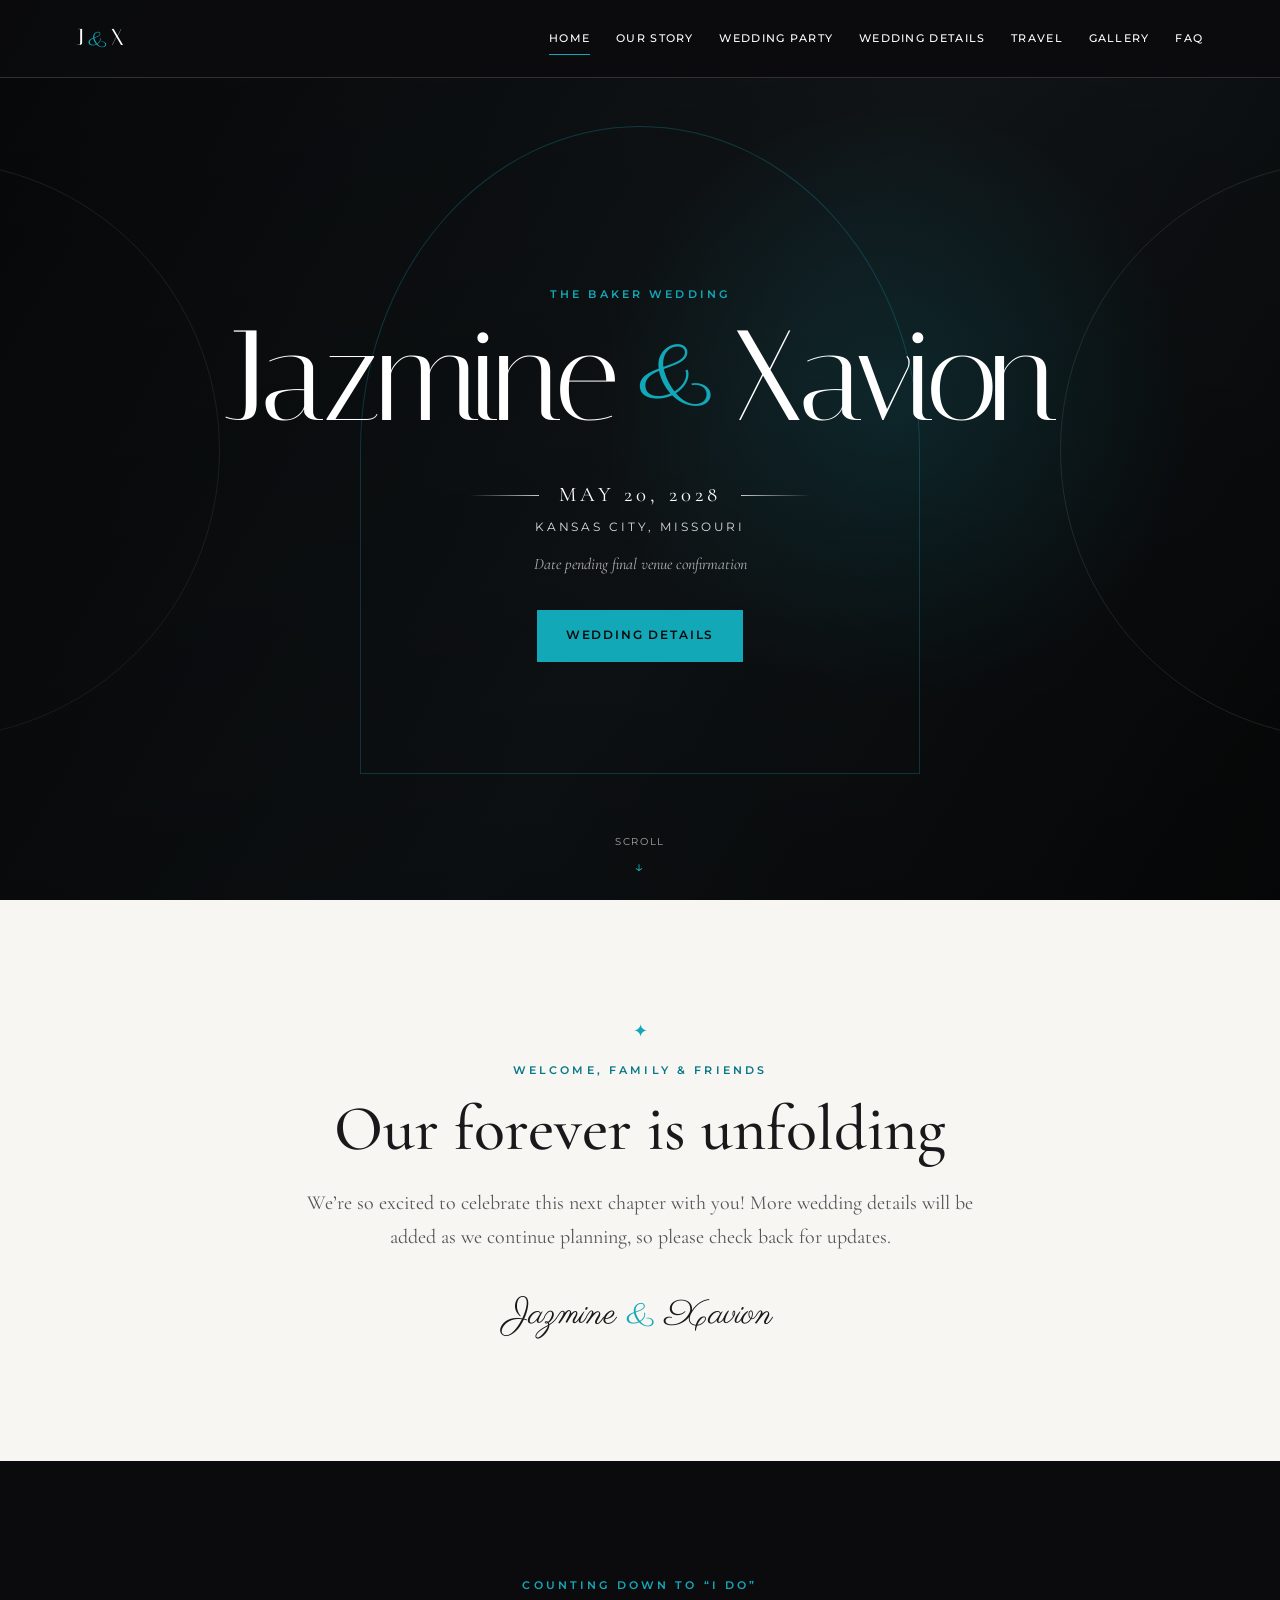
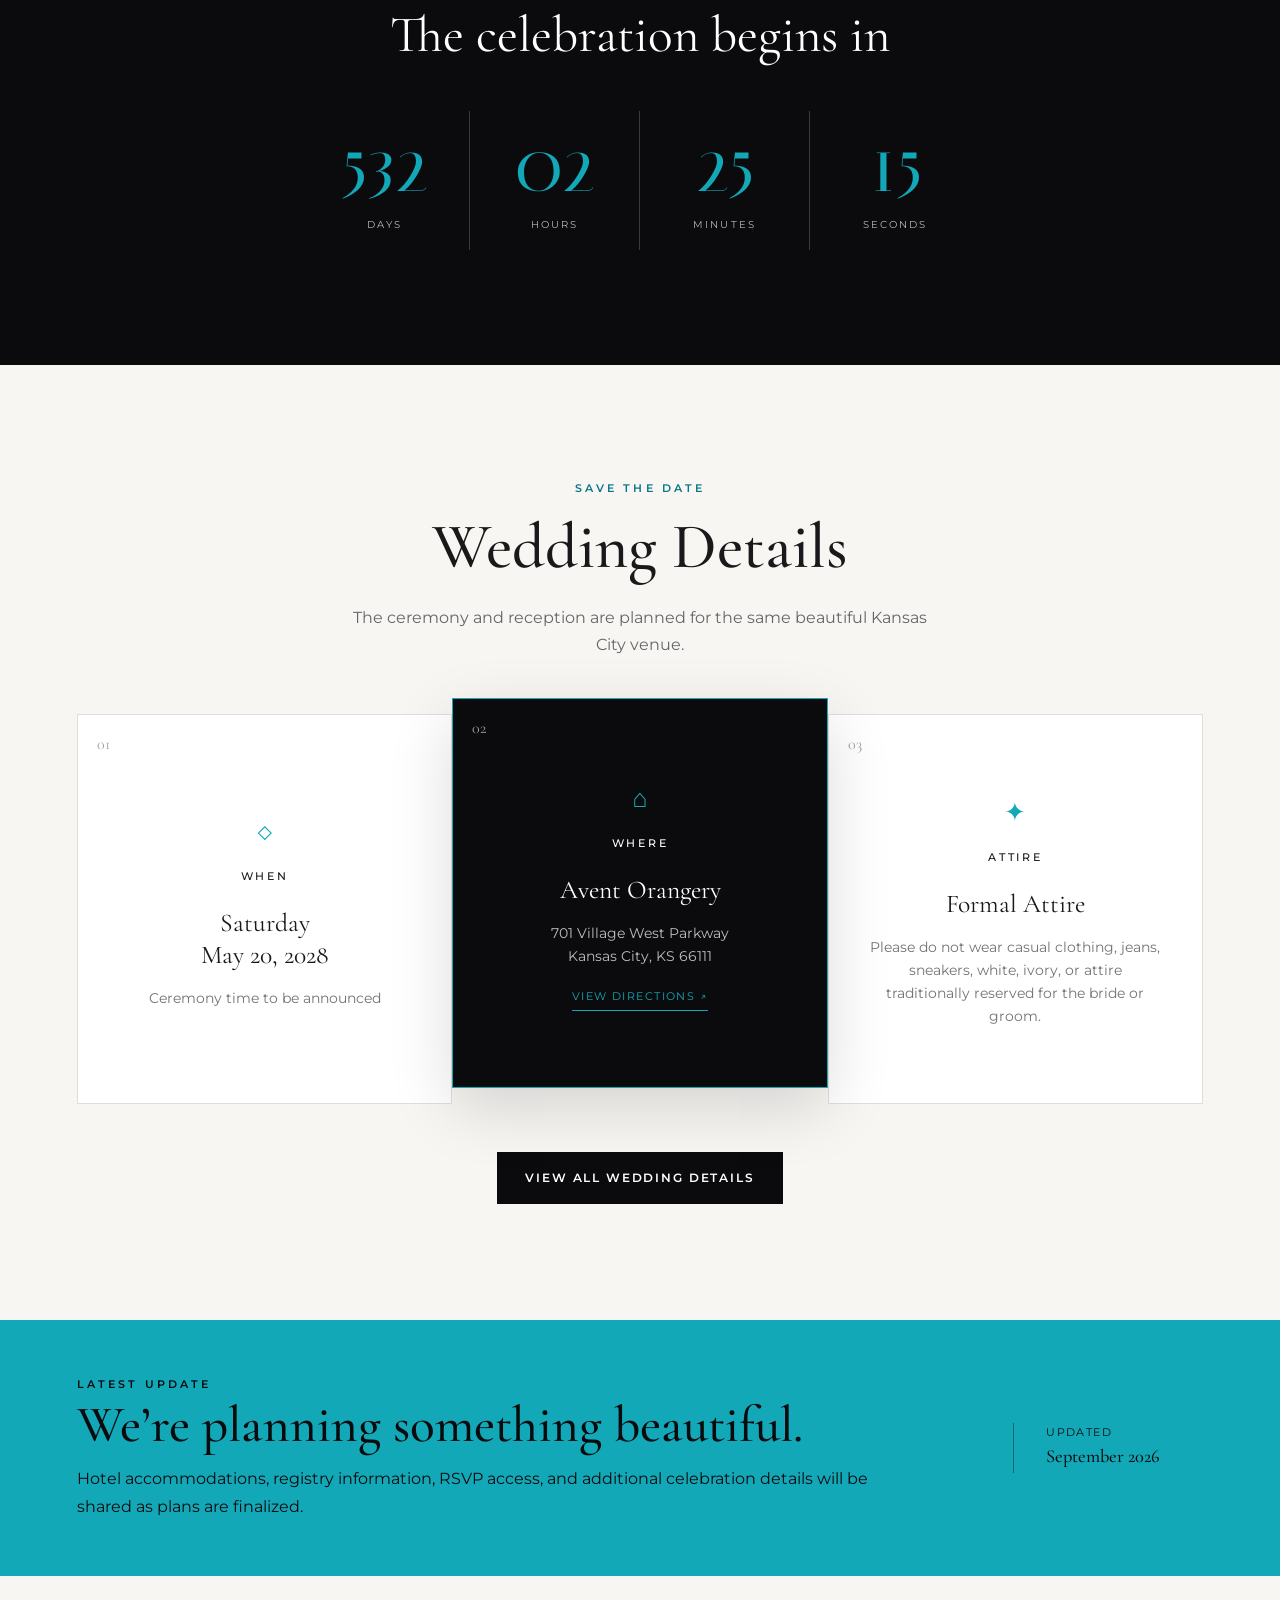
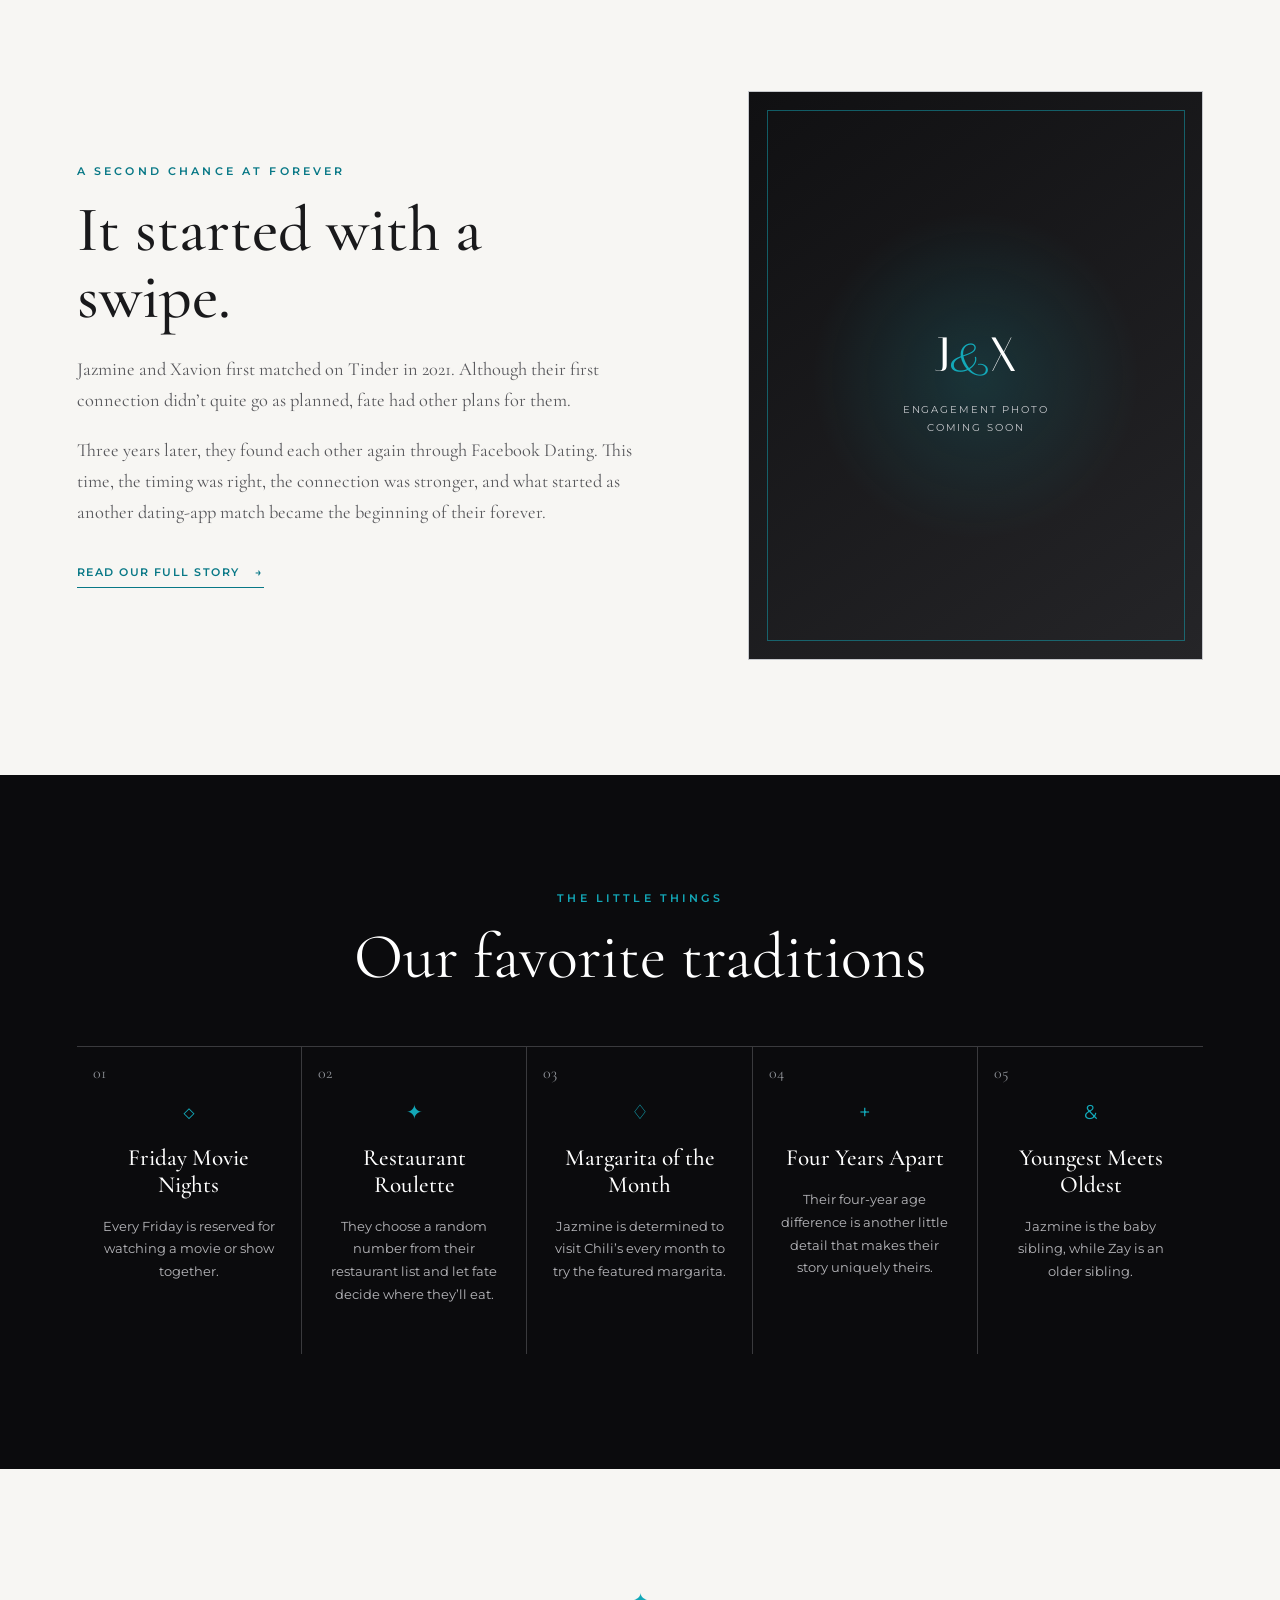
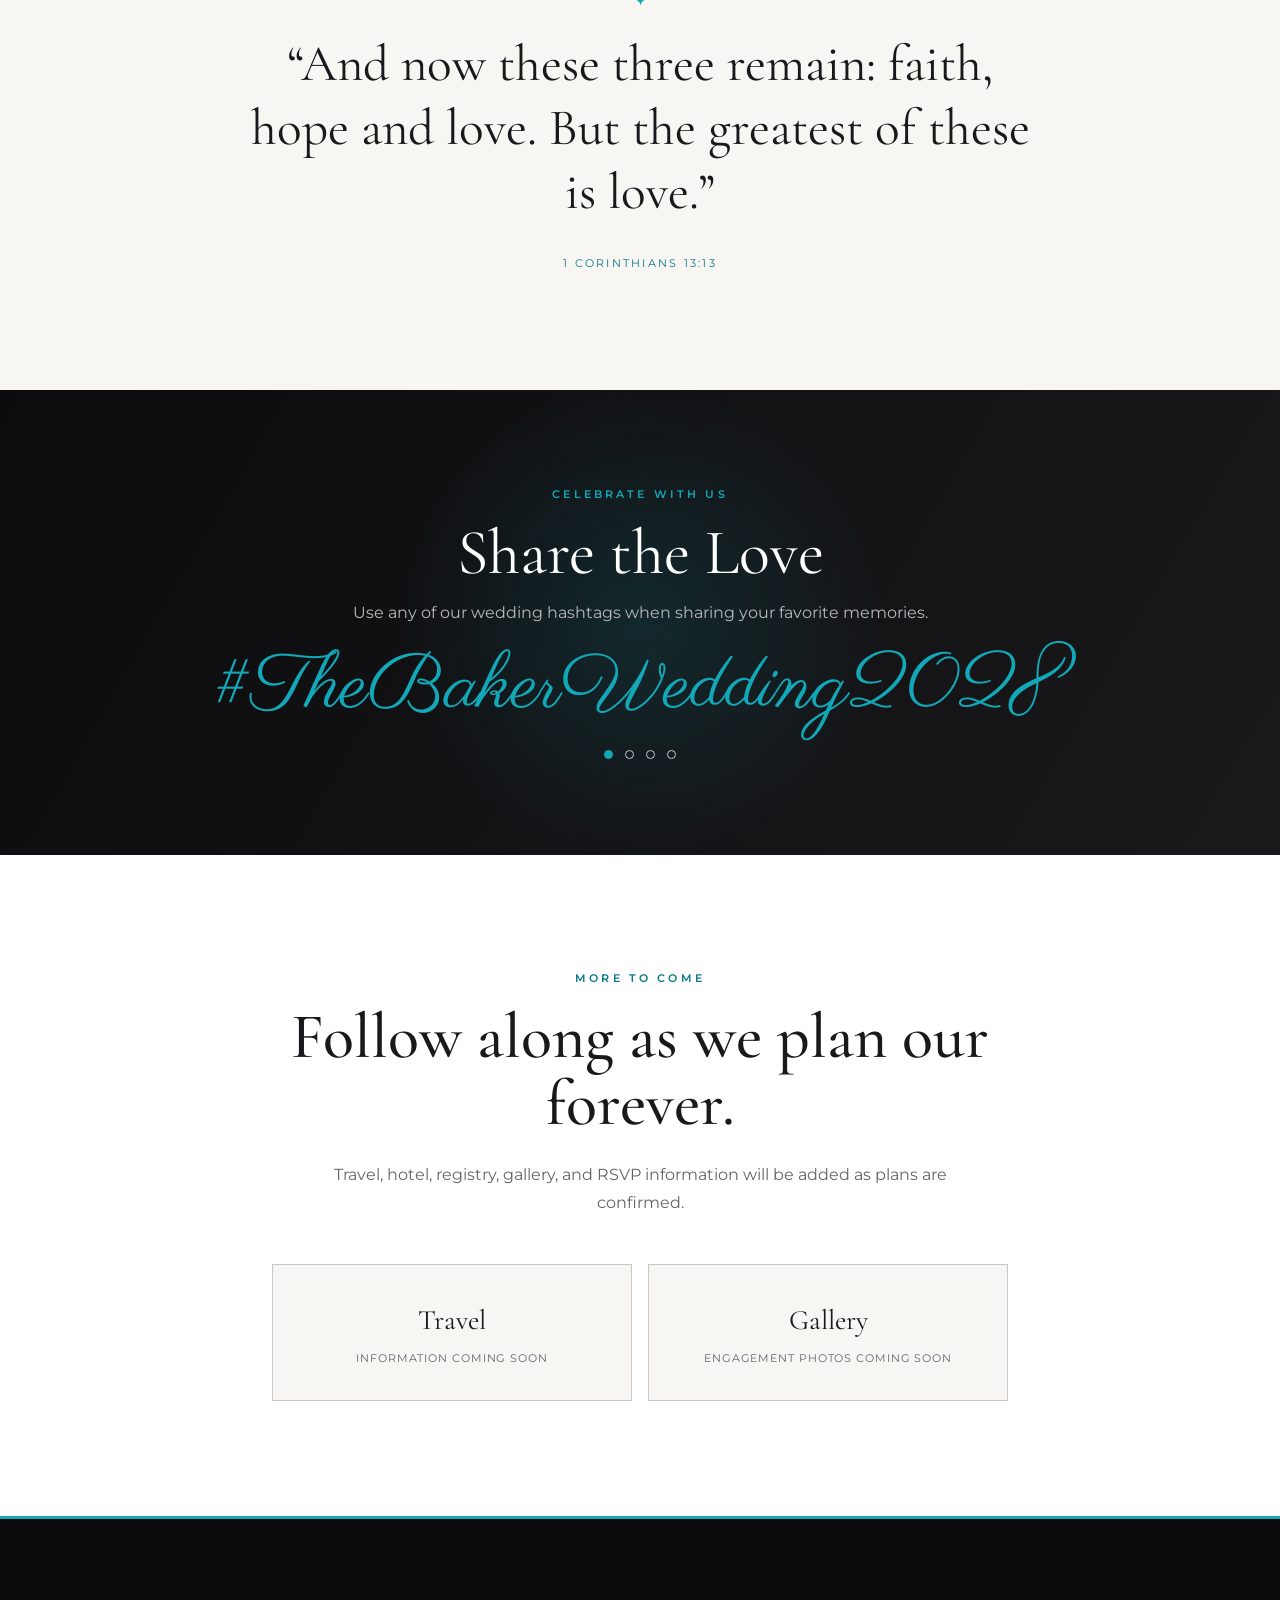
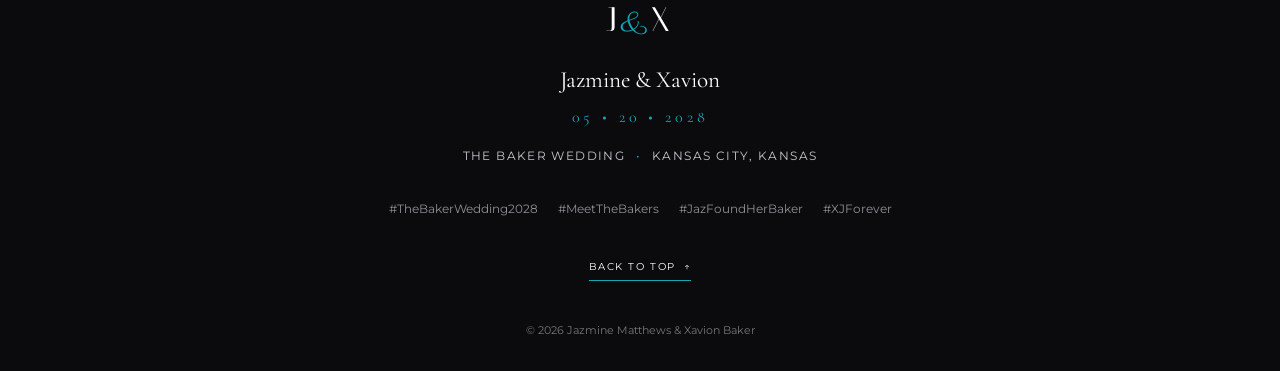
<file: index.html>
<!DOCTYPE html>
<html lang="en">
<head>
    <meta charset="UTF-8">

    <meta
        name="viewport"
        content="width=device-width, initial-scale=1.0"
    >

    <meta
        name="description"
        content="The official wedding website of Jazmine Matthews and Xavion Baker."
    >

    <meta
        name="theme-color"
        content="#0B0B0D"
    >

    <title>Jazmine & Xavion | The Baker Wedding</title>

    <!-- Google Fonts -->
    <link rel="preconnect" href="https://fonts.googleapis.com">

    <link
        rel="preconnect"
        href="https://fonts.gstatic.com"
        crossorigin
    >

    <link
        href="https://fonts.googleapis.com/css2?family=Cormorant+Garamond:wght@400;500;600&family=Italiana&family=Montserrat:wght@400;500;600&family=Parisienne&display=swap"
        rel="stylesheet"
    >

    <!-- Website Styles -->
    <link rel="stylesheet" href="css/styles.css">
    <link rel="stylesheet" href="css/pages/home.css">
    <link rel="stylesheet" href="css/responsive.css">
</head>

<body>

    <!-- Accessibility Skip Link -->
    <a class="skip-link" href="#main-content">
        Skip to main content
    </a>


    <!-- =========================
         HEADER AND NAVIGATION
    ========================== -->

    <header class="site-header" id="top">

        <div class="header-container">

            <a
                class="site-logo"
                href="index.html"
                aria-label="Jazmine and Xavion wedding homepage"
            >
                J<span>&</span>X
            </a>

            <button
                class="menu-toggle"
                type="button"
                aria-expanded="false"
                aria-controls="main-navigation"
                aria-label="Open navigation menu"
            >
                <span></span>
                <span></span>
                <span></span>
            </button>

            <nav
                class="main-navigation"
                id="main-navigation"
                aria-label="Main navigation"
            >
                <ul>
                    <li>
                        <a class="active" href="index.html">
                            Home
                        </a>
                    </li>

                    <li>
                        <a href="pages/our-story.html">
                            Our Story
                        </a>
                    </li>

                    <li>
                        <a href="pages/wedding-party.html">
                            Wedding Party
                        </a>
                    </li>

                    <li>
                        <a href="pages/wedding-details.html">
                            Wedding Details
                        </a>
                    </li>

                    <li>
                        <a href="pages/travel.html">
                            Travel
                        </a>
                    </li>

                    <li>
                        <a href="pages/gallery.html">
                            Gallery
                        </a>
                    </li>

                    <!--
                    Keep the Registry and RSVP links commented out
                    until those pages are ready to publish.

                    <li>
                        <a href="pages/registry.html">
                            Registry
                        </a>
                    </li>

                    <li>
                        <a href="pages/rsvp.html">
                            RSVP
                        </a>
                    </li>
                    -->

                    <li>
                        <a href="pages/faq.html">
                            FAQ
                        </a>
                    </li>
                </ul>
            </nav>

        </div>

    </header>


    <main id="main-content">


        <!-- =========================
             HERO SECTION
        ========================== -->

        <section
            class="hero-section"
            aria-labelledby="hero-heading"
        >

            <div class="hero-overlay"></div>

            <div class="hero-decoration hero-decoration-left"></div>
            <div class="hero-decoration hero-decoration-right"></div>

            <div class="hero-content">

                <p class="eyebrow">
                    The Baker Wedding
                </p>

                <h1 id="hero-heading">
                    <span class="bride-name">Jazmine</span>

                    <span class="hero-ampersand">&</span>

                    <span class="groom-name">Xavion</span>
                </h1>

                <div class="hero-date">

                    <span
                        class="decorative-line"
                        aria-hidden="true"
                    ></span>

                    <p>May 20, 2028</p>

                    <span
                        class="decorative-line"
                        aria-hidden="true"
                    ></span>

                </div>

                <p class="hero-location">
                    Kansas City, Missouri
                </p>

                <p class="pending-notice">
                    Date pending final venue confirmation
                </p>

                <div class="hero-buttons">

                    <a
                        class="button button-primary"
                        href="pages/wedding-details.html"
                    >
                        Wedding Details
                    </a>

                    <!--
                    Activate this button when RSVPs officially open.

                    <a
                        class="button button-secondary"
                        href="pages/rsvp.html"
                    >
                        RSVP
                    </a>
                    -->

                </div>

            </div>

            <a
                class="scroll-indicator"
                href="#welcome"
                aria-label="Continue to the welcome section"
            >
                <span>Scroll</span>
                <span aria-hidden="true">↓</span>
            </a>

        </section>


        <!-- =========================
             WELCOME SECTION
        ========================== -->

        <section
            class="welcome-section section-padding"
            id="welcome"
            aria-labelledby="welcome-heading"
        >

            <div class="section-container narrow-container">

                <div
                    class="small-ornament"
                    aria-hidden="true"
                >
                    ✦
                </div>

                <p class="section-label">
                    Welcome, Family & Friends
                </p>

                <h2 id="welcome-heading">
                    Our forever is unfolding
                </h2>

                <p class="welcome-message">
                    We’re so excited to celebrate this next chapter
                    with you! More wedding details will be added as
                    we continue planning, so please check back for
                    updates.
                </p>

                <p class="couple-signature">
                    Jazmine <span>&</span> Xavion
                </p>

            </div>

        </section>


        <!-- =========================
             COUNTDOWN SECTION
        ========================== -->

        <section
            class="countdown-section section-dark"
            aria-labelledby="countdown-heading"
        >

            <div class="section-container">

                <p class="section-label">
                    Counting Down to “I Do”
                </p>

                <h2 id="countdown-heading">
                    The celebration begins in
                </h2>

                <div
                    class="countdown-grid"
                    aria-live="polite"
                    aria-label="Wedding countdown"
                >

                    <div class="countdown-item">
                        <span
                            class="countdown-number"
                            id="countdown-days"
                        >
                            00
                        </span>

                        <span class="countdown-label">
                            Days
                        </span>
                    </div>

                    <div class="countdown-item">
                        <span
                            class="countdown-number"
                            id="countdown-hours"
                        >
                            00
                        </span>

                        <span class="countdown-label">
                            Hours
                        </span>
                    </div>

                    <div class="countdown-item">
                        <span
                            class="countdown-number"
                            id="countdown-minutes"
                        >
                            00
                        </span>

                        <span class="countdown-label">
                            Minutes
                        </span>
                    </div>

                    <div class="countdown-item">
                        <span
                            class="countdown-number"
                            id="countdown-seconds"
                        >
                            00
                        </span>

                        <span class="countdown-label">
                            Seconds
                        </span>
                    </div>

                </div>

            </div>

        </section>


        <!-- =========================
             QUICK DETAILS SECTION
        ========================== -->

        <section
            class="quick-details-section section-padding"
            aria-labelledby="details-heading"
        >

            <div class="section-container">

                <div class="section-heading">

                    <p class="section-label">
                        Save the Date
                    </p>

                    <h2 id="details-heading">
                        Wedding Details
                    </h2>

                    <p>
                        The ceremony and reception are planned for
                        the same beautiful Kansas City venue.
                    </p>

                </div>

                <div class="details-card-grid">


                    <!-- Date Card -->

                    <article class="detail-card">

                        <span
                            class="card-number"
                            aria-hidden="true"
                        >
                            01
                        </span>

                        <div
                            class="detail-icon"
                            aria-hidden="true"
                        >
                            ◇
                        </div>

                        <h3>When</h3>

                        <p class="detail-feature">
                            Saturday
                            <br>
                            May 20, 2028
                        </p>

                        <p class="detail-description">
                            Ceremony time to be announced
                        </p>

                    </article>


                    <!-- Venue Card -->

                    <article class="detail-card featured-card">

                        <span
                            class="card-number"
                            aria-hidden="true"
                        >
                            02
                        </span>

                        <div
                            class="detail-icon"
                            aria-hidden="true"
                        >
                            ⌂
                        </div>

                        <h3>Where</h3>

                        <p class="detail-feature">
                            Avent Orangery
                        </p>

                        <address class="detail-description">
                            701 Village West Parkway
                            <br>
                            Kansas City, KS 66111
                        </address>

                        <a
                            class="card-link"
                            href="https://maps.google.com/?q=701+Village+West+Pkwy+Kansas+City+KS+66111"
                            target="_blank"
                            rel="noopener noreferrer"
                        >
                            View Directions
                            <span aria-hidden="true">↗</span>
                        </a>

                    </article>


                    <!-- Attire Card -->

                    <article class="detail-card">

                        <span
                            class="card-number"
                            aria-hidden="true"
                        >
                            03
                        </span>

                        <div
                            class="detail-icon"
                            aria-hidden="true"
                        >
                            ✦
                        </div>

                        <h3>Attire</h3>

                        <p class="detail-feature">
                            Formal Attire
                        </p>

                        <p class="detail-description">
                            Please do not wear casual clothing, jeans,
                            sneakers, white, ivory, or attire
                            traditionally reserved for the bride
                            or groom.
                        </p>

                    </article>

                </div>

                <div class="details-button-container">

                    <a
                        class="button button-dark"
                        href="pages/wedding-details.html"
                    >
                        View All Wedding Details
                    </a>

                </div>

            </div>

        </section>


        <!-- =========================
             LATEST UPDATE
        ========================== -->

        <section
            class="latest-update-section"
            aria-labelledby="update-heading"
        >

            <div class="section-container update-container">

                <div class="update-content">

                    <p class="section-label">
                        Latest Update
                    </p>

                    <h2 id="update-heading">
                        We’re planning something beautiful.
                    </h2>

                    <p>
                        Hotel accommodations, registry information,
                        RSVP access, and additional celebration
                        details will be shared as plans are finalized.
                    </p>

                </div>

                <div class="update-date">

                    <span>Updated</span>

                    <strong>
                        September 2026
                    </strong>

                </div>

            </div>

        </section>


        <!-- =========================
             OUR STORY PREVIEW
        ========================== -->

        <section
            class="story-preview-section section-padding"
            aria-labelledby="story-heading"
        >

            <div class="section-container story-preview-grid">


                <!-- Story Copy -->

                <div class="story-preview-content">

                    <p class="section-label">
                        A Second Chance at Forever
                    </p>

                    <h2 id="story-heading">
                        It started with a swipe.
                    </h2>

                    <p>
                        Jazmine and Xavion first matched on Tinder in
                        2021. Although their first connection didn’t
                        quite go as planned, fate had other plans for
                        them.
                    </p>

                    <p>
                        Three years later, they found each other again
                        through Facebook Dating. This time, the timing
                        was right, the connection was stronger, and
                        what started as another dating-app match became
                        the beginning of their forever.
                    </p>

                    <a
                        class="text-link"
                        href="pages/our-story.html"
                    >
                        Read Our Full Story
                        <span aria-hidden="true">→</span>
                    </a>

                </div>


                <!-- Engagement Photo Placeholder -->

                <div class="story-photo-wrapper">

                    <!--
                    Replace this placeholder with:

                    <img
                        src="assets/images/couple/engagement/jazmine-xavion-01.jpg"
                        alt="Jazmine and Xavion during their engagement session"
                    >
                    -->

                    <div
                        class="photo-placeholder"
                        role="img"
                        aria-label="Engagement photo coming soon"
                    >

                        <div class="photo-placeholder-border"></div>

                        <div class="placeholder-monogram">
                            J<span>&</span>X
                        </div>

                        <p>
                            Engagement Photo
                            <br>
                            Coming Soon
                        </p>

                    </div>

                </div>

            </div>

        </section>


        <!-- =========================
             TRADITIONS AND FUN FACTS
        ========================== -->

        <section
            class="traditions-section section-dark"
            aria-labelledby="traditions-heading"
        >

            <div class="section-container">

                <div class="section-heading">

                    <p class="section-label">
                        The Little Things
                    </p>

                    <h2 id="traditions-heading">
                        Our favorite traditions
                    </h2>

                </div>

                <div class="traditions-grid">


                    <!-- Movie Nights -->

                    <article class="tradition-card">

                        <span
                            class="tradition-number"
                            aria-hidden="true"
                        >
                            01
                        </span>

                        <div
                            class="tradition-icon"
                            aria-hidden="true"
                        >
                            ◇
                        </div>

                        <h3>
                            Friday Movie Nights
                        </h3>

                        <p>
                            Every Friday is reserved for watching
                            a movie or show together.
                        </p>

                    </article>


                    <!-- Restaurant Roulette -->

                    <article class="tradition-card">

                        <span
                            class="tradition-number"
                            aria-hidden="true"
                        >
                            02
                        </span>

                        <div
                            class="tradition-icon"
                            aria-hidden="true"
                        >
                            ✦
                        </div>

                        <h3>
                            Restaurant Roulette
                        </h3>

                        <p>
                            They choose a random number from their
                            restaurant list and let fate decide
                            where they’ll eat.
                        </p>

                    </article>


                    <!-- Margarita of the Month -->

                    <article class="tradition-card">

                        <span
                            class="tradition-number"
                            aria-hidden="true"
                        >
                            03
                        </span>

                        <div
                            class="tradition-icon"
                            aria-hidden="true"
                        >
                            ♢
                        </div>

                        <h3>
                            Margarita of the Month
                        </h3>

                        <p>
                            Jazmine is determined to visit Chili’s
                            every month to try the featured margarita.
                        </p>

                    </article>


                    <!-- Age Difference -->

                    <article class="tradition-card">

                        <span
                            class="tradition-number"
                            aria-hidden="true"
                        >
                            04
                        </span>

                        <div
                            class="tradition-icon"
                            aria-hidden="true"
                        >
                            +
                        </div>

                        <h3>
                            Four Years Apart
                        </h3>

                        <p>
                            Their four-year age difference is another
                            little detail that makes their story
                            uniquely theirs.
                        </p>

                    </article>


                    <!-- Sibling Fact -->

                    <article class="tradition-card">

                        <span
                            class="tradition-number"
                            aria-hidden="true"
                        >
                            05
                        </span>

                        <div
                            class="tradition-icon"
                            aria-hidden="true"
                        >
                            &
                        </div>

                        <h3>
                            Youngest Meets Oldest
                        </h3>

                        <p>
                            Jazmine is the baby sibling, while Zay
                            is an older sibling.
                        </p>

                    </article>

                </div>

            </div>

        </section>


        <!-- =========================
             SCRIPTURE SECTION
        ========================== -->

        <section
            class="scripture-section section-padding"
            aria-labelledby="scripture-heading"
        >

            <div class="section-container narrow-container">

                <div
                    class="small-ornament"
                    aria-hidden="true"
                >
                    ✦
                </div>

                <h2
                    class="visually-hidden"
                    id="scripture-heading"
                >
                    Marriage Scripture
                </h2>

                <blockquote>
                    “And now these three remain: faith, hope and love.
                    But the greatest of these is love.”
                </blockquote>

                <cite>
                    1 Corinthians 13:13
                </cite>

                <!--
                Replace the verse or add the couple’s preferred
                Bible translation after they confirm it.
                -->

            </div>

        </section>


        <!-- =========================
     HASHTAG CAROUSEL
========================== -->

<section
    class="hashtag-section"
    aria-labelledby="hashtag-heading"
>

    <div class="section-container">

        <p class="section-label">
            Celebrate With Us
        </p>

        <h2 id="hashtag-heading">
            Share the Love
        </h2>

        <p class="hashtag-instructions">
            Use any of our wedding hashtags when sharing
            your favorite memories.
        </p>

        <div
            class="hashtag-carousel"
            aria-live="polite"
            aria-atomic="true"
        >

            <p
                class="hashtag-text"
                id="hashtag-text"
            >
                #TheBakerWedding2028
            </p>

        </div>

        <div
            class="hashtag-controls"
            role="group"
            aria-label="Choose a wedding hashtag"
        >

            <button
                class="hashtag-dot active"
                type="button"
                data-hashtag-index="0"
                aria-label="Show The Baker Wedding 2028 hashtag"
                aria-pressed="true"
            ></button>

            <button
                class="hashtag-dot"
                type="button"
                data-hashtag-index="1"
                aria-label="Show Meet the Bakers hashtag"
                aria-pressed="false"
            ></button>

            <button
                class="hashtag-dot"
                type="button"
                data-hashtag-index="2"
                aria-label="Show Jaz Found Her Baker hashtag"
                aria-pressed="false"
            ></button>

            <button
                class="hashtag-dot"
                type="button"
                data-hashtag-index="3"
                aria-label="Show X J Forever hashtag"
                aria-pressed="false"
            ></button>

        </div>

    </div>

</section>

        <!-- =========================
             COMING SOON LINKS
        ========================== -->

        <section
            class="coming-soon-section section-padding"
            aria-labelledby="coming-soon-heading"
        >

            <div class="section-container">

                <p class="section-label">
                    More to Come
                </p>

                <h2 id="coming-soon-heading">
                    Follow along as we plan our forever.
                </h2>

                <p>
                    Travel, hotel, registry, gallery, and RSVP
                    information will be added as plans are confirmed.
                </p>

                <div class="coming-soon-links">

                    <a
                        class="coming-soon-card"
                        href="pages/travel.html"
                    >
                        <span>Travel</span>
                        <small>Information coming soon</small>
                    </a>

                    <a
                        class="coming-soon-card"
                        href="pages/gallery.html"
                    >
                        <span>Gallery</span>
                        <small>Engagement photos coming soon</small>
                    </a>

                    <!--
                    Keep these cards hidden until the pages are ready.

                    <a
                        class="coming-soon-card"
                        href="pages/registry.html"
                    >
                        <span>Registry</span>
                        <small>Details coming soon</small>
                    </a>

                    <a
                        class="coming-soon-card"
                        href="pages/rsvp.html"
                    >
                        <span>RSVP</span>
                        <small>RSVPs are not open yet</small>
                    </a>
                    -->

                </div>

            </div>

        </section>


    </main>


    <!-- =========================
         FOOTER
    ========================== -->

    <footer class="site-footer">

        <div class="footer-container">

            <a
                class="footer-monogram"
                href="#top"
                aria-label="Return to the top of the page"
            >
                J<span>&</span>X
            </a>

            <p class="footer-names">
                Jazmine & Xavion
            </p>

            <p class="footer-date">
                05 • 20 • 2028
            </p>

            <p class="footer-location">
                The Baker Wedding
                <span aria-hidden="true">•</span>
                Kansas City, Kansas
            </p>

            <div class="footer-hashtags">
                <span>#TheBakerWedding2028</span>
                <span>#MeetTheBakers</span>
                <span>#JazFoundHerBaker</span>
                <span>#XJForever</span>
            </div>

            <a class="back-to-top" href="#top">
                Back to Top
                <span aria-hidden="true">↑</span>
            </a>

            <p class="copyright">
                &copy; <span id="copyright-year"></span>
                Jazmine Matthews & Xavion Baker
            </p>

        </div>

    </footer>


    <!-- Website JavaScript -->
    <script src="js/main.js"></script>
    <script src="js/countdown.js"></script>
    <script src="js/hashtag-carousel.js"></script>


</body>
</html>
</file>
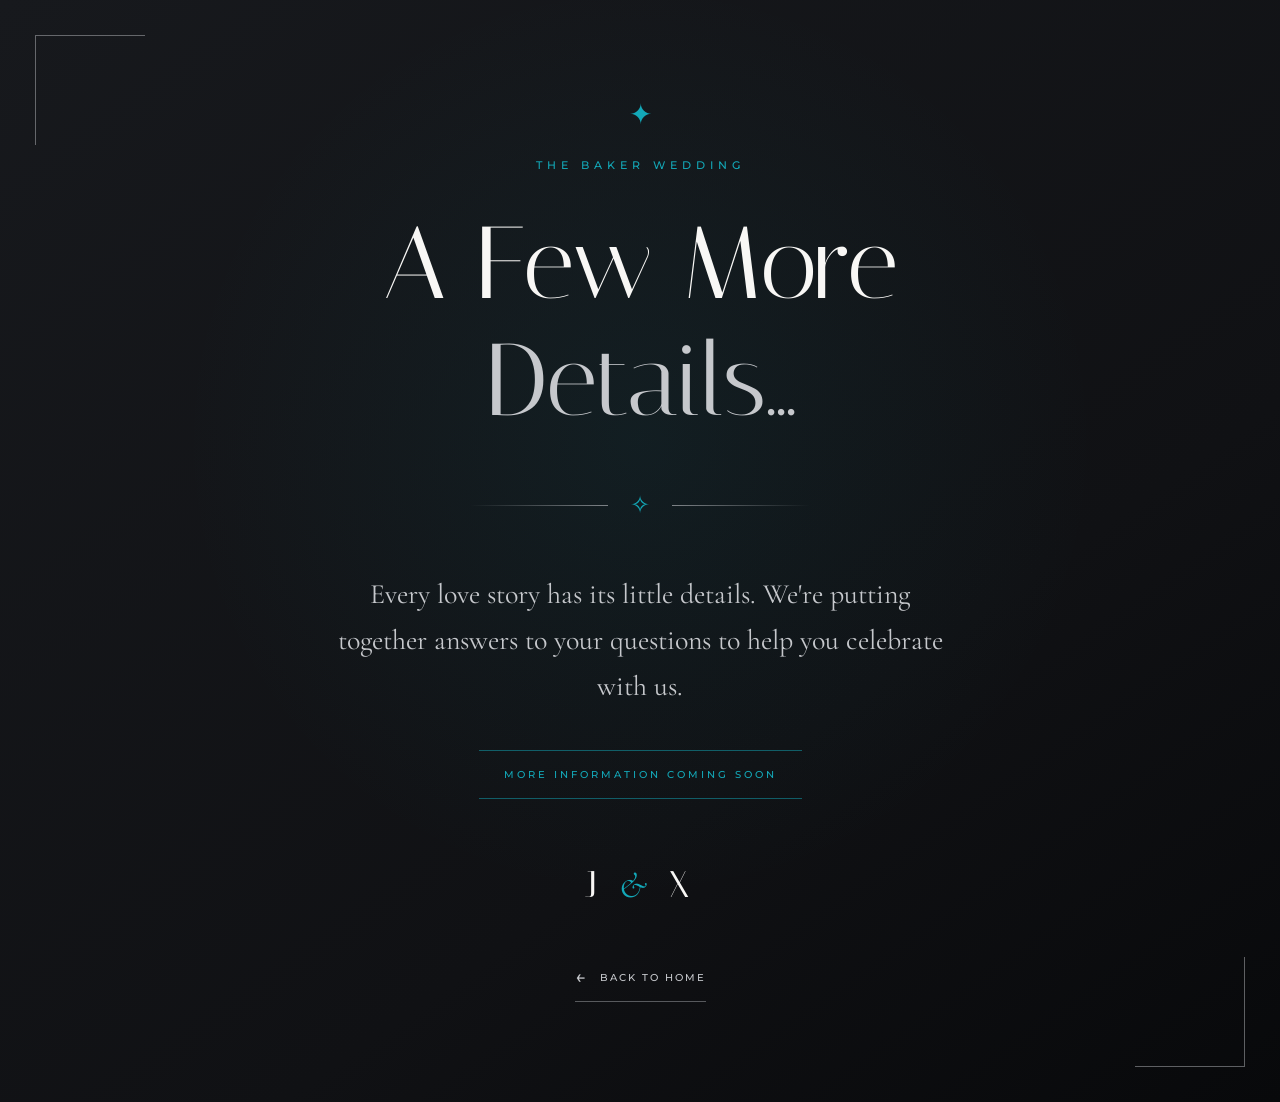
<file: pages/faq.html>
<!DOCTYPE html>
<html lang="en">

<head>
    <meta charset="UTF-8">
    <meta name="viewport" content="width=device-width, initial-scale=1.0">

    <meta
        name="description"
        content="Frequently asked questions about the wedding of Jazmine and Xavion Baker."
    >

    <title>FAQs | Jazmine & Xavion</title>

    <!-- Global Styles -->
    <link rel="stylesheet" href="../css/styles.css">
    <link rel="stylesheet" href="../css/responsive.css">

    <!-- FAQ Page Styles -->
    <link rel="stylesheet" href="../css/pages/faq.css">

    <!-- Google Fonts -->
    <link rel="preconnect" href="https://fonts.googleapis.com">
    <link rel="preconnect" href="https://fonts.gstatic.com" crossorigin>

    <link
        href="https://fonts.googleapis.com/css2?family=Cormorant+Garamond:wght@300;400;500;600&family=Italiana&family=Montserrat:wght@300;400;500;600&display=swap"
        rel="stylesheet"
    >
</head>

<body class="faq-page">

    <!-- =====================================
         FAQ PLACEHOLDER
    ===================================== -->

    <main>

        <section class="faq-placeholder">

            <div class="faq-decoration faq-decoration-top"></div>
            <div class="faq-decoration faq-decoration-bottom"></div>

            <div class="faq-content">

                <!-- Decorative Ornament -->
                <div class="faq-ornament" aria-hidden="true">
                    ✦
                </div>

                <!-- Eyebrow Text -->
                <p class="faq-eyebrow">
                    THE BAKER WEDDING
                </p>

                <!-- Main Heading -->
                <h1>
                    A Few More
                    <span>Details...</span>
                </h1>

                <!-- Decorative Divider -->
                <div class="faq-divider" aria-hidden="true">
                    <span></span>
                    <strong>✧</strong>
                    <span></span>
                </div>

                <!-- Placeholder Message -->
                <p class="faq-description">
                    Every love story has its little details.
                    We're putting together answers to your
                    questions to help you celebrate with us.
                </p>

                <p class="faq-coming-soon">
                    MORE INFORMATION COMING SOON
                </p>

                <!-- Monogram -->
                <div class="faq-monogram" aria-label="Jazmine and Xavion">
                    J <span>&</span> X
                </div>

                <!-- Navigation -->
                <a href="../index.html" class="faq-home-link">
                    <span aria-hidden="true">←</span>
                    BACK TO HOME
                </a>

            </div>

        </section>

    </main>

</body>
</html>
</file>
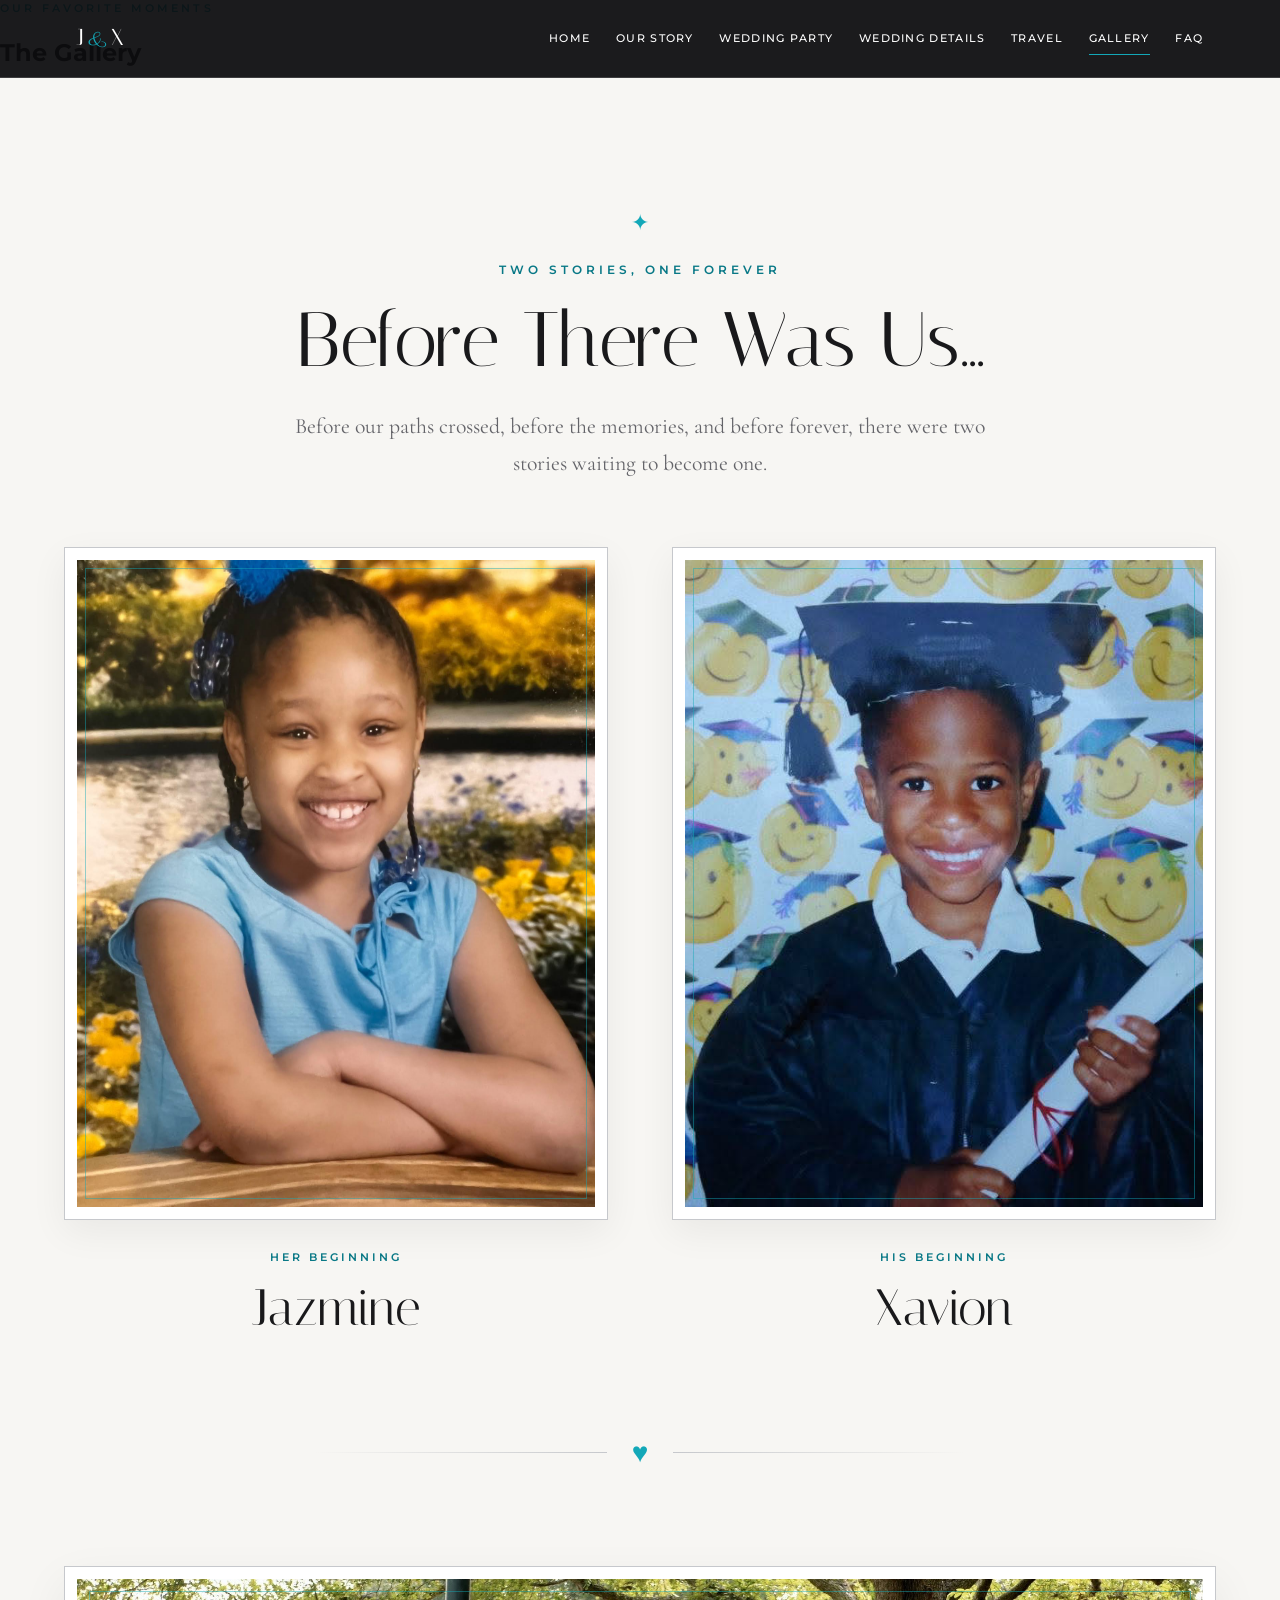
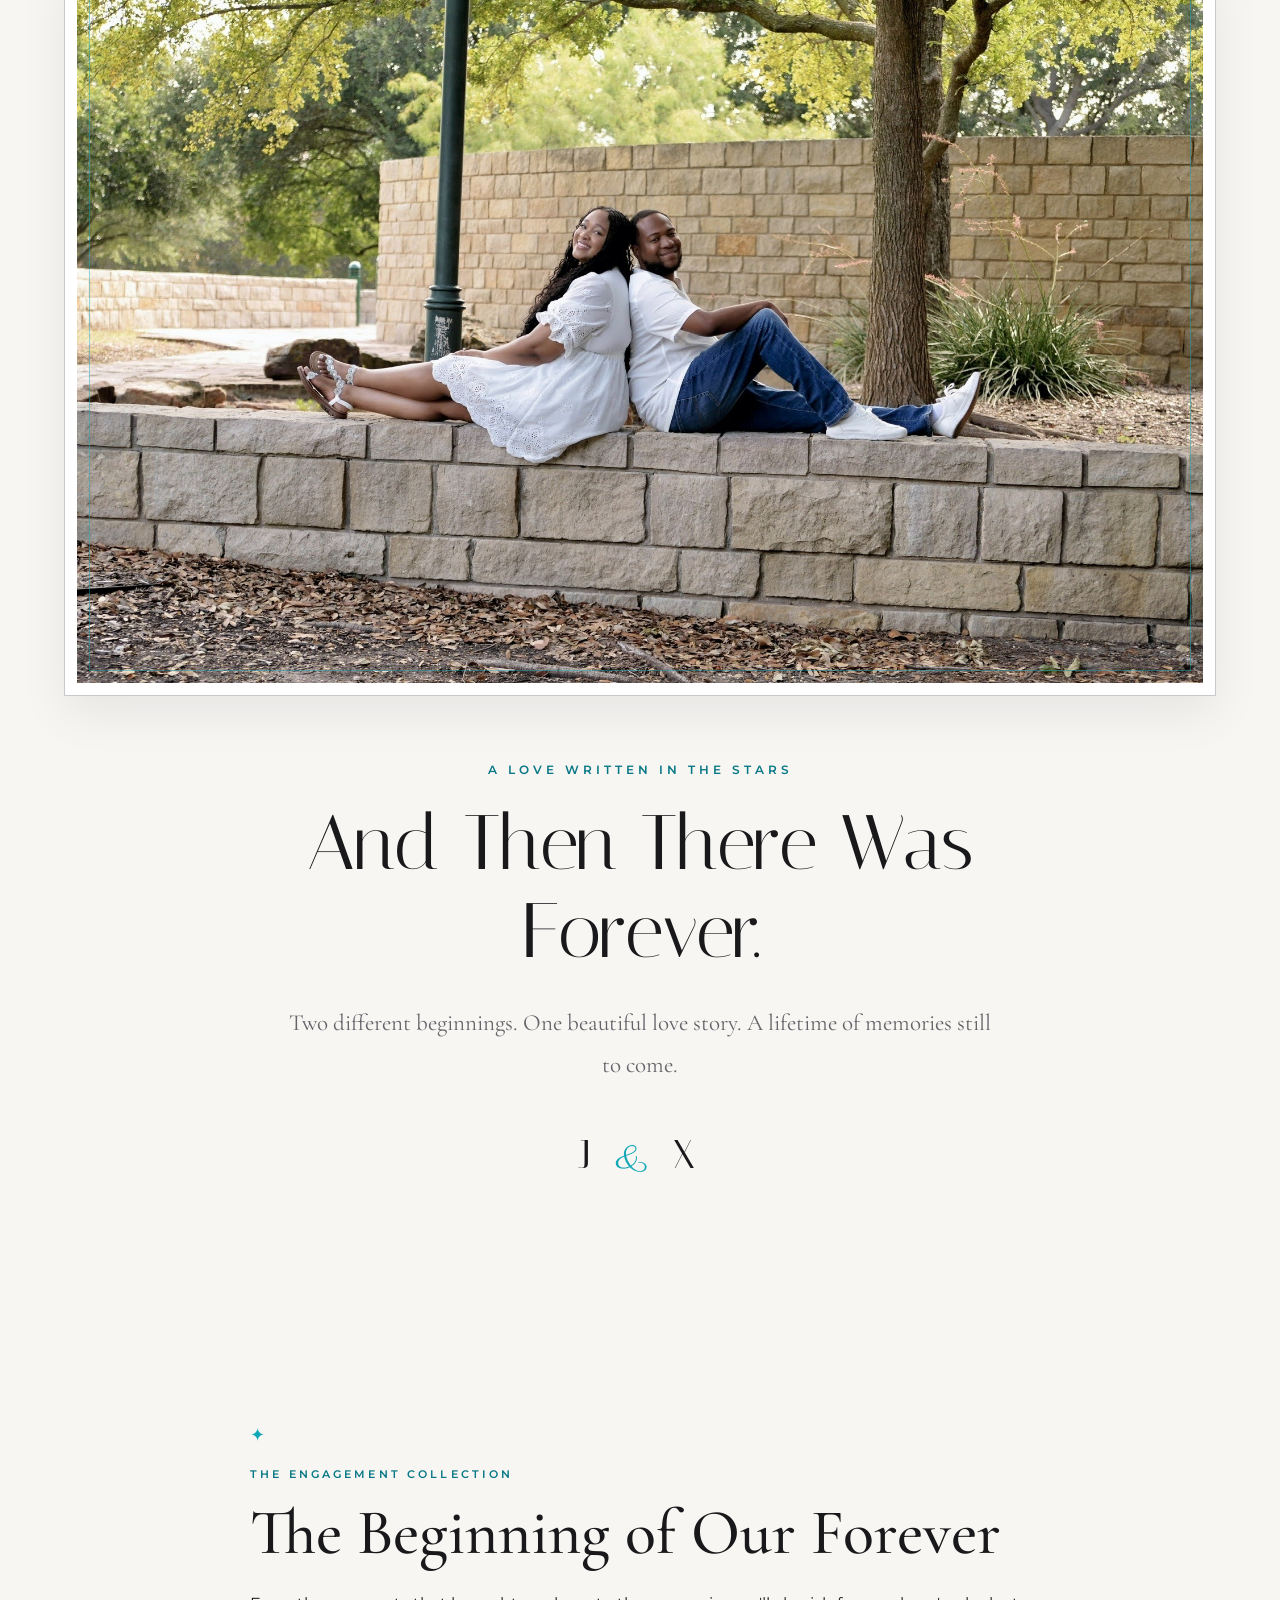
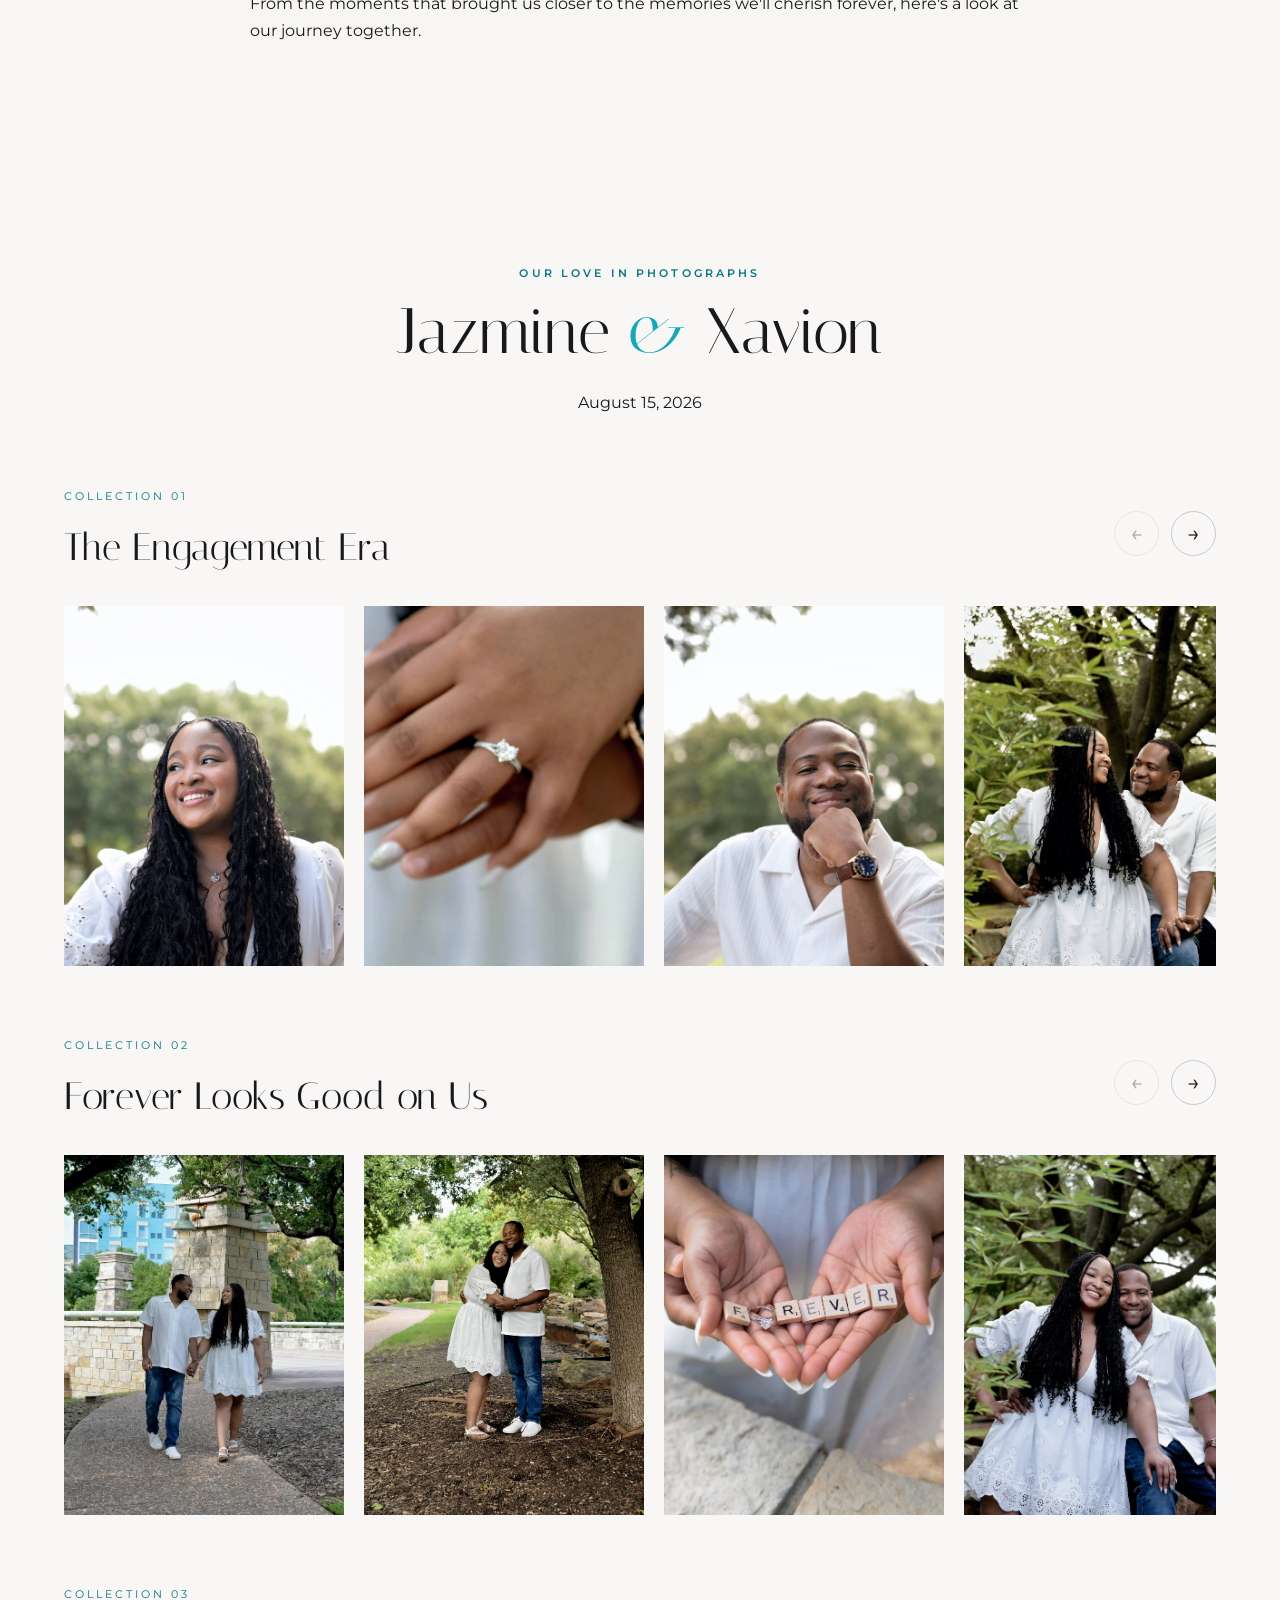
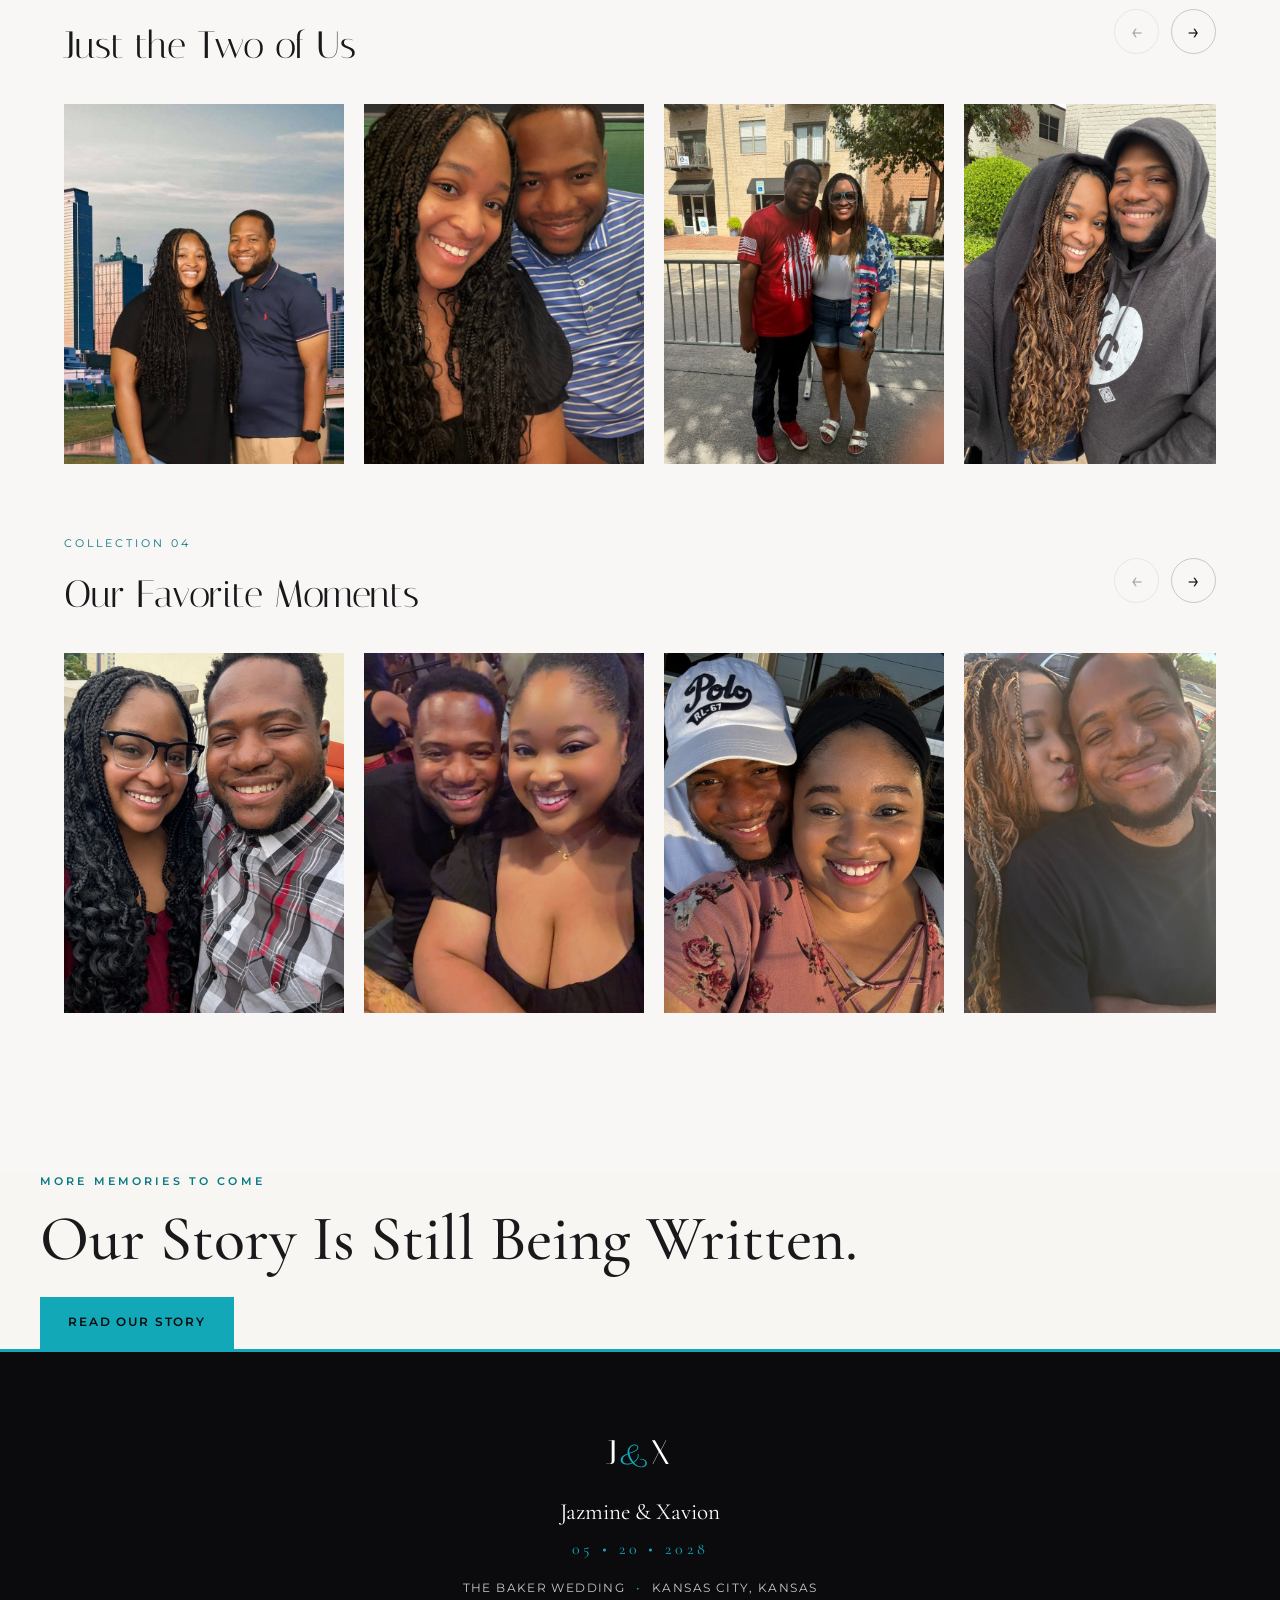
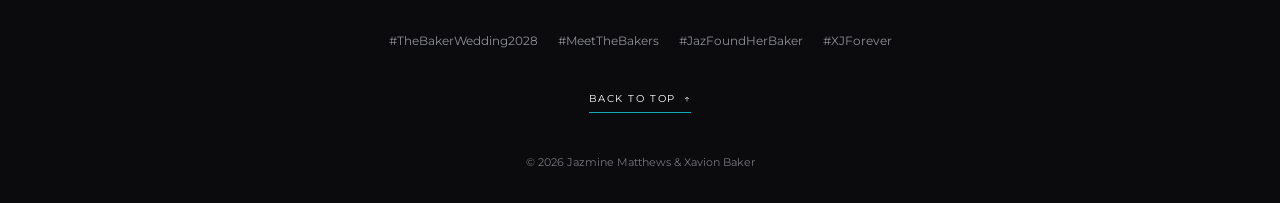
<file: pages/gallery.html>
<!DOCTYPE html>
<html lang="en">

<head>
    <meta charset="UTF-8">

    <meta
        name="viewport"
        content="width=device-width, initial-scale=1.0"
    >

    <meta
        name="description"
        content="Explore the love story, engagement photographs, and favorite memories of Jazmine and Xavion."
    >

    <meta name="theme-color" content="#0B0B0D">

    <title>Gallery | Jazmine & Xavion</title>

    <!-- Google Fonts -->
    <link rel="preconnect" href="https://fonts.googleapis.com">

    <link
        rel="preconnect"
        href="https://fonts.gstatic.com"
        crossorigin
    >

    <link
        href="https://fonts.googleapis.com/css2?family=Cormorant+Garamond:wght@400;500;600&family=Italiana&family=Montserrat:wght@400;500;600&family=Parisienne&display=swap"
        rel="stylesheet"
    >

    <!-- Website Styles -->
    <link rel="stylesheet" href="../css/styles.css">
    <link rel="stylesheet" href="../css/pages/gallery.css">
    <link rel="stylesheet" href="../css/responsive.css">
</head>

<body>

    <!-- Accessibility Skip Link -->
    <a class="skip-link" href="#main-content">
        Skip to main content
    </a>


    <!-- =========================
         HEADER AND NAVIGATION
    ========================== -->

    <header class="site-header" id="top">

        <div class="header-container">

            <a
                class="site-logo"
                href="../index.html"
                aria-label="Jazmine and Xavion wedding homepage"
            >
                J<span>&</span>X
            </a>

            <button
                class="menu-toggle"
                type="button"
                aria-expanded="false"
                aria-controls="main-navigation"
                aria-label="Open navigation menu"
            >
                <span></span>
                <span></span>
                <span></span>
            </button>

            <nav
                class="main-navigation"
                id="main-navigation"
                aria-label="Main navigation"
            >
                <ul>
                    <li>
                        <a href="../index.html">
                            Home
                        </a>
                    </li>

                    <li>
                        <a href="our-story.html">
                            Our Story
                        </a>
                    </li>

                    <li>
                        <a href="wedding-party.html">
                            Wedding Party
                        </a>
                    </li>

                    <li>
                        <a href="wedding-details.html">
                            Wedding Details
                        </a>
                    </li>

                    <li>
                        <a href="travel.html">
                            Travel
                        </a>
                    </li>

                    <li>
                        <a class="active" href="gallery.html" aria-current="page">
                            Gallery
                        </a>
                    </li>

                    <!--
                    Add when these pages are ready:

                    <li><a href="registry.html">Registry</a></li>
                    <li><a href="rsvp.html">RSVP</a></li>
                    -->

                    <li>
                        <a href="faq.html">
                            FAQ
                        </a>
                    </li>
                </ul>
            </nav>

        </div>

    </header>


    <main id="main-content">


        <!-- =========================
             PAGE HERO
        ========================== -->

        <section
            class="gallery-hero"
            aria-labelledby="gallery-page-heading"
        >

            <div
                class="gallery-hero-arch"
                aria-hidden="true"
            ></div>

            <div class="gallery-hero-content">

                <p class="eyebrow">
                    Our Favorite Moments
                </p>

                <h1 id="gallery-page-heading">
                    The Gallery
                </h1>

            </div>

        </section>


        <!-- =========================
             BEFORE THERE WAS US
             CHILDHOOD STORY SECTION
        ========================== -->

        <section
            class="gallery-love-story section-padding"
            aria-labelledby="gallery-love-story-heading"
        >

            <div class="section-container">

                <div class="gallery-story-heading">

                    <div
                        class="small-ornament"
                        aria-hidden="true"
                    >
                        ✦
                    </div>

                    <p class="section-label">
                        Two Stories, One Forever
                    </p>

                    <h2 id="gallery-love-story-heading">
                        Before There Was Us...
                    </h2>

                    <p>
                        Before our paths crossed, before the memories,
                        and before forever, there were two stories
                        waiting to become one.
                    </p>

                </div>


                <!-- CHILDHOOD PHOTOGRAPHS -->

                <div class="gallery-childhood-grid">

                    <!-- JAZMINE CHILDHOOD PHOTO -->

                    <figure class="gallery-childhood-card">

                        <div class="gallery-childhood-image">

                            <!-- REPLACE PHOTO PATH BELOW -->

                            <img
                                src="/assets/images/gallery/featured/YoungJazmine.jpg"
                                alt="Jazmine as a child"
                                loading="lazy"
                            >

                        </div>

                        <figcaption>

                            <span class="gallery-story-photo-label">
                                Her Beginning
                            </span>

                            <h3>
                                Jazmine
                            </h3>

                        </figcaption>

                    </figure>


                    <!-- XAVION CHILDHOOD PHOTO -->

                    <figure class="gallery-childhood-card">

                        <div class="gallery-childhood-image">

                            <!-- REPLACE PHOTO PATH BELOW -->

                            <img
                                src="/assets/images/gallery/featured/YoungZay.png"
                                alt="Xavion as a child"
                                loading="lazy"
                            >

                        </div>

                        <figcaption>

                            <span class="gallery-story-photo-label">
                                His Beginning
                            </span>

                            <h3>
                                Xavion
                            </h3>

                        </figcaption>

                    </figure>

                </div>


                <!-- STORY TRANSITION -->

                <div
                    class="gallery-story-divider"
                    aria-hidden="true"
                >
                    <span></span>
                    <strong>♥</strong>
                    <span></span>
                </div>


                <!-- FEATURED ENGAGEMENT PHOTO -->

                <div class="gallery-featured-story">

                    <div class="gallery-featured-photo">

                        <!-- REPLACE PHOTO PATH BELOW -->

                        <img
                            src="/assets/images/gallery/featured/JZEngagement11BacktoBac.jpg"
                            alt="Jazmine and Xavion together in their engagement portrait"
                            loading="lazy"
                        >

                    </div>

                    <div class="gallery-featured-caption">

                        <p class="section-label">
                            A Love Written in the Stars
                        </p>

                        <h2>
                            And Then There Was Forever.
                        </h2>

                        <p>
                            Two different beginnings.
                            One beautiful love story.
                            A lifetime of memories still to come.
                        </p>

                        <div
                            class="gallery-featured-monogram"
                            aria-hidden="true"
                        >
                            J <span>&</span> X
                        </div>

                    </div>

                </div>

            </div>

        </section>


        <!-- =========================
             GALLERY INTRODUCTION
        ========================== -->

        <section
            class="gallery-introduction section-padding"
            aria-labelledby="gallery-introduction-heading"
        >

            <div class="section-container narrow-container">

                <div
                    class="small-ornament"
                    aria-hidden="true"
                >
                    ✦
                </div>

                <p class="section-label">
                    The Engagement Collection
                </p>

                <h2 id="gallery-introduction-heading">
                    The Beginning of Our Forever
                </h2>

                <p>
                    From the moments that brought us closer
                    to the memories we'll cherish forever,
                    here's a look at our journey together.
                </p>

            </div>

        </section>


        <!-- =========================
             PHOTO COLLECTIONS
        ========================== -->

        <section
            class="engagement-gallery-section"
            aria-labelledby="engagement-gallery-heading"
        >

            <div class="section-container">

                <div class="gallery-main-heading">

                    <p class="section-label">
                        Our Love in Photographs
                    </p>

                    <h2 id="engagement-gallery-heading">
                        Jazmine <span>&</span> Xavion
                    </h2>

                    <p>
                        August 15, 2026
                    </p>

                </div>


                <!-- =========================
                     COLLECTION 01
                     ENGAGEMENT PHOTOS 01-08
                ========================== -->

                <section
                    class="gallery-row"
                    aria-labelledby="gallery-row-one-heading"
                >

                    <div class="gallery-row-header">

                        <div>

                            <p class="gallery-row-number">
                                Collection 01
                            </p>

                            <h3 id="gallery-row-one-heading">
                                The Engagement Era
                            </h3>

                        </div>

                        <div
                            class="carousel-buttons"
                            role="group"
                            aria-label="Engagement Era controls"
                        >

                            <button
                                class="carousel-button carousel-previous"
                                type="button"
                                data-carousel="gallery-row-one"
                                aria-label="Previous engagement photos"
                            >
                                ←
                            </button>

                            <button
                                class="carousel-button carousel-next"
                                type="button"
                                data-carousel="gallery-row-one"
                                aria-label="Next engagement photos"
                            >
                                →
                            </button>

                        </div>

                    </div>

                    <div
                        class="gallery-carousel"
                        id="gallery-row-one"
                        role="region"
                        aria-label="Engagement Era photographs"
                        tabindex="0"
                    >

                        <!-- JAVASCRIPT ADDS PHOTOS HERE -->

                        <div class="gallery-track"></div>

                    </div>

                </section>


                <!-- =========================
                     COLLECTION 02
                     ENGAGEMENT PHOTOS 09-15
                ========================== -->

                <section
                    class="gallery-row dark-gallery-row"
                    aria-labelledby="gallery-row-two-heading"
                >

                    <div class="gallery-row-header">

                        <div>

                            <p class="gallery-row-number">
                                Collection 02
                            </p>

                            <h3 id="gallery-row-two-heading">
                                Forever Looks Good on Us
                            </h3>

                        </div>

                        <div
                            class="carousel-buttons"
                            role="group"
                            aria-label="Forever Looks Good on Us controls"
                        >

                            <button
                                class="carousel-button carousel-previous"
                                type="button"
                                data-carousel="gallery-row-two"
                                aria-label="Previous engagement photos"
                            >
                                ←
                            </button>

                            <button
                                class="carousel-button carousel-next"
                                type="button"
                                data-carousel="gallery-row-two"
                                aria-label="Next engagement photos"
                            >
                                →
                            </button>

                        </div>

                    </div>

                    <div
                        class="gallery-carousel"
                        id="gallery-row-two"
                        role="region"
                        aria-label="Forever Looks Good on Us photographs"
                        tabindex="0"
                    >

                        <!-- JAVASCRIPT ADDS PHOTOS HERE -->

                        <div class="gallery-track"></div>

                    </div>

                </section>


                <!-- =========================
                     COLLECTION 03
                     COUPLES PHOTOS 01-11
                ========================== -->

                <section
                    class="gallery-row"
                    aria-labelledby="gallery-row-three-heading"
                >

                    <div class="gallery-row-header">

                        <div>

                            <p class="gallery-row-number">
                                Collection 03
                            </p>

                            <h3 id="gallery-row-three-heading">
                                Just the Two of Us
                            </h3>

                        </div>

                        <div
                            class="carousel-buttons"
                            role="group"
                            aria-label="Just the Two of Us controls"
                        >

                            <button
                                class="carousel-button carousel-previous"
                                type="button"
                                data-carousel="gallery-row-three"
                                aria-label="Previous couples photos"
                            >
                                ←
                            </button>

                            <button
                                class="carousel-button carousel-next"
                                type="button"
                                data-carousel="gallery-row-three"
                                aria-label="Next couples photos"
                            >
                                →
                            </button>

                        </div>

                    </div>

                    <div
                        class="gallery-carousel"
                        id="gallery-row-three"
                        role="region"
                        aria-label="Just the Two of Us photographs"
                        tabindex="0"
                    >

                        <!-- JAVASCRIPT ADDS PHOTOS HERE -->

                        <div class="gallery-track"></div>

                    </div>

                </section>


                <!-- =========================
                     COLLECTION 04
                     COUPLES PHOTOS 12-21
                ========================== -->

                <section
                    class="gallery-row dark-gallery-row"
                    aria-labelledby="gallery-row-four-heading"
                >

                    <div class="gallery-row-header">

                        <div>

                            <p class="gallery-row-number">
                                Collection 04
                            </p>

                            <h3 id="gallery-row-four-heading">
                                Our Favorite Moments
                            </h3>

                        </div>

                        <div
                            class="carousel-buttons"
                            role="group"
                            aria-label="Our Favorite Moments controls"
                        >

                            <button
                                class="carousel-button carousel-previous"
                                type="button"
                                data-carousel="gallery-row-four"
                                aria-label="Previous couples photos"
                            >
                                ←
                            </button>

                            <button
                                class="carousel-button carousel-next"
                                type="button"
                                data-carousel="gallery-row-four"
                                aria-label="Next couples photos"
                            >
                                →
                            </button>

                        </div>

                    </div>

                    <div
                        class="gallery-carousel"
                        id="gallery-row-four"
                        role="region"
                        aria-label="Our Favorite Moments photographs"
                        tabindex="0"
                    >

                        <!-- JAVASCRIPT ADDS PHOTOS HERE -->

                        <div class="gallery-track"></div>

                    </div>

                </section>

            </div>

        </section>


        <!-- =========================
             PHOTO LIGHTBOX
        ========================== -->

        <div
            class="gallery-lightbox"
            id="gallery-lightbox"
            role="dialog"
            aria-modal="true"
            aria-label="Enlarged gallery photograph"
            hidden
        >

            <div
                class="lightbox-backdrop"
                data-close-lightbox
            ></div>

            <div class="lightbox-content">

                <button
                    class="lightbox-close"
                    type="button"
                    aria-label="Close enlarged photo"
                    data-close-lightbox
                >
                    ×
                </button>

                <button
                    class="lightbox-arrow lightbox-previous"
                    type="button"
                    aria-label="View previous photo"
                >
                    ←
                </button>

                <figure>

                    <img
                        id="lightbox-image"
                        alt=""
                    >

                    <figcaption id="lightbox-caption">
                        Jazmine & Xavion
                    </figcaption>

                </figure>

                <button
                    class="lightbox-arrow lightbox-next"
                    type="button"
                    aria-label="View next photo"
                >
                    →
                </button>

            </div>

        </div>


        <!-- =========================
             CLOSING SECTION
        ========================== -->

        <section
            class="gallery-closing-section"
            aria-labelledby="gallery-closing-heading"
        >

            <div class="section-container gallery-closing-container">

                <div>

                    <p class="section-label">
                        More Memories to Come
                    </p>

                    <h2 id="gallery-closing-heading">
                        Our Story Is Still Being Written.
                    </h2>

                </div>

                <a
                    class="button button-primary"
                    href="our-story.html"
                >
                    Read Our Story
                </a>

            </div>

        </section>

    </main>


    <!-- =========================
         FOOTER
    ========================== -->

    <footer class="site-footer">

        <div class="footer-container">

            <a
                class="footer-monogram"
                href="../index.html"
                aria-label="Return to the wedding homepage"
            >
                J<span>&</span>X
            </a>

            <p class="footer-names">
                Jazmine & Xavion
            </p>

            <p class="footer-date">
                05 • 20 • 2028
            </p>

            <p class="footer-location">
                The Baker Wedding
                <span aria-hidden="true">•</span>
                Kansas City, Kansas
            </p>

            <div class="footer-hashtags">
                <span>#TheBakerWedding2028</span>
                <span>#MeetTheBakers</span>
                <span>#JazFoundHerBaker</span>
                <span>#XJForever</span>
            </div>

            <a class="back-to-top" href="#top">
                Back to Top
                <span aria-hidden="true">↑</span>
            </a>

            <p class="copyright">
                &copy; <span id="copyright-year"></span>
                Jazmine Matthews & Xavion Baker
            </p>

        </div>

    </footer>


    <!-- Website JavaScript -->
    <script src="../js/main.js"></script>
    <script src="../js/gallery.js"></script>

</body>
</html>
</file>
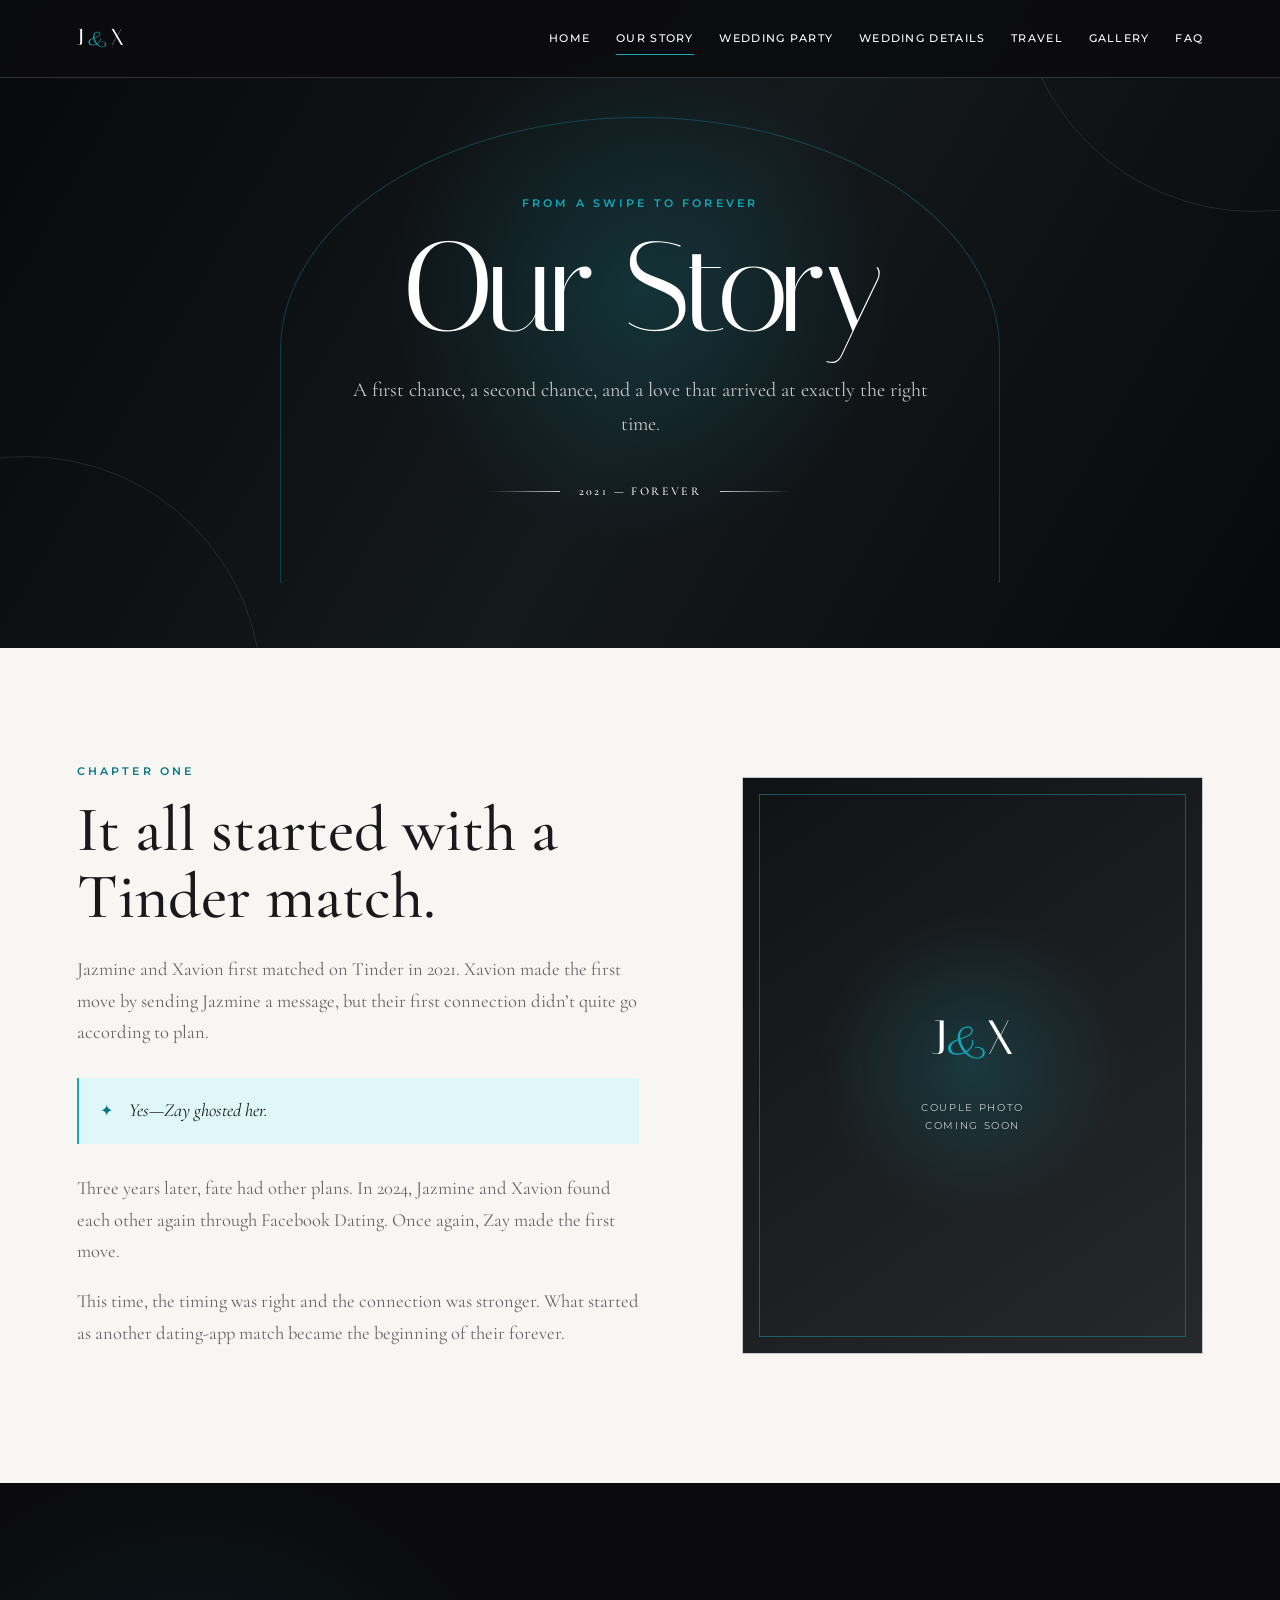
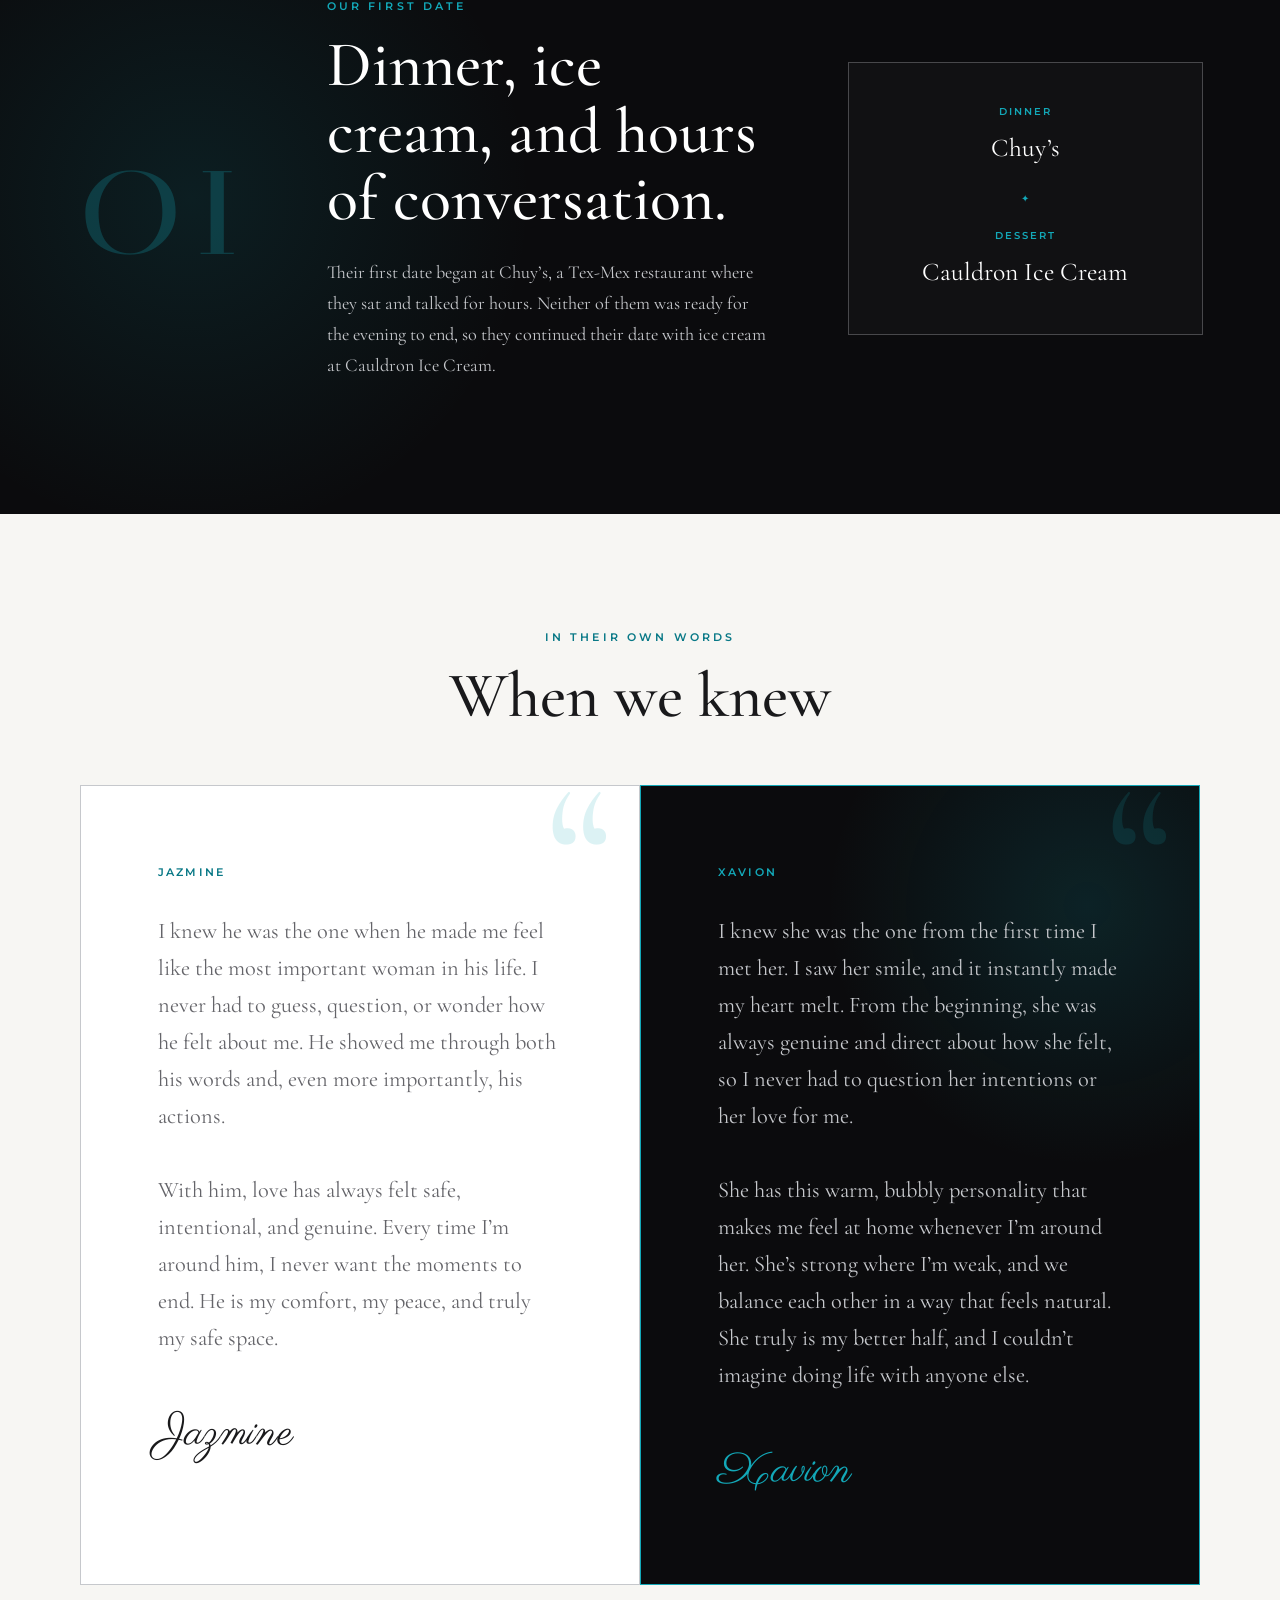
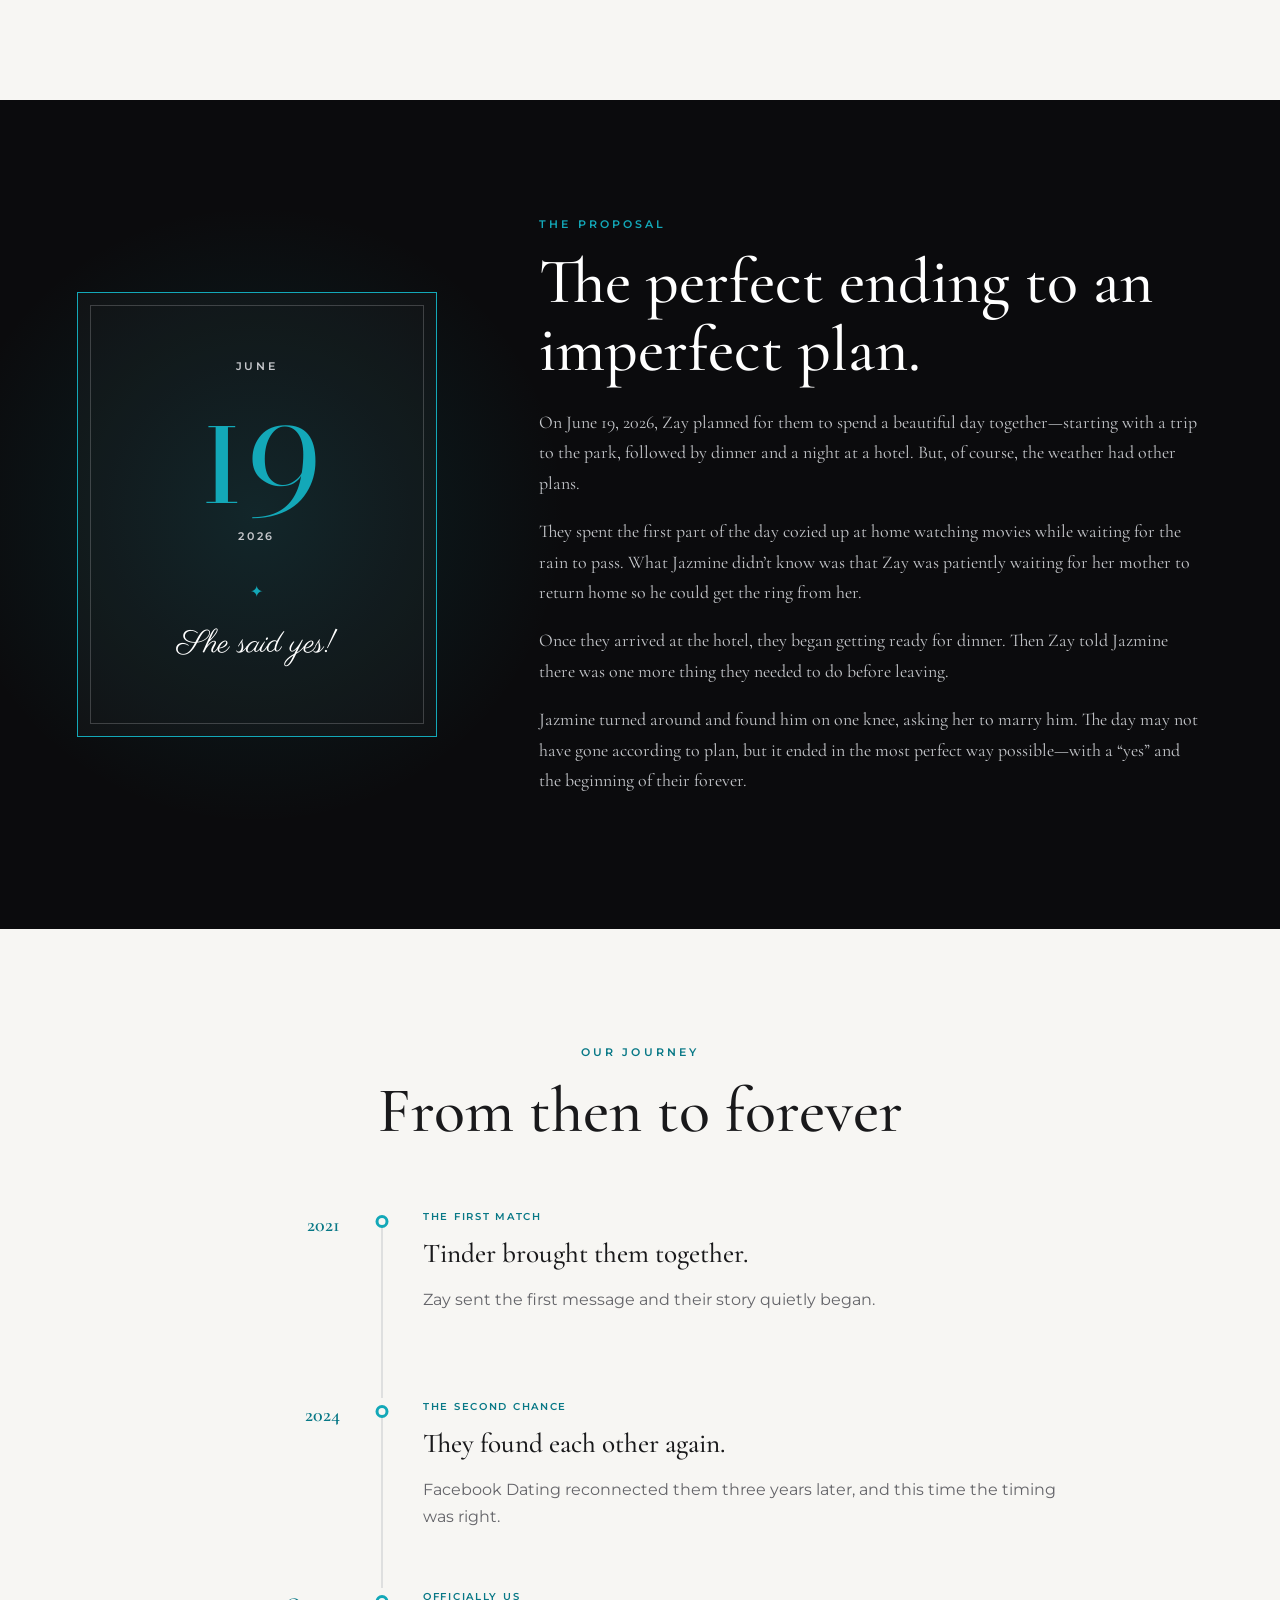
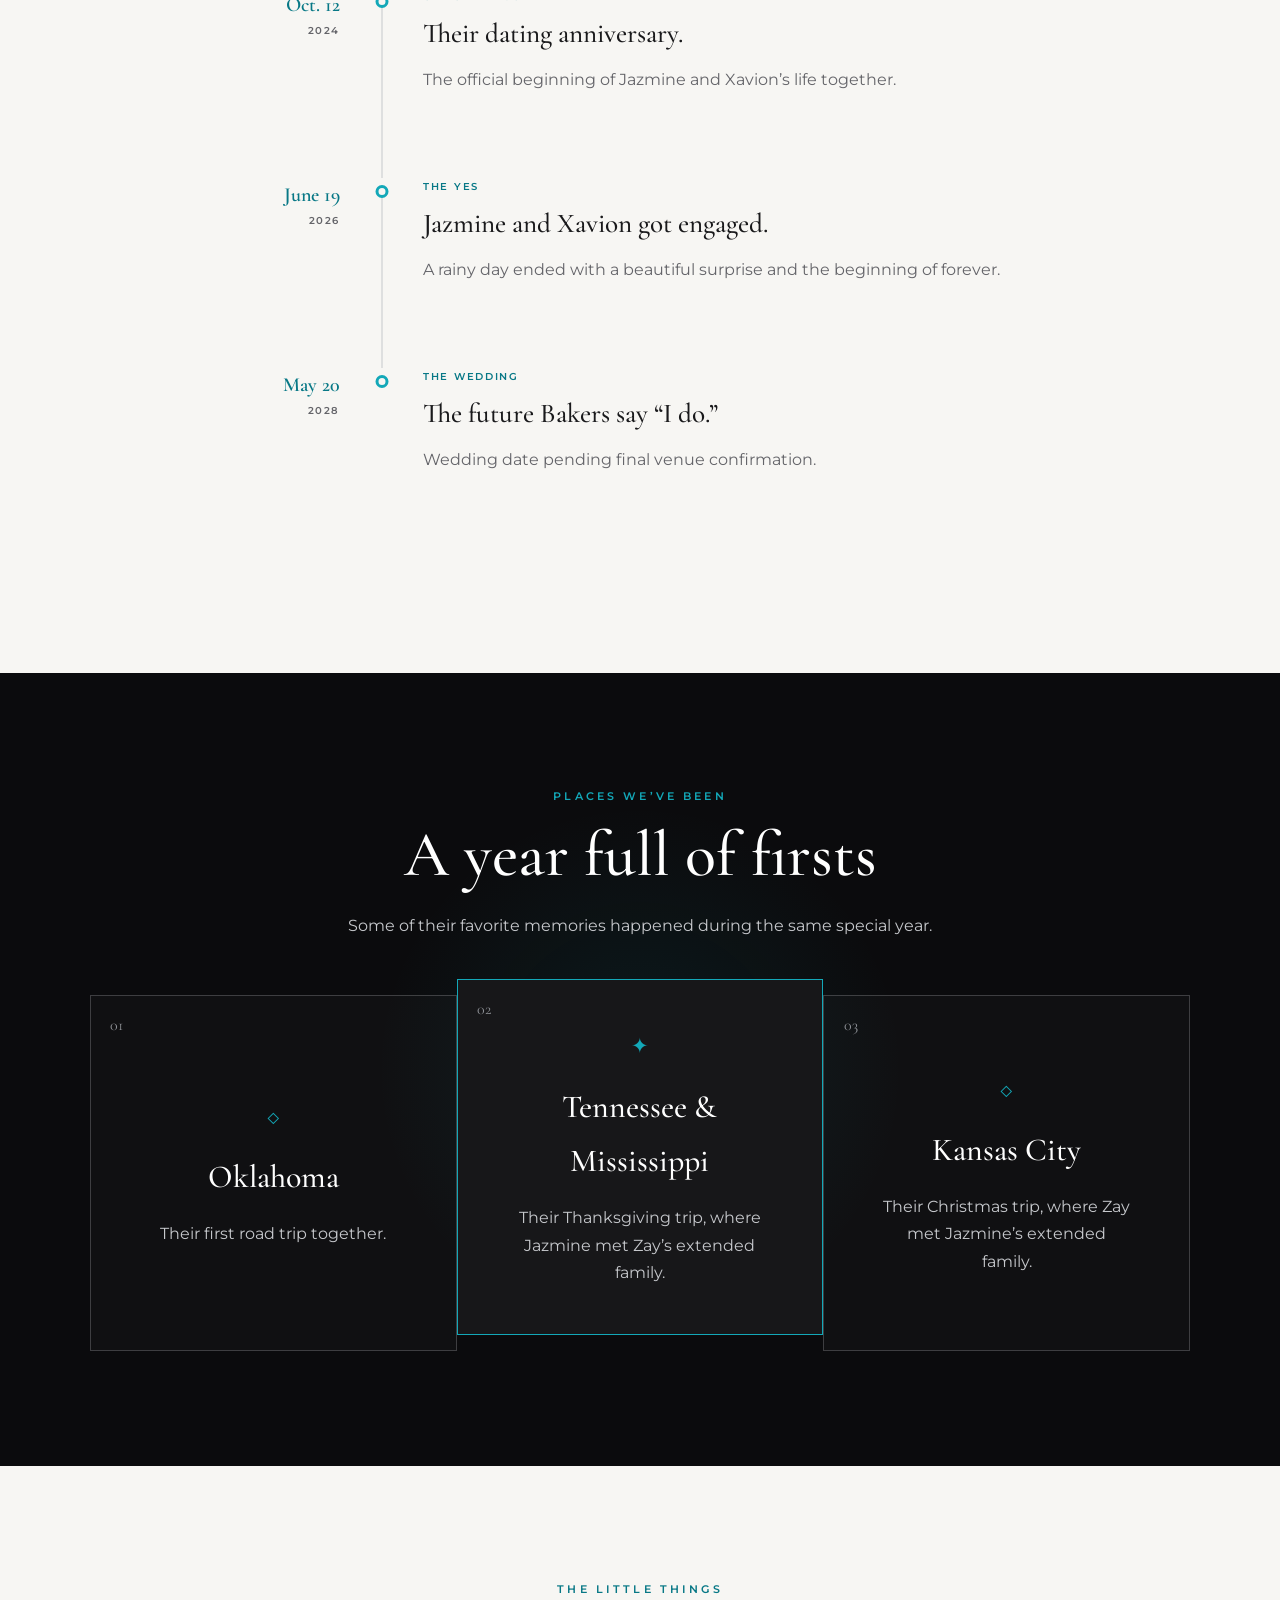
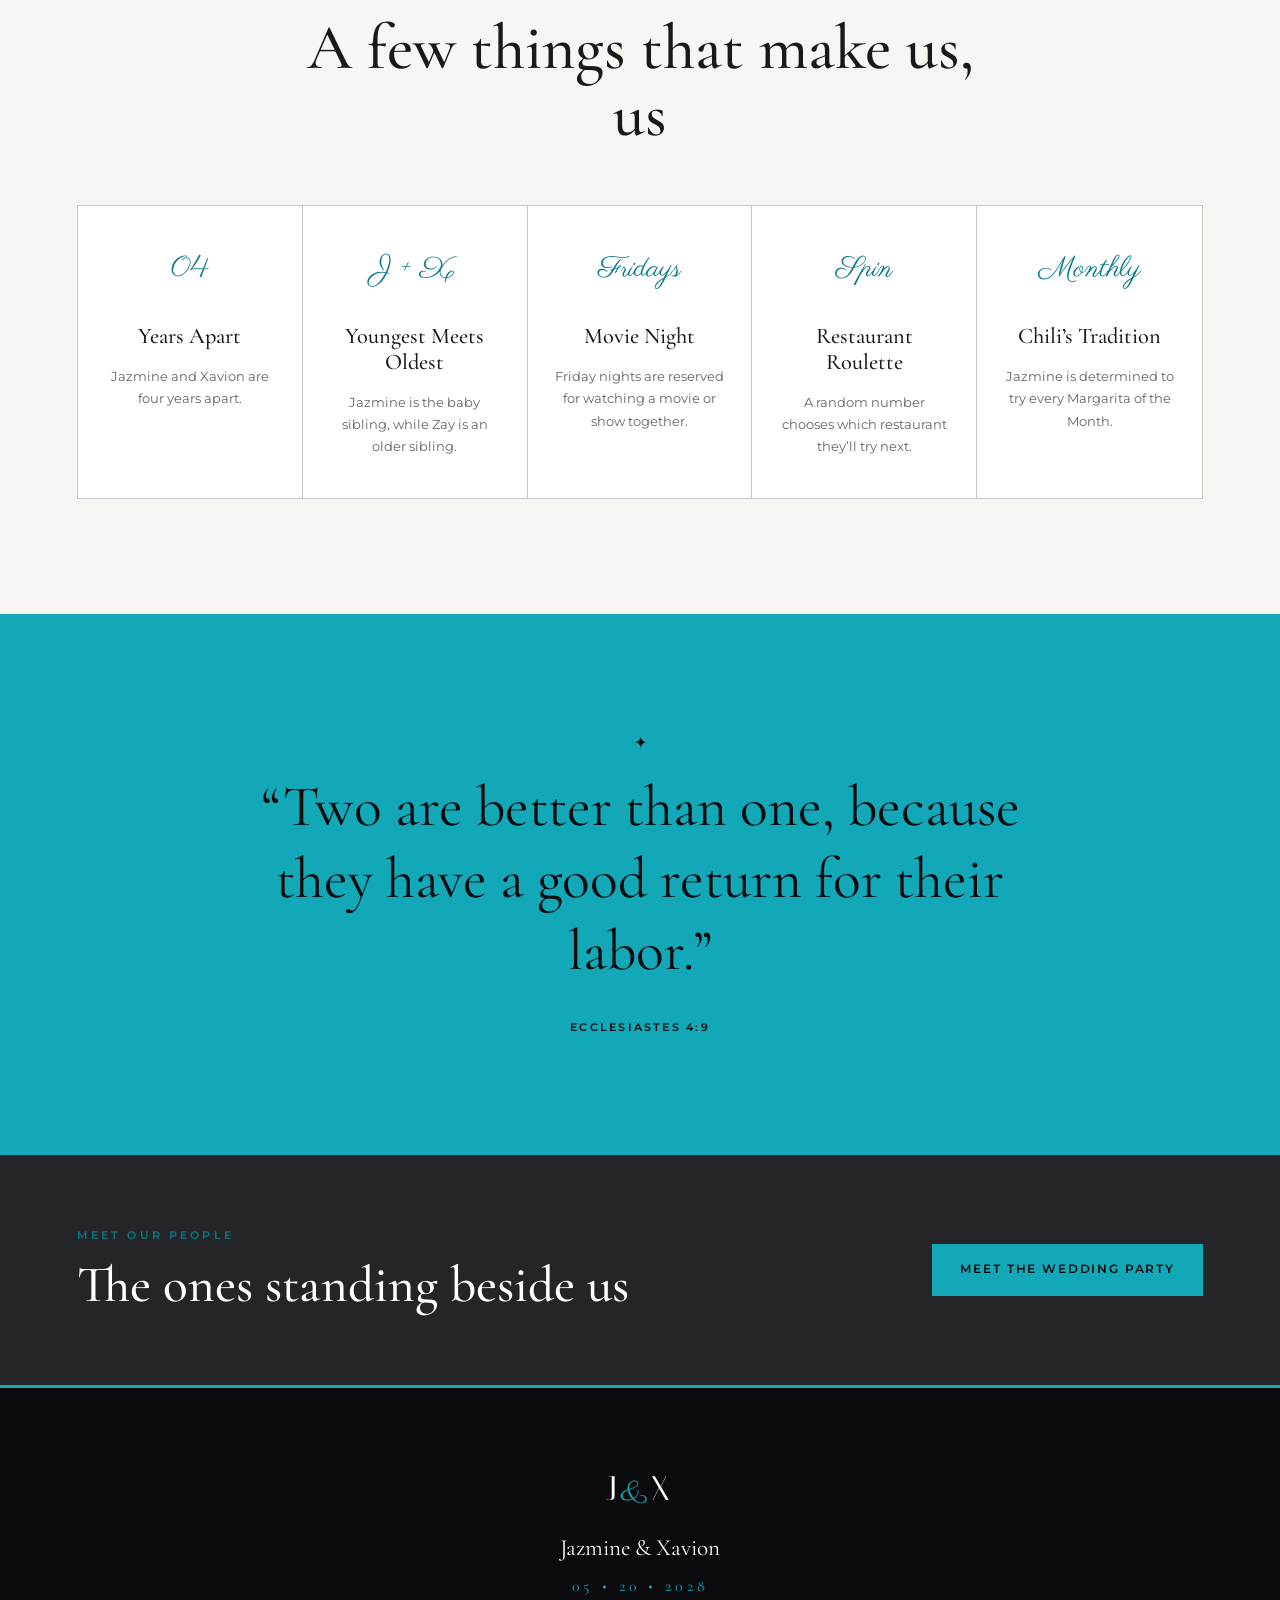
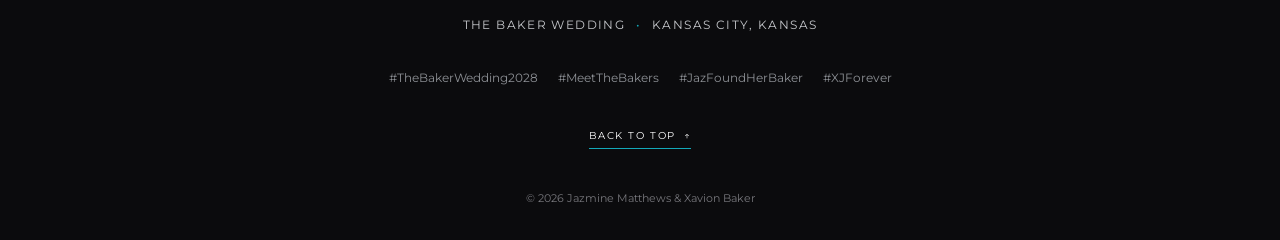
<file: pages/our-story.html>
<!DOCTYPE html>
<html lang="en">
<head>
    <meta charset="UTF-8">

    <meta
        name="viewport"
        content="width=device-width, initial-scale=1.0"
    >

    <meta
        name="description"
        content="Read the love story of Jazmine Matthews and Xavion Baker—from their first Tinder match to their engagement."
    >

    <meta
        name="theme-color"
        content="#0B0B0D"
    >

    <title>Our Story | Jazmine & Xavion</title>

    <!-- Google Fonts -->
    <link rel="preconnect" href="https://fonts.googleapis.com">

    <link
        rel="preconnect"
        href="https://fonts.gstatic.com"
        crossorigin
    >

    <link
        href="https://fonts.googleapis.com/css2?family=Cormorant+Garamond:wght@400;500;600&family=Italiana&family=Montserrat:wght@400;500;600&family=Parisienne&display=swap"
        rel="stylesheet"
    >

    <!-- Website Styles -->
    <link rel="stylesheet" href="../css/styles.css">
    <link rel="stylesheet" href="../css/pages/our-story.css">
    <link rel="stylesheet" href="../css/responsive.css">
</head>

<body>

    <!-- Accessibility Skip Link -->
    <a class="skip-link" href="#main-content">
        Skip to main content
    </a>


    <!-- =========================
         HEADER AND NAVIGATION
    ========================== -->

    <header class="site-header" id="top">

        <div class="header-container">

            <a
                class="site-logo"
                href="../index.html"
                aria-label="Jazmine and Xavion wedding homepage"
            >
                J<span>&</span>X
            </a>

            <button
                class="menu-toggle"
                type="button"
                aria-expanded="false"
                aria-controls="main-navigation"
                aria-label="Open navigation menu"
            >
                <span></span>
                <span></span>
                <span></span>
            </button>

            <nav
                class="main-navigation"
                id="main-navigation"
                aria-label="Main navigation"
            >
                <ul>
                    <li>
                        <a href="../index.html">
                            Home
                        </a>
                    </li>

                    <li>
                        <a
                            class="active"
                            href="our-story.html"
                        >
                            Our Story
                        </a>
                    </li>

                    <li>
                        <a href="wedding-party.html">
                            Wedding Party
                        </a>
                    </li>

                    <li>
                        <a href="wedding-details.html">
                            Wedding Details
                        </a>
                    </li>

                    <li>
                        <a href="travel.html">
                            Travel
                        </a>
                    </li>

                    <li>
                        <a href="gallery.html">
                            Gallery
                        </a>
                    </li>

                    <!--
                    Add these links when the pages are ready.

                    <li>
                        <a href="registry.html">
                            Registry
                        </a>
                    </li>

                    <li>
                        <a href="rsvp.html">
                            RSVP
                        </a>
                    </li>
                    -->

                    <li>
                        <a href="faq.html">
                            FAQ
                        </a>
                    </li>
                </ul>
            </nav>

        </div>

    </header>


    <main id="main-content">


        <!-- =========================
             PAGE HERO
        ========================== -->

        <section
            class="story-hero"
            aria-labelledby="story-page-heading"
        >

            <div class="story-hero-arch"></div>

            <div class="story-hero-content">

                <p class="eyebrow">
                    From a Swipe to Forever
                </p>

                <h1 id="story-page-heading">
                    Our Story
                </h1>

                <p>
                    A first chance, a second chance, and a love that
                    arrived at exactly the right time.
                </p>

                <div
                    class="story-hero-ornament"
                    aria-hidden="true"
                >
                    <span></span>
                    <strong>2021 — Forever</strong>
                    <span></span>
                </div>

            </div>

        </section>


        <!-- =========================
             HOW WE MET
        ========================== -->

        <section
            class="how-we-met-section section-padding"
            aria-labelledby="how-we-met-heading"
        >

            <div class="section-container story-feature-grid">


                <!-- Story Copy -->

                <div class="story-feature-content">

                    <p class="section-label">
                        Chapter One
                    </p>

                    <h2 id="how-we-met-heading">
                        It all started with a Tinder match.
                    </h2>

                    <p>
                        Jazmine and Xavion first matched on Tinder in
                        2021. Xavion made the first move by sending
                        Jazmine a message, but their first connection
                        didn’t quite go according to plan.
                    </p>

                    <div class="story-aside">

                        <span aria-hidden="true">✦</span>

                        <p>
                            Yes—Zay ghosted her.
                        </p>

                    </div>

                    <p>
                        Three years later, fate had other plans. In
                        2024, Jazmine and Xavion found each other again
                        through Facebook Dating. Once again, Zay made
                        the first move.
                    </p>

                    <p>
                        This time, the timing was right and the
                        connection was stronger. What started as
                        another dating-app match became the beginning
                        of their forever.
                    </p>

                </div>


                <!-- Photo Placeholder -->

                <div class="story-photo-wrapper">

                    <!--
                    Replace this placeholder with a couple photo:

                    <img
                        src="../assets/images/couple/adventures/couple-01.jpg"
                        alt="Jazmine and Xavion together"
                    >
                    -->

                    <div
                        class="story-photo-placeholder"
                        role="img"
                        aria-label="Jazmine and Xavion photo coming soon"
                    >

                        <div class="story-photo-border"></div>

                        <div class="story-photo-monogram">
                            J<span>&</span>X
                        </div>

                        <p>
                            Couple Photo
                            <br>
                            Coming Soon
                        </p>

                    </div>

                </div>

            </div>

        </section>


        <!-- =========================
             FIRST DATE
        ========================== -->

        <section
            class="first-date-section section-dark"
            aria-labelledby="first-date-heading"
        >

            <div class="section-container first-date-grid">


                <div class="first-date-number" aria-hidden="true">
                    01
                </div>

                <div class="first-date-content">

                    <p class="section-label">
                        Our First Date
                    </p>

                    <h2 id="first-date-heading">
                        Dinner, ice cream, and hours of conversation.
                    </h2>

                    <p>
                        Their first date began at Chuy’s, a Tex-Mex
                        restaurant where they sat and talked for hours.
                        Neither of them was ready for the evening to
                        end, so they continued their date with ice cream
                        at Cauldron Ice Cream.
                    </p>

                </div>


                <div class="first-date-details">

                    <div class="date-detail">

                        <p class="date-detail-label">
                            Dinner
                        </p>

                        <p class="date-detail-value">
                            Chuy’s
                        </p>

                    </div>

                    <div
                        class="date-detail-divider"
                        aria-hidden="true"
                    >
                        ✦
                    </div>

                    <div class="date-detail">

                        <p class="date-detail-label">
                            Dessert
                        </p>

                        <p class="date-detail-value">
                            Cauldron Ice Cream
                        </p>

                    </div>

                </div>

            </div>

        </section>


        <!-- =========================
             WHEN WE KNEW
        ========================== -->

        <section
            class="when-we-knew-section section-padding"
            aria-labelledby="when-we-knew-heading"
        >

            <div class="section-container">

                <div class="section-heading">

                    <p class="section-label">
                        In Their Own Words
                    </p>

                    <h2 id="when-we-knew-heading">
                        When we knew
                    </h2>

                </div>


                <div class="love-letter-grid">


                    <!-- Jazmine's Response -->

                    <article class="love-letter-card">

                        <div
                            class="large-quote-mark"
                            aria-hidden="true"
                        >
                            “
                        </div>

                        <p class="love-letter-label">
                            Jazmine
                        </p>

                        <blockquote>
                            I knew he was the one when he made me feel
                            like the most important woman in his life.
                            I never had to guess, question, or wonder
                            how he felt about me. He showed me through
                            both his words and, even more importantly,
                            his actions.
                            <br><br>
                            With him, love has always felt safe,
                            intentional, and genuine. Every time I’m
                            around him, I never want the moments to end.
                            He is my comfort, my peace, and truly my
                            safe space.
                        </blockquote>

                        <p class="love-letter-signature">
                            Jazmine
                        </p>

                    </article>


                    <!-- Xavion's Response -->

                    <article class="love-letter-card dark-love-letter">

                        <div
                            class="large-quote-mark"
                            aria-hidden="true"
                        >
                            “
                        </div>

                        <p class="love-letter-label">
                            Xavion
                        </p>

                        <blockquote>
                            I knew she was the one from the first time
                            I met her. I saw her smile, and it instantly
                            made my heart melt. From the beginning, she
                            was always genuine and direct about how she
                            felt, so I never had to question her
                            intentions or her love for me.
                            <br><br>
                            She has this warm, bubbly personality that
                            makes me feel at home whenever I’m around
                            her. She’s strong where I’m weak, and we
                            balance each other in a way that feels
                            natural. She truly is my better half, and
                            I couldn’t imagine doing life with anyone
                            else.
                        </blockquote>

                        <p class="love-letter-signature">
                            Xavion
                        </p>

                    </article>

                </div>

            </div>

        </section>


        <!-- =========================
             PROPOSAL STORY
        ========================== -->

        <section
            class="proposal-section section-dark"
            aria-labelledby="proposal-heading"
        >

            <div class="section-container proposal-grid">


                <!-- Proposal Date -->

                <div class="proposal-date-card">

                    <p class="proposal-month">
                        June
                    </p>

                    <p class="proposal-day">
                        19
                    </p>

                    <p class="proposal-year">
                        2026
                    </p>

                    <div
                        class="proposal-date-ornament"
                        aria-hidden="true"
                    >
                        ✦
                    </div>

                    <p class="proposal-answer">
                        She said yes!
                    </p>

                </div>


                <!-- Proposal Story -->

                <div class="proposal-content">

                    <p class="section-label">
                        The Proposal
                    </p>

                    <h2 id="proposal-heading">
                        The perfect ending to an imperfect plan.
                    </h2>

                    <p>
                        On June 19, 2026, Zay planned for them to spend
                        a beautiful day together—starting with a trip
                        to the park, followed by dinner and a night at
                        a hotel. But, of course, the weather had other
                        plans.
                    </p>

                    <p>
                        They spent the first part of the day cozied up
                        at home watching movies while waiting for the
                        rain to pass. What Jazmine didn’t know was that
                        Zay was patiently waiting for her mother to
                        return home so he could get the ring from her.
                    </p>

                    <p>
                        Once they arrived at the hotel, they began
                        getting ready for dinner. Then Zay told Jazmine
                        there was one more thing they needed to do
                        before leaving.
                    </p>

                    <p>
                        Jazmine turned around and found him on one
                        knee, asking her to marry him. The day may not
                        have gone according to plan, but it ended in
                        the most perfect way possible—with a “yes” and
                        the beginning of their forever.
                    </p>

                </div>

            </div>

        </section>


        <!-- =========================
             RELATIONSHIP TIMELINE
        ========================== -->

        <section
            class="relationship-timeline-section section-padding"
            aria-labelledby="timeline-heading"
        >

            <div class="section-container">

                <div class="section-heading">

                    <p class="section-label">
                        Our Journey
                    </p>

                    <h2 id="timeline-heading">
                        From then to forever
                    </h2>

                </div>


                <div class="relationship-timeline">


                    <!-- 2021 -->

                    <article class="timeline-entry">

                        <div class="timeline-date">
                            2021
                        </div>

                        <div
                            class="timeline-marker"
                            aria-hidden="true"
                        >
                            <span></span>
                        </div>

                        <div class="timeline-content">

                            <p class="timeline-label">
                                The First Match
                            </p>

                            <h3>
                                Tinder brought them together.
                            </h3>

                            <p>
                                Zay sent the first message and their
                                story quietly began.
                            </p>

                        </div>

                    </article>


                    <!-- 2024 Reconnection -->

                    <article class="timeline-entry">

                        <div class="timeline-date">
                            2024
                        </div>

                        <div
                            class="timeline-marker"
                            aria-hidden="true"
                        >
                            <span></span>
                        </div>

                        <div class="timeline-content">

                            <p class="timeline-label">
                                The Second Chance
                            </p>

                            <h3>
                                They found each other again.
                            </h3>

                            <p>
                                Facebook Dating reconnected them three
                                years later, and this time the timing
                                was right.
                            </p>

                        </div>

                    </article>


                    <!-- Dating Anniversary -->

                    <article class="timeline-entry">

                        <div class="timeline-date">
                            Oct. 12
                            <span>2024</span>
                        </div>

                        <div
                            class="timeline-marker"
                            aria-hidden="true"
                        >
                            <span></span>
                        </div>

                        <div class="timeline-content">

                            <p class="timeline-label">
                                Officially Us
                            </p>

                            <h3>
                                Their dating anniversary.
                            </h3>

                            <p>
                                The official beginning of Jazmine and
                                Xavion’s life together.
                            </p>

                        </div>

                    </article>


                    <!-- Engagement -->

                    <article class="timeline-entry">

                        <div class="timeline-date">
                            June 19
                            <span>2026</span>
                        </div>

                        <div
                            class="timeline-marker"
                            aria-hidden="true"
                        >
                            <span></span>
                        </div>

                        <div class="timeline-content">

                            <p class="timeline-label">
                                The Yes
                            </p>

                            <h3>
                                Jazmine and Xavion got engaged.
                            </h3>

                            <p>
                                A rainy day ended with a beautiful
                                surprise and the beginning of forever.
                            </p>

                        </div>

                    </article>


                    <!-- Wedding -->

                    <article class="timeline-entry final-entry">

                        <div class="timeline-date">
                            May 20
                            <span>2028</span>
                        </div>

                        <div
                            class="timeline-marker"
                            aria-hidden="true"
                        >
                            <span></span>
                        </div>

                        <div class="timeline-content">

                            <p class="timeline-label">
                                The Wedding
                            </p>

                            <h3>
                                The future Bakers say “I do.”
                            </h3>

                            <p>
                                Wedding date pending final venue
                                confirmation.
                            </p>

                        </div>

                    </article>

                </div>

            </div>

        </section>


        <!-- =========================
             FAVORITE MEMORIES
        ========================== -->

        <section
            class="favorite-memories-section section-dark"
            aria-labelledby="memories-heading"
        >

            <div class="section-container">

                <div class="section-heading">

                    <p class="section-label">
                        Places We’ve Been
                    </p>

                    <h2 id="memories-heading">
                        A year full of firsts
                    </h2>

                    <p>
                        Some of their favorite memories happened during
                        the same special year.
                    </p>

                </div>


                <div class="memory-card-grid">


                    <!-- Oklahoma -->

                    <article class="memory-card">

                        <p class="memory-number">
                            01
                        </p>

                        <div
                            class="memory-icon"
                            aria-hidden="true"
                        >
                            ◇
                        </div>

                        <h3>
                            Oklahoma
                        </h3>

                        <p>
                            Their first road trip together.
                        </p>

                    </article>


                    <!-- Tennessee and Mississippi -->

                    <article class="memory-card featured-memory">

                        <p class="memory-number">
                            02
                        </p>

                        <div
                            class="memory-icon"
                            aria-hidden="true"
                        >
                            ✦
                        </div>

                        <h3>
                            Tennessee & Mississippi
                        </h3>

                        <p>
                            Their Thanksgiving trip, where Jazmine met
                            Zay’s extended family.
                        </p>

                    </article>


                    <!-- Kansas City -->

                    <article class="memory-card">

                        <p class="memory-number">
                            03
                        </p>

                        <div
                            class="memory-icon"
                            aria-hidden="true"
                        >
                            ◇
                        </div>

                        <h3>
                            Kansas City
                        </h3>

                        <p>
                            Their Christmas trip, where Zay met
                            Jazmine’s extended family.
                        </p>

                    </article>

                </div>

            </div>

        </section>


        <!-- =========================
             FUN FACTS
        ========================== -->

        <section
            class="story-facts-section section-padding"
            aria-labelledby="facts-heading"
        >

            <div class="section-container">

                <div class="section-heading">

                    <p class="section-label">
                        The Little Things
                    </p>

                    <h2 id="facts-heading">
                        A few things that make us, us
                    </h2>

                </div>


                <div class="story-facts-grid">


                    <!-- Age Gap -->

                    <article class="story-fact-card">

                        <p class="fact-number">
                            04
                        </p>

                        <h3>
                            Years Apart
                        </h3>

                        <p>
                            Jazmine and Xavion are four years apart.
                        </p>

                    </article>


                    <!-- Siblings -->

                    <article class="story-fact-card">

                        <p class="fact-number">
                            J + X
                        </p>

                        <h3>
                            Youngest Meets Oldest
                        </h3>

                        <p>
                            Jazmine is the baby sibling, while Zay is
                            an older sibling.
                        </p>

                    </article>


                    <!-- Movie Nights -->

                    <article class="story-fact-card">

                        <p class="fact-number">
                            Fridays
                        </p>

                        <h3>
                            Movie Night
                        </h3>

                        <p>
                            Friday nights are reserved for watching a
                            movie or show together.
                        </p>

                    </article>


                    <!-- Restaurant Roulette -->

                    <article class="story-fact-card">

                        <p class="fact-number">
                            Spin
                        </p>

                        <h3>
                            Restaurant Roulette
                        </h3>

                        <p>
                            A random number chooses which restaurant
                            they’ll try next.
                        </p>

                    </article>


                    <!-- Chili's -->

                    <article class="story-fact-card">

                        <p class="fact-number">
                            Monthly
                        </p>

                        <h3>
                            Chili’s Tradition
                        </h3>

                        <p>
                            Jazmine is determined to try every
                            Margarita of the Month.
                        </p>

                    </article>

                </div>

            </div>

        </section>


        <!-- =========================
             CLOSING SCRIPTURE
        ========================== -->

        <section
            class="story-scripture-section"
            aria-labelledby="story-scripture-heading"
        >

            <div class="section-container narrow-container">

                <div
                    class="story-scripture-ornament"
                    aria-hidden="true"
                >
                    ✦
                </div>

                <h2
                    class="visually-hidden"
                    id="story-scripture-heading"
                >
                    Love Scripture
                </h2>

                <blockquote>
                    “Two are better than one, because they have a good
                    return for their labor.”
                </blockquote>

                <cite>
                    Ecclesiastes 4:9
                </cite>

            </div>

        </section>


        <!-- =========================
             NEXT PAGE
        ========================== -->

        <section
            class="story-next-section"
            aria-labelledby="story-next-heading"
        >

            <div class="section-container story-next-container">

                <div>

                    <p class="section-label">
                        Meet Our People
                    </p>

                    <h2 id="story-next-heading">
                        The ones standing beside us
                    </h2>

                </div>

                <a
                    class="button button-primary"
                    href="wedding-party.html"
                >
                    Meet the Wedding Party
                </a>

            </div>

        </section>


    </main>


    <!-- =========================
         FOOTER
    ========================== -->

    <footer class="site-footer">

        <div class="footer-container">

            <a
                class="footer-monogram"
                href="../index.html"
                aria-label="Return to the wedding homepage"
            >
                J<span>&</span>X
            </a>

            <p class="footer-names">
                Jazmine & Xavion
            </p>

            <p class="footer-date">
                05 • 20 • 2028
            </p>

            <p class="footer-location">
                The Baker Wedding
                <span aria-hidden="true">•</span>
                Kansas City, Kansas
            </p>

            <div class="footer-hashtags">
                <span>#TheBakerWedding2028</span>
                <span>#MeetTheBakers</span>
                <span>#JazFoundHerBaker</span>
                <span>#XJForever</span>
            </div>

            <a class="back-to-top" href="#top">
                Back to Top
                <span aria-hidden="true">↑</span>
            </a>

            <p class="copyright">
                &copy; <span id="copyright-year"></span>
                Jazmine Matthews & Xavion Baker
            </p>

        </div>

    </footer>


    <!-- Shared Website JavaScript -->
    <script src="../js/main.js"></script>

</body>
</html>
</file>
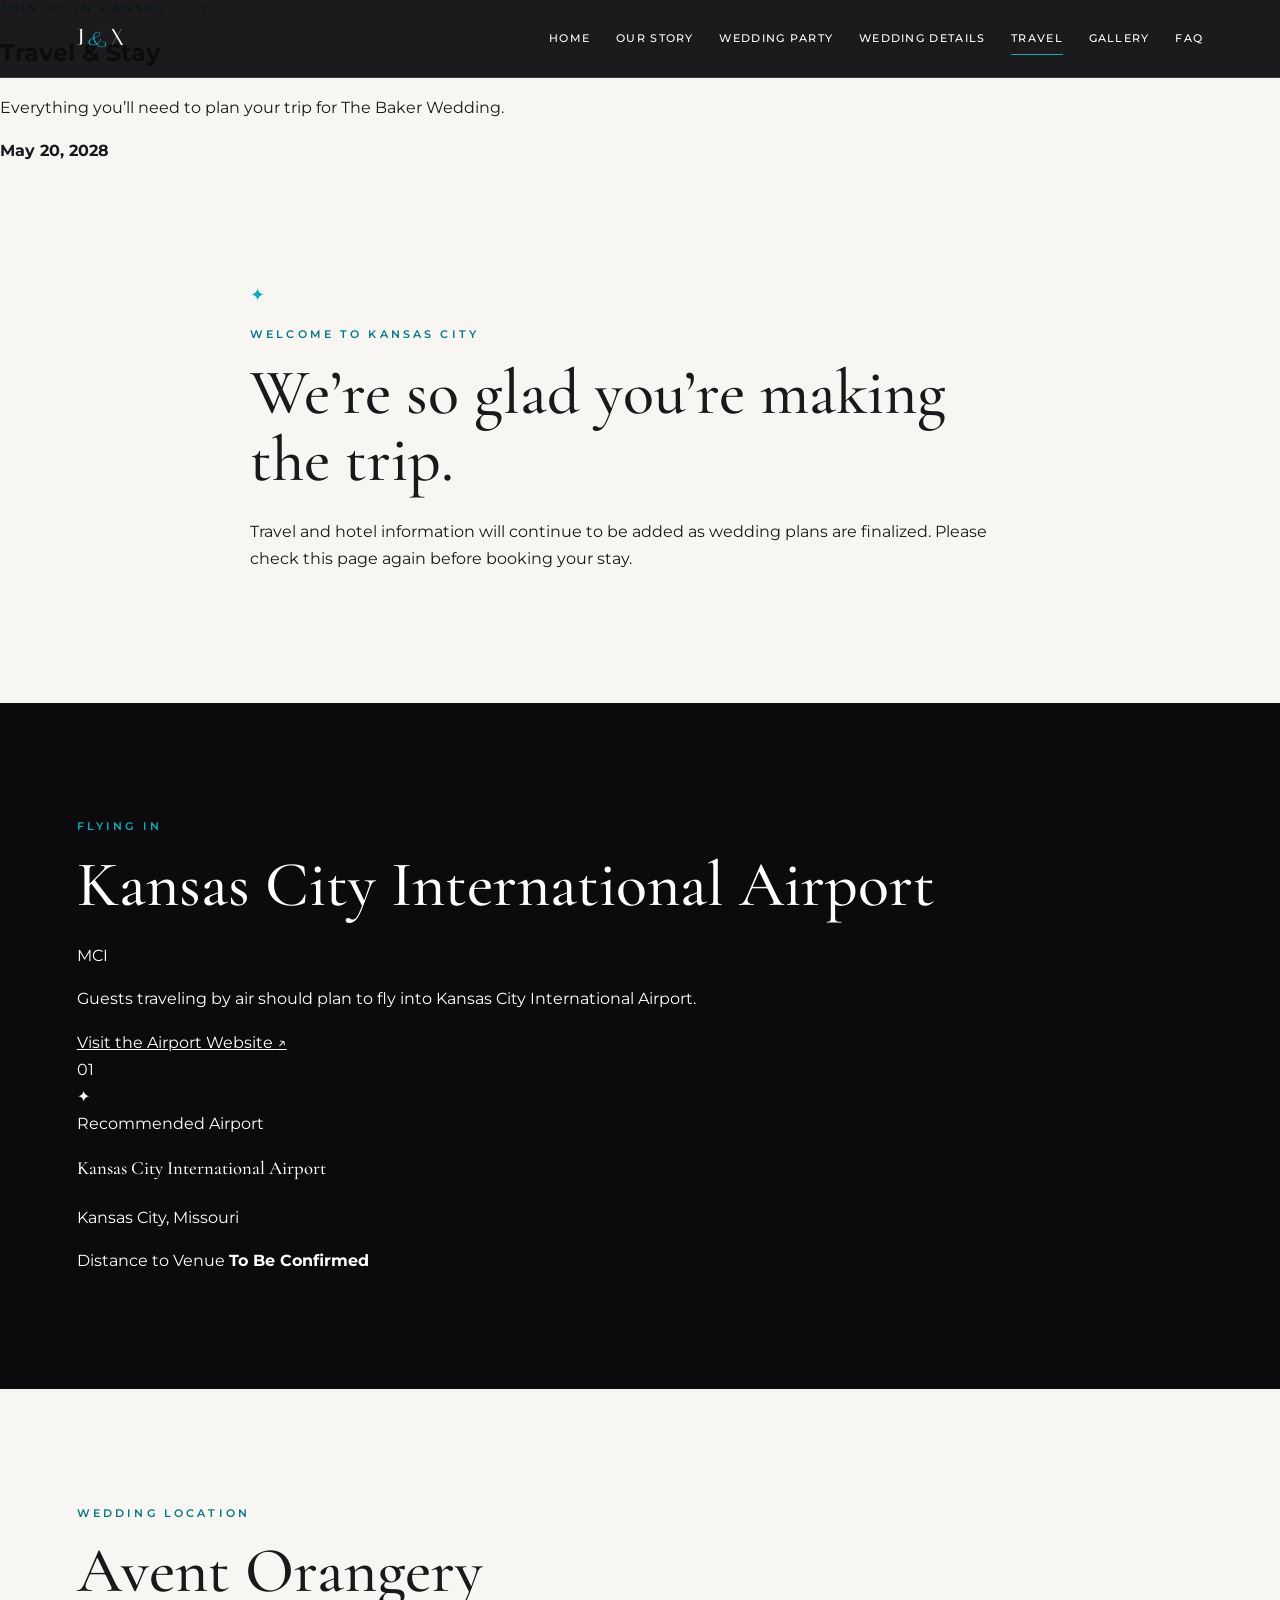
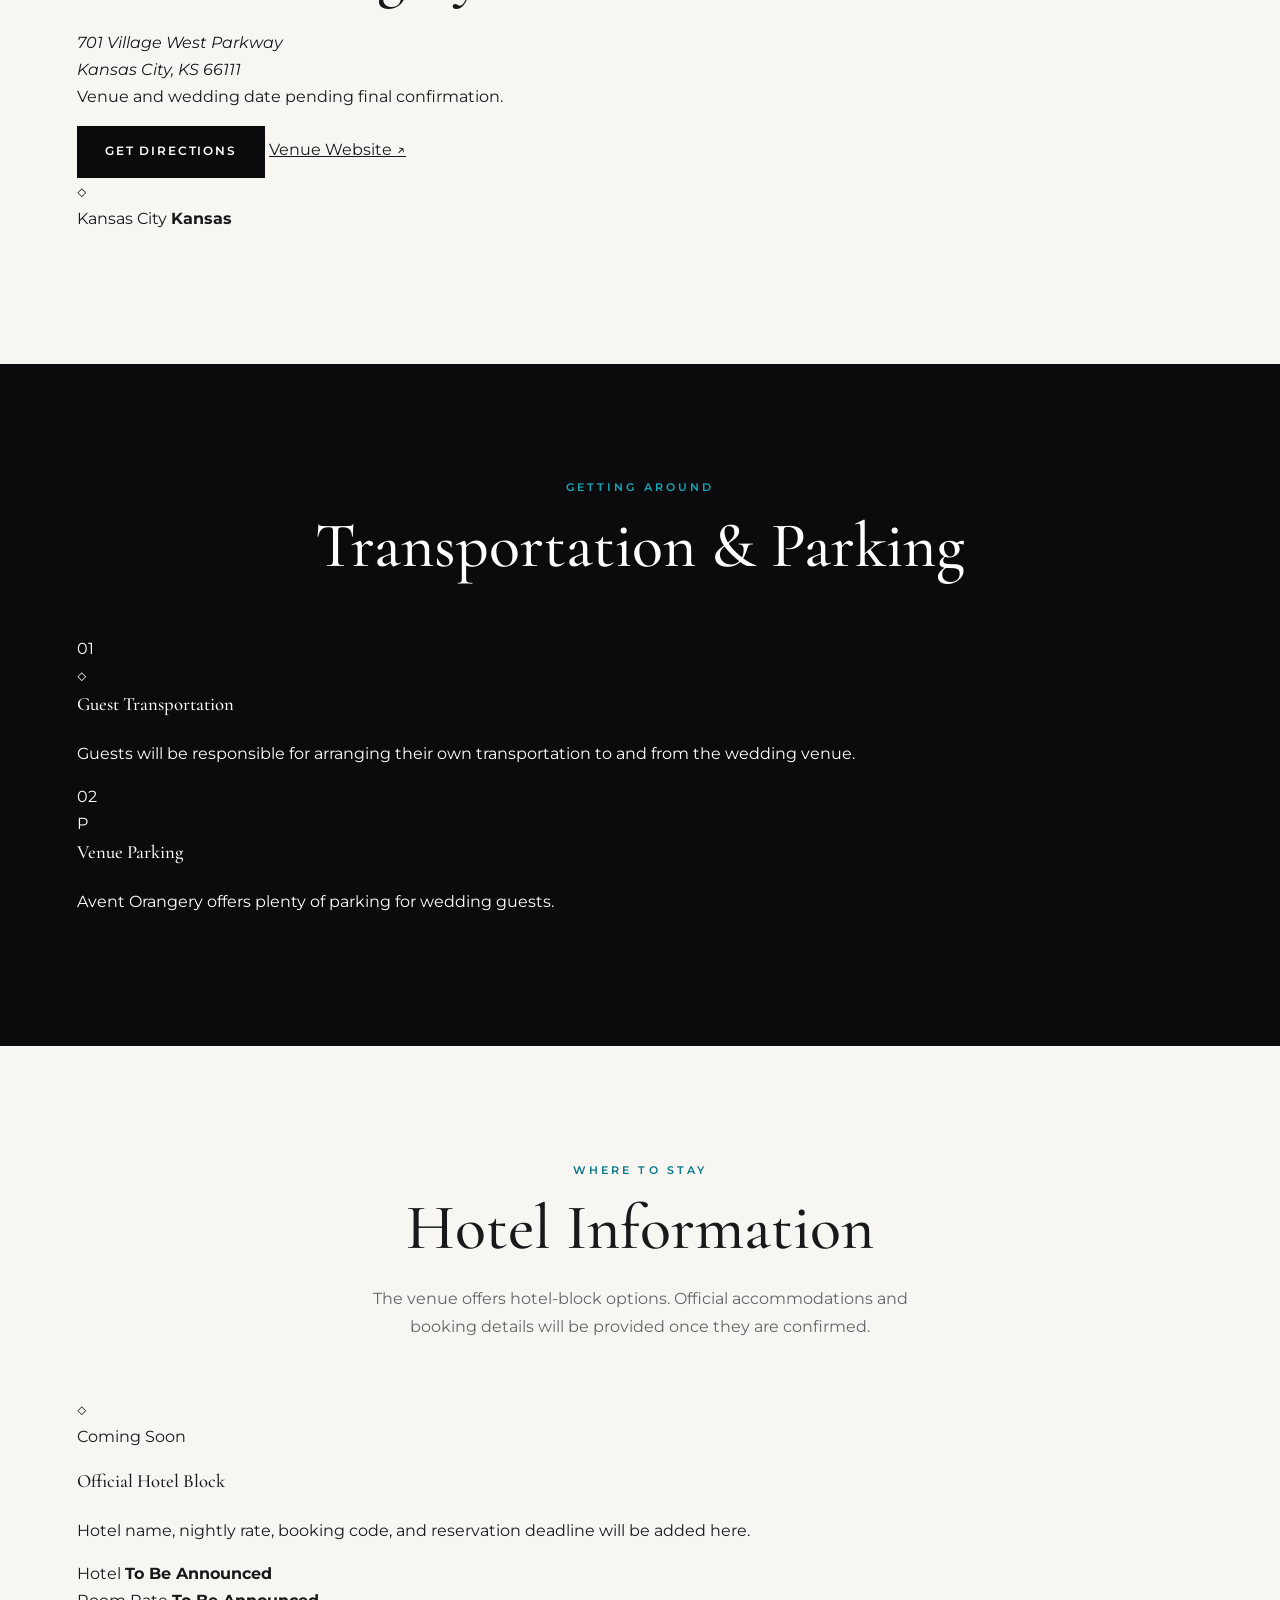
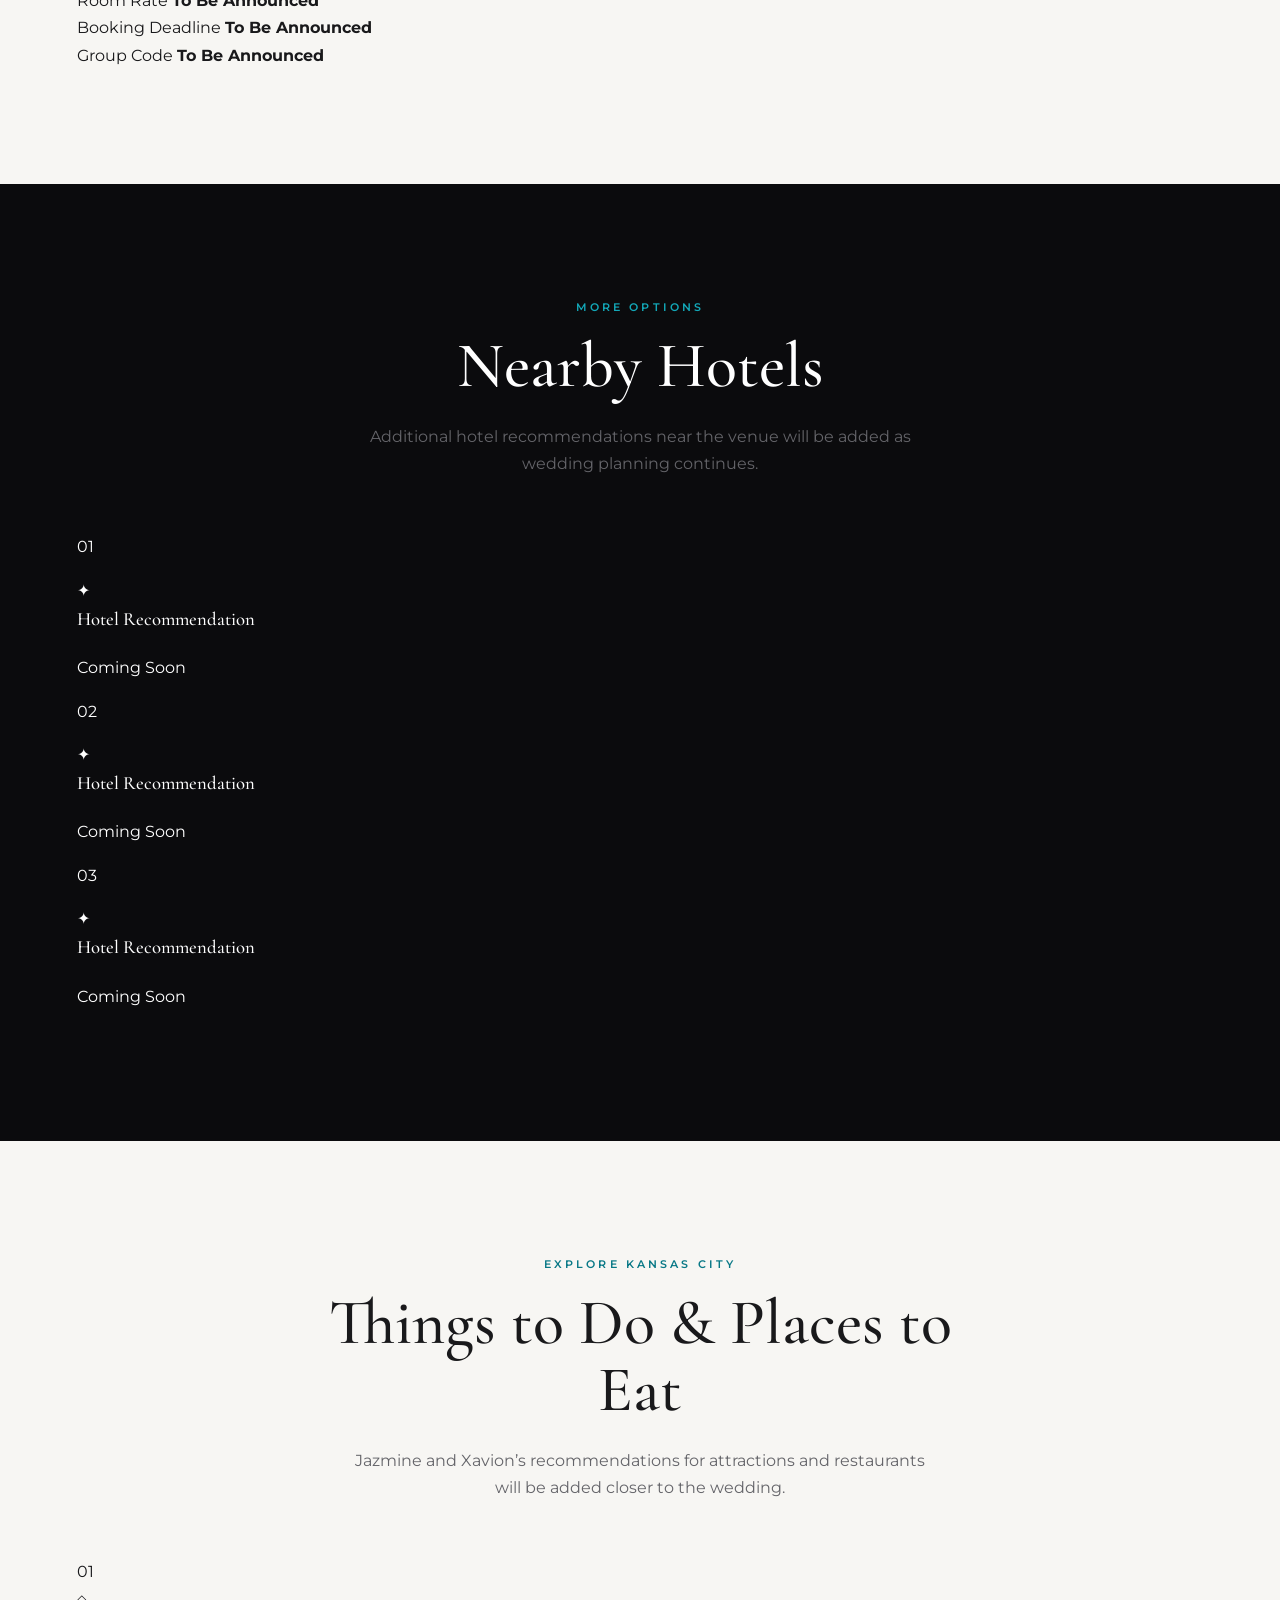
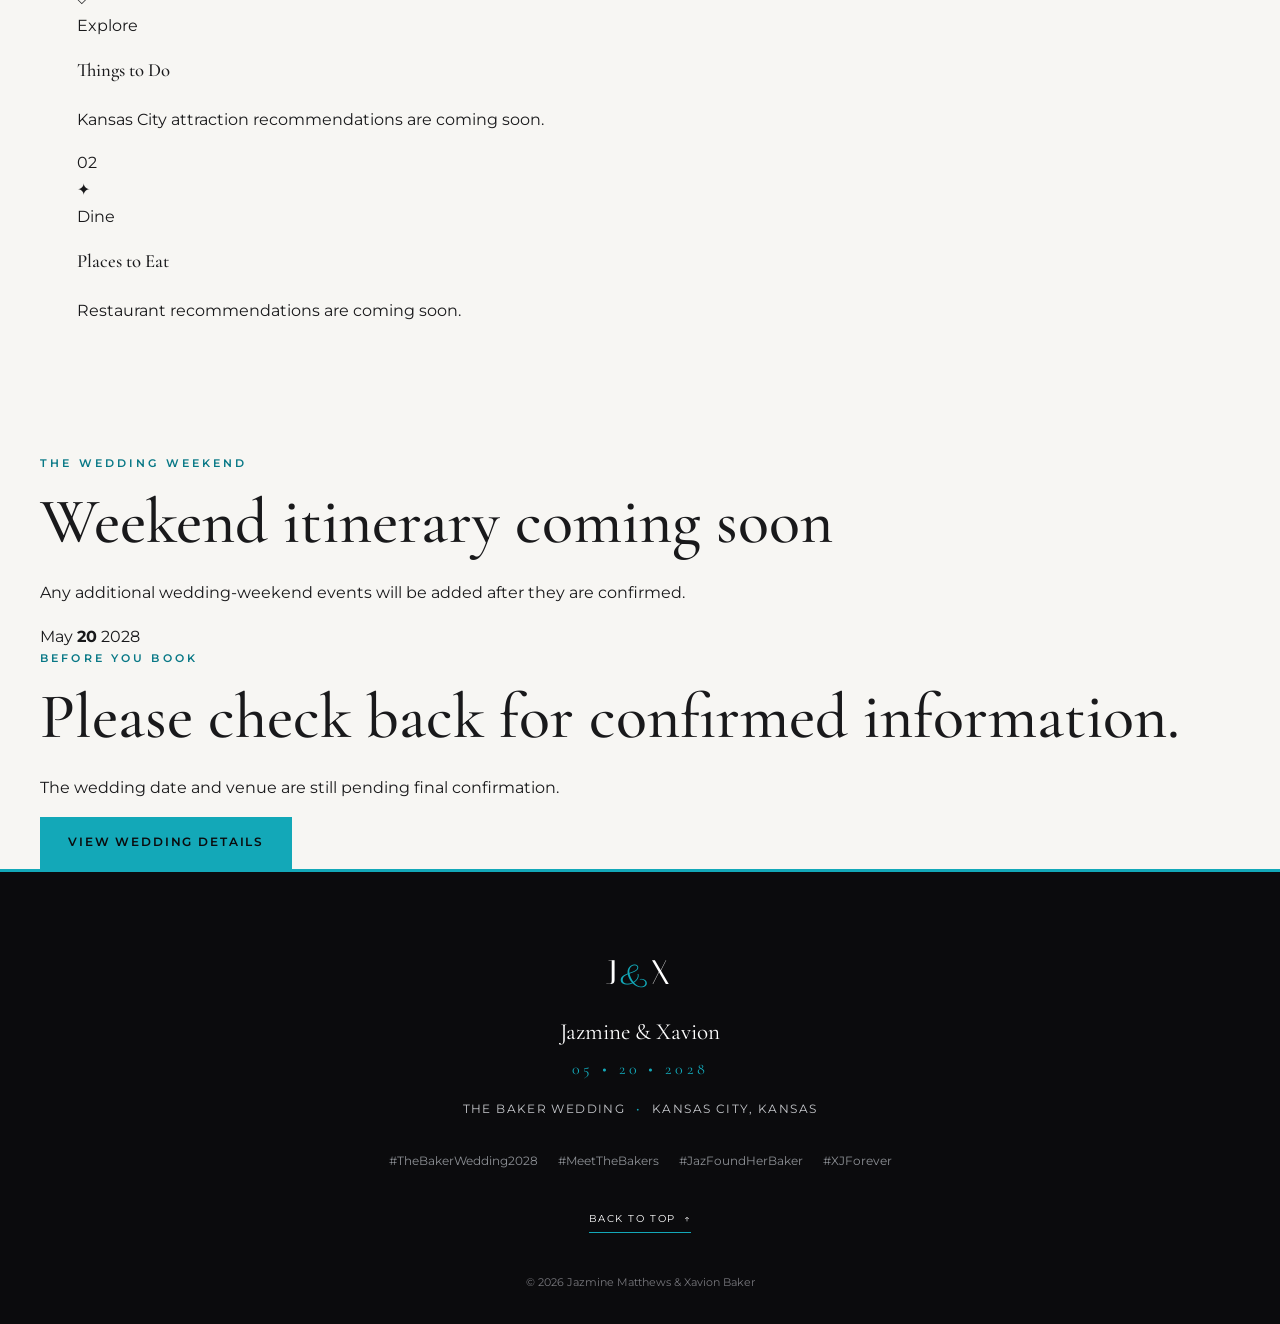
<file: pages/travel.html>
<!DOCTYPE html>
<html lang="en">
<head>
    <meta charset="UTF-8">

    <meta
        name="viewport"
        content="width=device-width, initial-scale=1.0"
    >

    <meta
        name="description"
        content="Travel, airport, hotel, parking, and transportation information for Jazmine and Xavion’s Kansas City wedding."
    >

    <meta
        name="theme-color"
        content="#0B0B0D"
    >

    <title>Travel | Jazmine & Xavion</title>

    <!-- Google Fonts -->
    <link rel="preconnect" href="https://fonts.googleapis.com">

    <link
        rel="preconnect"
        href="https://fonts.gstatic.com"
        crossorigin
    >

    <link
        href="https://fonts.googleapis.com/css2?family=Cormorant+Garamond:wght@400;500;600&family=Italiana&family=Montserrat:wght@400;500;600&family=Parisienne&display=swap"
        rel="stylesheet"
    >

    <!-- Website Styles -->
    <link rel="stylesheet" href="../css/styles.css">
    <link rel="stylesheet" href="../css/pages/travel.css">
    <link rel="stylesheet" href="../css/responsive.css">
</head>

<body>

    <!-- Accessibility Skip Link -->
    <a class="skip-link" href="#main-content">
        Skip to main content
    </a>


    <!-- =========================
         HEADER AND NAVIGATION
    ========================== -->

    <header class="site-header" id="top">

        <div class="header-container">

            <a
                class="site-logo"
                href="../index.html"
                aria-label="Jazmine and Xavion wedding homepage"
            >
                J<span>&</span>X
            </a>

            <button
                class="menu-toggle"
                type="button"
                aria-expanded="false"
                aria-controls="main-navigation"
                aria-label="Open navigation menu"
            >
                <span></span>
                <span></span>
                <span></span>
            </button>

            <nav
                class="main-navigation"
                id="main-navigation"
                aria-label="Main navigation"
            >
                <ul>
                    <li>
                        <a href="../index.html">
                            Home
                        </a>
                    </li>

                    <li>
                        <a href="our-story.html">
                            Our Story
                        </a>
                    </li>

                    <li>
                        <a href="wedding-party.html">
                            Wedding Party
                        </a>
                    </li>

                    <li>
                        <a href="wedding-details.html">
                            Wedding Details
                        </a>
                    </li>

                    <li>
                        <a
                            class="active"
                            href="travel.html"
                        >
                            Travel
                        </a>
                    </li>

                    <li>
                        <a href="gallery.html">
                            Gallery
                        </a>
                    </li>

                    <!--
                    Add these links when the pages are ready.

                    <li>
                        <a href="registry.html">
                            Registry
                        </a>
                    </li>

                    <li>
                        <a href="rsvp.html">
                            RSVP
                        </a>
                    </li>
                    -->

                    <li>
                        <a href="faq.html">
                            FAQ
                        </a>
                    </li>
                </ul>
            </nav>

        </div>

    </header>


    <main id="main-content">


        <!-- =========================
             PAGE HERO
        ========================== -->

        <section
            class="travel-hero"
            aria-labelledby="travel-page-heading"
        >

            <div class="travel-hero-arch"></div>

            <div class="travel-hero-content">

                <p class="eyebrow">
                    Join Us in Kansas City
                </p>

                <h1 id="travel-page-heading">
                    Travel & Stay
                </h1>

                <p>
                    Everything you’ll need to plan your trip for
                    The Baker Wedding.
                </p>

                <div
                    class="travel-hero-ornament"
                    aria-hidden="true"
                >
                    <span></span>
                    <strong>May 20, 2028</strong>
                    <span></span>
                </div>

            </div>

        </section>


        <!-- =========================
             TRAVEL INTRODUCTION
        ========================== -->

        <section
            class="travel-introduction section-padding"
            aria-labelledby="travel-introduction-heading"
        >

            <div class="section-container narrow-container">

                <div
                    class="small-ornament"
                    aria-hidden="true"
                >
                    ✦
                </div>

                <p class="section-label">
                    Welcome to Kansas City
                </p>

                <h2 id="travel-introduction-heading">
                    We’re so glad you’re making the trip.
                </h2>

                <p>
                    Travel and hotel information will continue to be
                    added as wedding plans are finalized. Please check
                    this page again before booking your stay.
                </p>

            </div>

        </section>


        <!-- =========================
             AIRPORT
        ========================== -->

        <section
            class="airport-section section-dark"
            aria-labelledby="airport-heading"
        >

            <div class="section-container airport-grid">


                <!-- Airport Information -->

                <div class="airport-content">

                    <p class="section-label">
                        Flying In
                    </p>

                    <h2 id="airport-heading">
                        Kansas City International Airport
                    </h2>

                    <p class="airport-code">
                        MCI
                    </p>

                    <p>
                        Guests traveling by air should plan to fly into
                        Kansas City International Airport.
                    </p>

                    <a
                        class="airport-link"
                        href="https://flykc.com/"
                        target="_blank"
                        rel="noopener noreferrer"
                    >
                        Visit the Airport Website
                        <span aria-hidden="true">↗</span>
                    </a>

                </div>


                <!-- Airport Information Card -->

                <div class="airport-info-card">

                    <span
                        class="airport-card-number"
                        aria-hidden="true"
                    >
                        01
                    </span>

                    <div
                        class="airport-icon"
                        aria-hidden="true"
                    >
                        ✦
                    </div>

                    <p class="airport-card-label">
                        Recommended Airport
                    </p>

                    <h3>
                        Kansas City International Airport
                    </h3>

                    <p>
                        Kansas City, Missouri
                    </p>

                    <div class="airport-distance">

                        <span>Distance to Venue</span>

                        <strong>
                            To Be Confirmed
                        </strong>

                    </div>

                </div>

            </div>

        </section>


        <!-- =========================
             VENUE LOCATION
        ========================== -->

        <section
            class="travel-venue-section section-padding"
            aria-labelledby="travel-venue-heading"
        >

            <div class="section-container travel-venue-grid">


                <!-- Venue Address Card -->

                <article class="travel-venue-card">

                    <p class="section-label">
                        Wedding Location
                    </p>

                    <h2 id="travel-venue-heading">
                        Avent Orangery
                    </h2>

                    <address>
                        701 Village West Parkway
                        <br>
                        Kansas City, KS 66111
                    </address>

                    <p class="venue-date-notice">
                        Venue and wedding date pending final
                        confirmation.
                    </p>

                    <div class="venue-button-group">

                        <a
                            class="button button-dark"
                            href="https://maps.google.com/?q=701+Village+West+Pkwy+Kansas+City+KS+66111"
                            target="_blank"
                            rel="noopener noreferrer"
                        >
                            Get Directions
                        </a>

                        <a
                            class="travel-text-link"
                            href="https://www.aventkc.com/"
                            target="_blank"
                            rel="noopener noreferrer"
                        >
                            Venue Website
                            <span aria-hidden="true">↗</span>
                        </a>

                    </div>

                </article>


                <!-- Venue Graphic -->

                <div
                    class="travel-venue-graphic"
                    aria-hidden="true"
                >

                    <div class="location-circle">

                        <span class="location-marker">
                            ◇
                        </span>

                        <p>
                            Kansas City
                            <strong>Kansas</strong>
                        </p>

                    </div>

                </div>

            </div>

        </section>


        <!-- =========================
             TRANSPORTATION AND PARKING
        ========================== -->

        <section
            class="transportation-section section-dark"
            aria-labelledby="transportation-heading"
        >

            <div class="section-container">

                <div class="section-heading">

                    <p class="section-label">
                        Getting Around
                    </p>

                    <h2 id="transportation-heading">
                        Transportation & Parking
                    </h2>

                </div>


                <div class="transportation-grid">


                    <!-- Transportation -->

                    <article class="transportation-card">

                        <span
                            class="transportation-number"
                            aria-hidden="true"
                        >
                            01
                        </span>

                        <div
                            class="transportation-icon"
                            aria-hidden="true"
                        >
                            ◇
                        </div>

                        <h3>
                            Guest Transportation
                        </h3>

                        <p>
                            Guests will be responsible for arranging
                            their own transportation to and from the
                            wedding venue.
                        </p>

                    </article>


                    <!-- Parking -->

                    <article class="transportation-card">

                        <span
                            class="transportation-number"
                            aria-hidden="true"
                        >
                            02
                        </span>

                        <div
                            class="transportation-icon parking-icon"
                            aria-hidden="true"
                        >
                            P
                        </div>

                        <h3>
                            Venue Parking
                        </h3>

                        <p>
                            Avent Orangery offers plenty of parking
                            for wedding guests.
                        </p>

                    </article>

                </div>

            </div>

        </section>


        <!-- =========================
             HOTEL BLOCK
        ========================== -->

        <section
            class="hotel-section section-padding"
            aria-labelledby="hotel-heading"
        >

            <div class="section-container">

                <div class="section-heading">

                    <p class="section-label">
                        Where to Stay
                    </p>

                    <h2 id="hotel-heading">
                        Hotel Information
                    </h2>

                    <p>
                        The venue offers hotel-block options. Official
                        accommodations and booking details will be
                        provided once they are confirmed.
                    </p>

                </div>


                <div class="hotel-placeholder-card">

                    <div
                        class="hotel-placeholder-icon"
                        aria-hidden="true"
                    >
                        ◇
                    </div>

                    <p class="hotel-status">
                        Coming Soon
                    </p>

                    <h3>
                        Official Hotel Block
                    </h3>

                    <p>
                        Hotel name, nightly rate, booking code, and
                        reservation deadline will be added here.
                    </p>

                    <div class="hotel-placeholder-details">

                        <div>
                            <span>Hotel</span>
                            <strong>To Be Announced</strong>
                        </div>

                        <div>
                            <span>Room Rate</span>
                            <strong>To Be Announced</strong>
                        </div>

                        <div>
                            <span>Booking Deadline</span>
                            <strong>To Be Announced</strong>
                        </div>

                        <div>
                            <span>Group Code</span>
                            <strong>To Be Announced</strong>
                        </div>

                    </div>

                </div>


                <!--
                Replace the placeholder above with this structure
                after the hotel block is confirmed:

                <article class="confirmed-hotel-card">

                    <p class="hotel-status">
                        Official Hotel Block
                    </p>

                    <h3>[HOTEL NAME]</h3>

                    <address>
                        [HOTEL ADDRESS]
                    </address>

                    <div class="hotel-confirmed-details">

                        <div>
                            <span>Nightly Rate</span>
                            <strong>[RATE]</strong>
                        </div>

                        <div>
                            <span>Group Code</span>
                            <strong>[CODE]</strong>
                        </div>

                        <div>
                            <span>Book By</span>
                            <strong>[DEADLINE]</strong>
                        </div>

                    </div>

                    <a
                        class="button button-dark"
                        href="[BOOKING LINK]"
                    >
                        Reserve Your Room
                    </a>

                </article>
                -->

            </div>

        </section>


        <!-- =========================
             NEARBY HOTELS
        ========================== -->

        <section
            class="nearby-hotels-section section-dark"
            aria-labelledby="nearby-hotels-heading"
        >

            <div class="section-container">

                <div class="section-heading">

                    <p class="section-label">
                        More Options
                    </p>

                    <h2 id="nearby-hotels-heading">
                        Nearby Hotels
                    </h2>

                    <p>
                        Additional hotel recommendations near the venue
                        will be added as wedding planning continues.
                    </p>

                </div>


                <div class="nearby-hotel-grid">


                    <article class="nearby-hotel-placeholder">

                        <p class="placeholder-number">
                            01
                        </p>

                        <div
                            class="placeholder-symbol"
                            aria-hidden="true"
                        >
                            ✦
                        </div>

                        <h3>
                            Hotel Recommendation
                        </h3>

                        <p>
                            Coming Soon
                        </p>

                    </article>


                    <article class="nearby-hotel-placeholder">

                        <p class="placeholder-number">
                            02
                        </p>

                        <div
                            class="placeholder-symbol"
                            aria-hidden="true"
                        >
                            ✦
                        </div>

                        <h3>
                            Hotel Recommendation
                        </h3>

                        <p>
                            Coming Soon
                        </p>

                    </article>


                    <article class="nearby-hotel-placeholder">

                        <p class="placeholder-number">
                            03
                        </p>

                        <div
                            class="placeholder-symbol"
                            aria-hidden="true"
                        >
                            ✦
                        </div>

                        <h3>
                            Hotel Recommendation
                        </h3>

                        <p>
                            Coming Soon
                        </p>

                    </article>

                </div>

            </div>

        </section>


        <!-- =========================
             THINGS TO DO AND EAT
        ========================== -->

        <section
            class="explore-section section-padding"
            aria-labelledby="explore-heading"
        >

            <div class="section-container">

                <div class="section-heading">

                    <p class="section-label">
                        Explore Kansas City
                    </p>

                    <h2 id="explore-heading">
                        Things to Do & Places to Eat
                    </h2>

                    <p>
                        Jazmine and Xavion’s recommendations for
                        attractions and restaurants will be added
                        closer to the wedding.
                    </p>

                </div>


                <div class="explore-grid">


                    <!-- Things to Do -->

                    <article class="explore-card">

                        <span
                            class="explore-number"
                            aria-hidden="true"
                        >
                            01
                        </span>

                        <div
                            class="explore-icon"
                            aria-hidden="true"
                        >
                            ◇
                        </div>

                        <p class="explore-label">
                            Explore
                        </p>

                        <h3>
                            Things to Do
                        </h3>

                        <p>
                            Kansas City attraction recommendations
                            are coming soon.
                        </p>

                    </article>


                    <!-- Restaurants -->

                    <article class="explore-card dark-explore-card">

                        <span
                            class="explore-number"
                            aria-hidden="true"
                        >
                            02
                        </span>

                        <div
                            class="explore-icon"
                            aria-hidden="true"
                        >
                            ✦
                        </div>

                        <p class="explore-label">
                            Dine
                        </p>

                        <h3>
                            Places to Eat
                        </h3>

                        <p>
                            Restaurant recommendations are coming soon.
                        </p>

                    </article>

                </div>

            </div>

        </section>


        <!-- =========================
             WEEKEND ITINERARY
        ========================== -->

        <section
            class="weekend-section"
            aria-labelledby="weekend-heading"
        >

            <div class="section-container weekend-container">

                <div class="weekend-heading">

                    <p class="section-label">
                        The Wedding Weekend
                    </p>

                    <h2 id="weekend-heading">
                        Weekend itinerary coming soon
                    </h2>

                    <p>
                        Any additional wedding-weekend events will be
                        added after they are confirmed.
                    </p>

                </div>

                <div
                    class="weekend-date"
                    aria-label="Tentative wedding date"
                >

                    <span>May</span>

                    <strong>20</strong>

                    <span>2028</span>

                </div>

            </div>

        </section>


        <!-- =========================
             TRAVEL REMINDER
        ========================== -->

        <section
            class="travel-reminder-section"
            aria-labelledby="travel-reminder-heading"
        >

            <div class="section-container travel-reminder-container">

                <div>

                    <p class="section-label">
                        Before You Book
                    </p>

                    <h2 id="travel-reminder-heading">
                        Please check back for confirmed information.
                    </h2>

                    <p>
                        The wedding date and venue are still pending
                        final confirmation.
                    </p>

                </div>

                <a
                    class="button button-primary"
                    href="wedding-details.html"
                >
                    View Wedding Details
                </a>

            </div>

        </section>


    </main>


    <!-- =========================
         FOOTER
    ========================== -->

    <footer class="site-footer">

        <div class="footer-container">

            <a
                class="footer-monogram"
                href="../index.html"
                aria-label="Return to the wedding homepage"
            >
                J<span>&</span>X
            </a>

            <p class="footer-names">
                Jazmine & Xavion
            </p>

            <p class="footer-date">
                05 • 20 • 2028
            </p>

            <p class="footer-location">
                The Baker Wedding
                <span aria-hidden="true">•</span>
                Kansas City, Kansas
            </p>

            <div class="footer-hashtags">
                <span>#TheBakerWedding2028</span>
                <span>#MeetTheBakers</span>
                <span>#JazFoundHerBaker</span>
                <span>#XJForever</span>
            </div>

            <a class="back-to-top" href="#top">
                Back to Top
                <span aria-hidden="true">↑</span>
            </a>

            <p class="copyright">
                &copy; <span id="copyright-year"></span>
                Jazmine Matthews & Xavion Baker
            </p>

        </div>

    </footer>


    <!-- Shared Website JavaScript -->
    <script src="../js/main.js"></script>

</body>
</html>
</file>
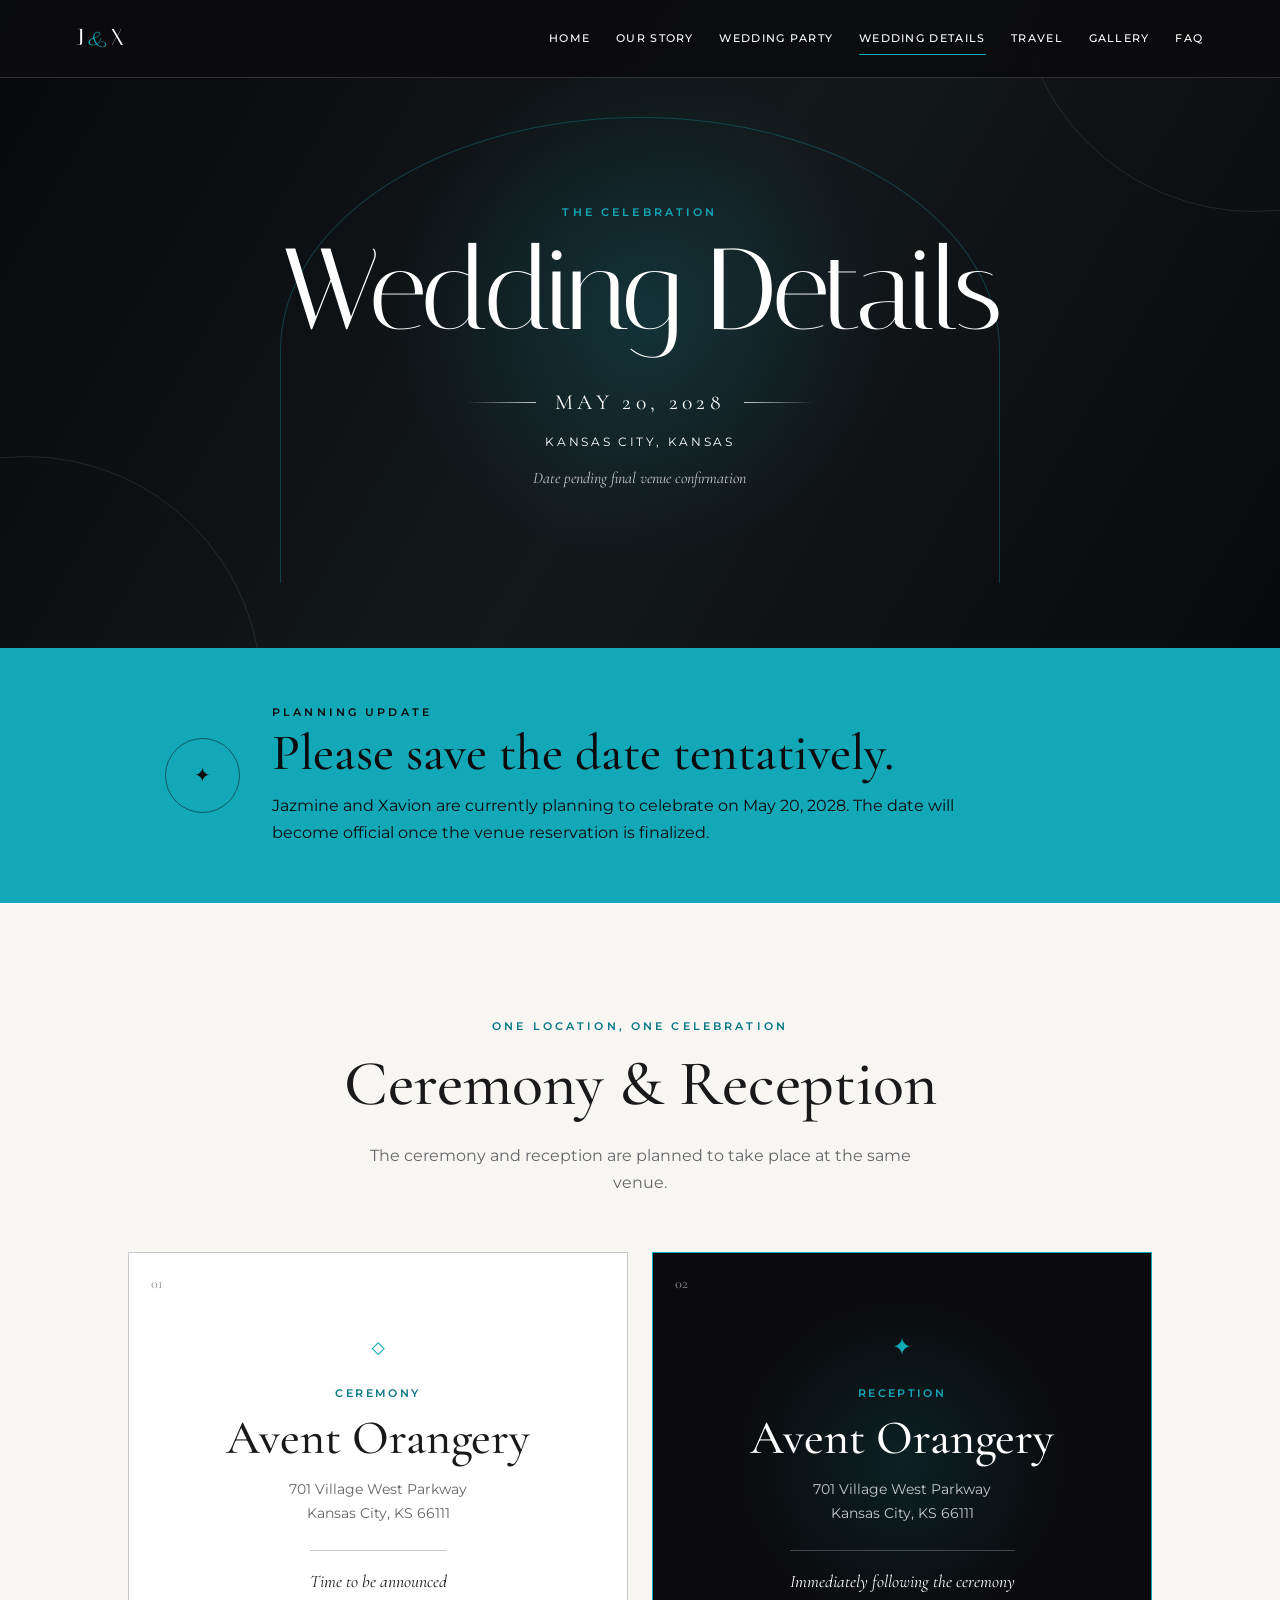
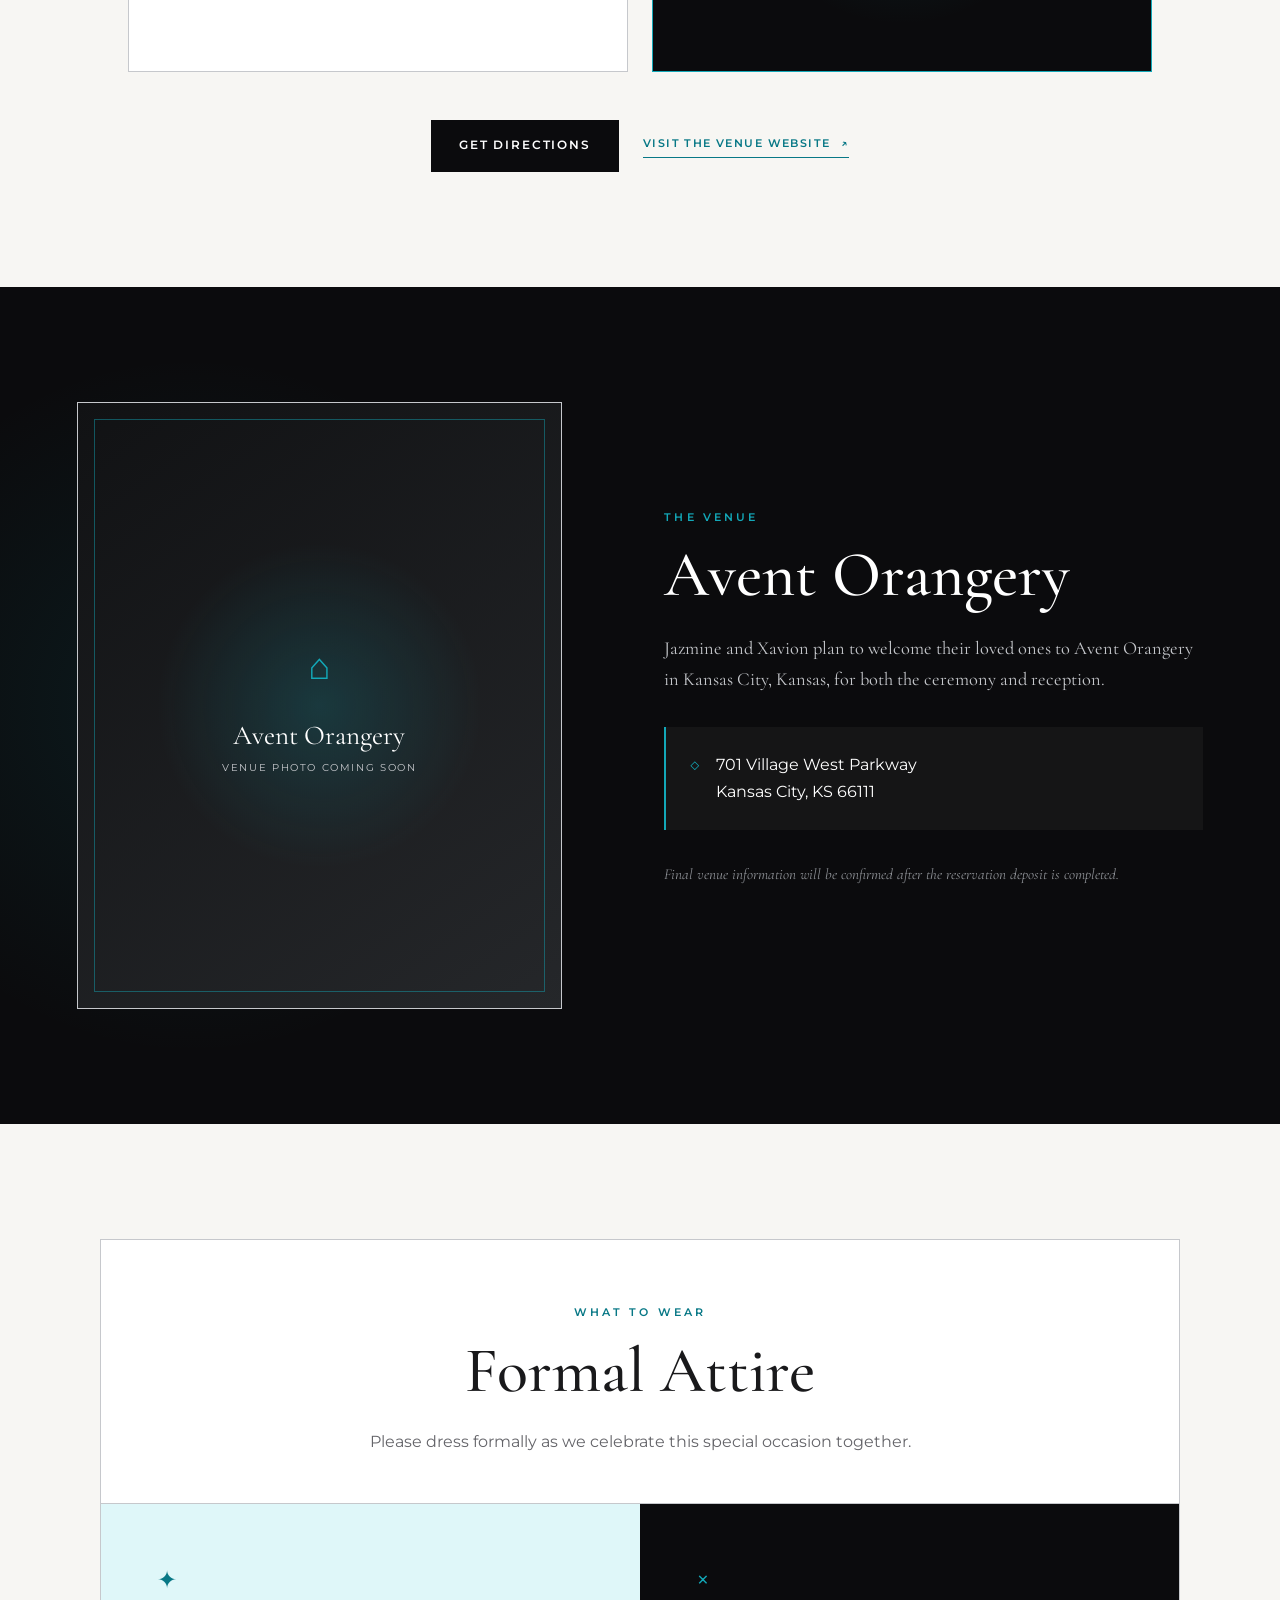
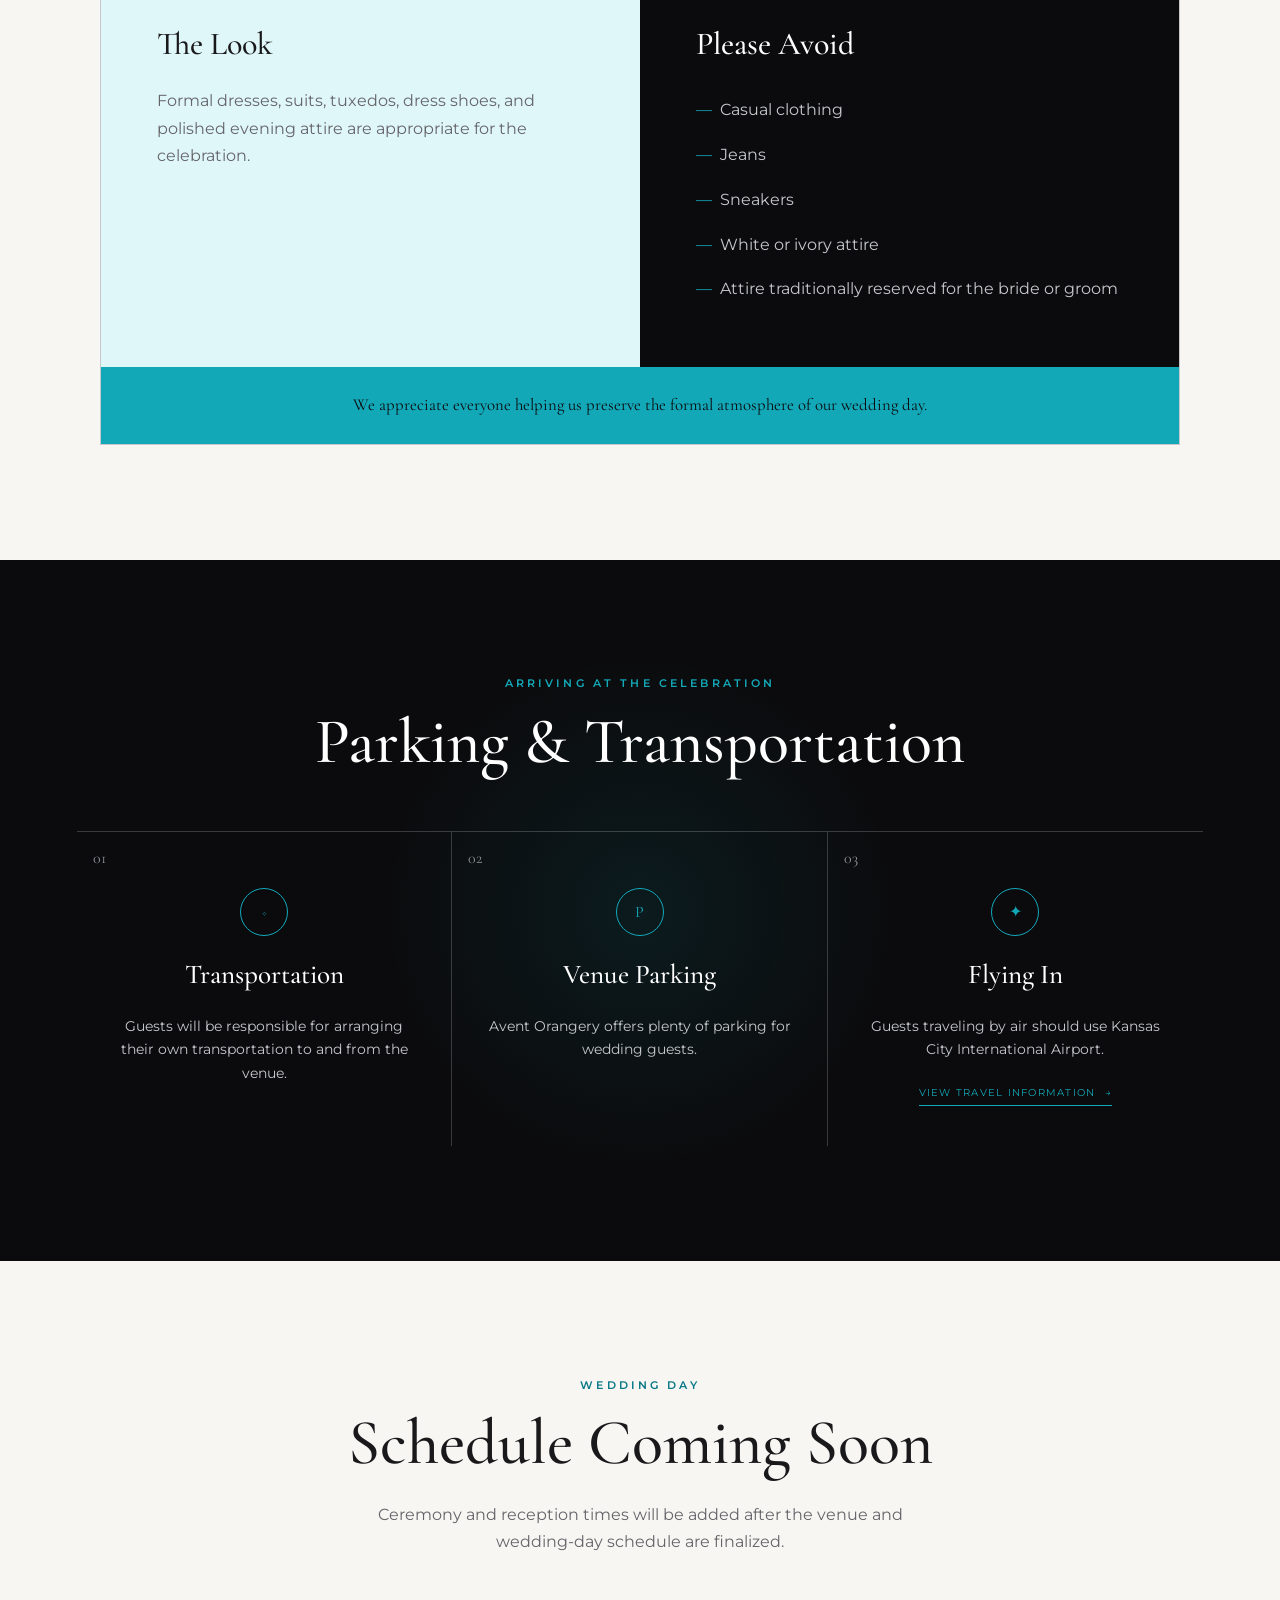
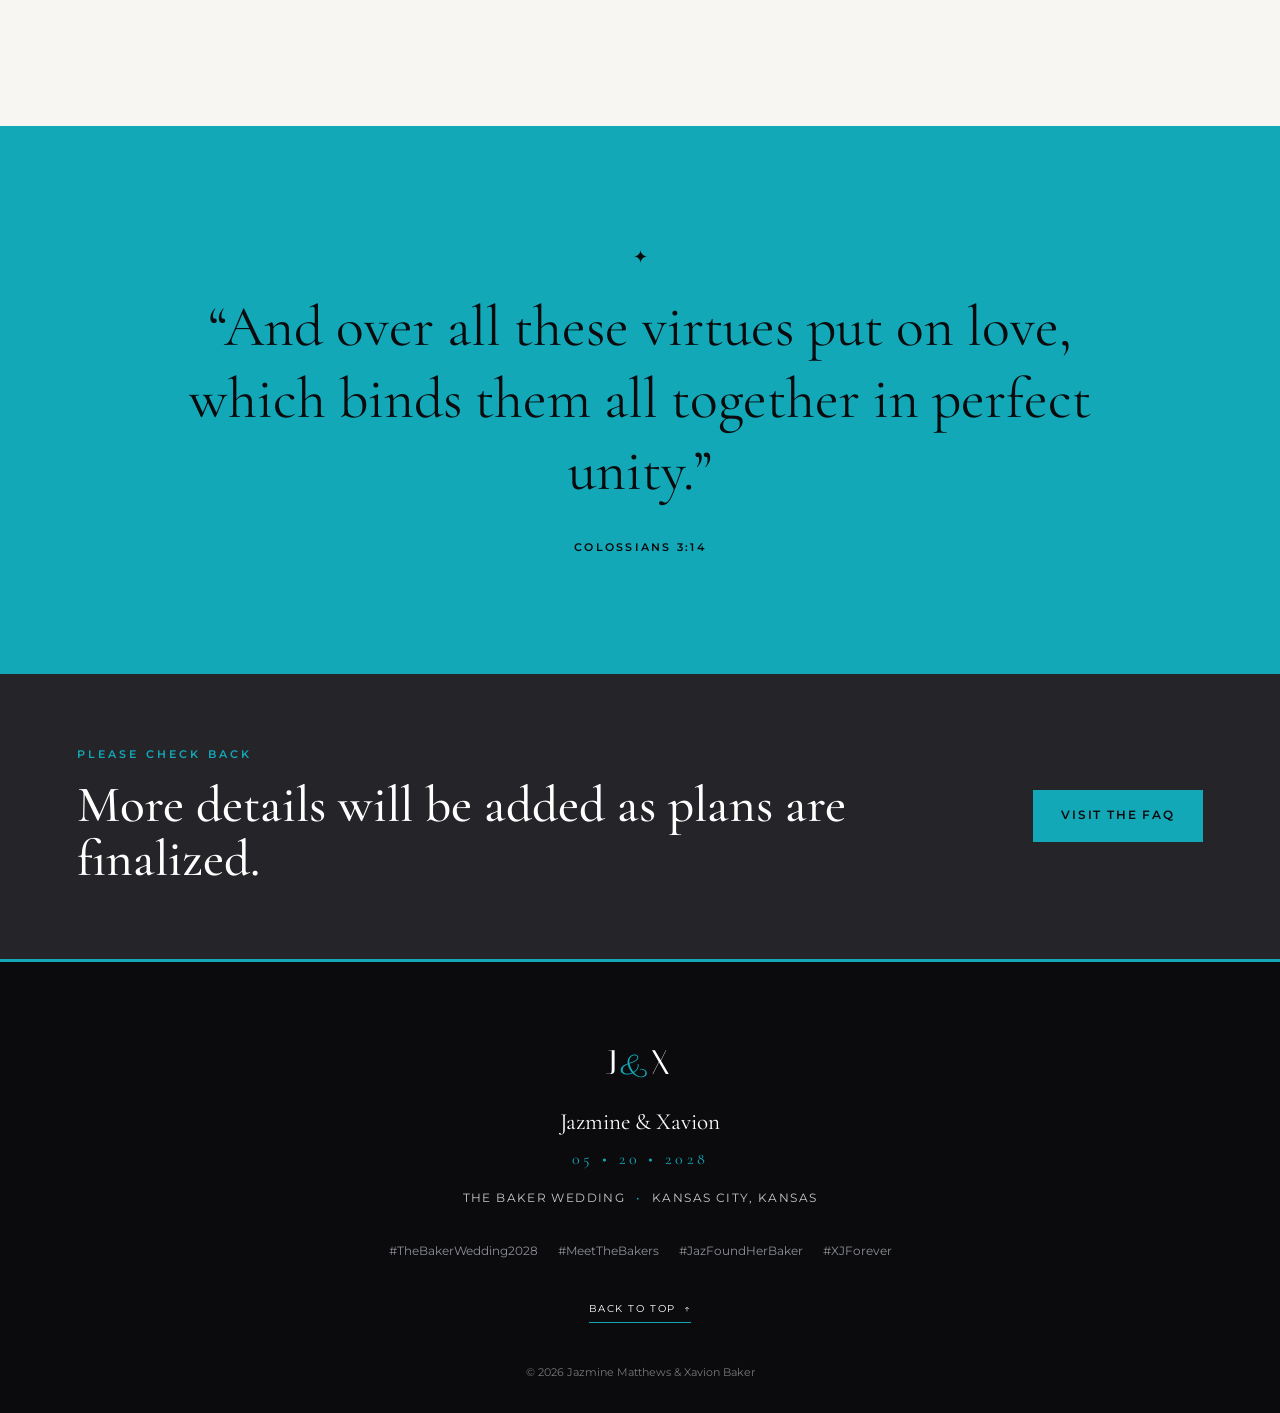
<file: pages/wedding-details.html>
<!DOCTYPE html>
<html lang="en">
<head>
    <meta charset="UTF-8">

    <meta
        name="viewport"
        content="width=device-width, initial-scale=1.0"
    >

    <meta
        name="description"
        content="Wedding ceremony, reception, venue, dress code, parking, and transportation information for Jazmine and Xavion’s wedding."
    >

    <meta
        name="theme-color"
        content="#0B0B0D"
    >

    <title>Wedding Details | Jazmine & Xavion</title>

    <!-- Google Fonts -->
    <link rel="preconnect" href="https://fonts.googleapis.com">

    <link
        rel="preconnect"
        href="https://fonts.gstatic.com"
        crossorigin
    >

    <link
        href="https://fonts.googleapis.com/css2?family=Cormorant+Garamond:wght@400;500;600&family=Italiana&family=Montserrat:wght@400;500;600&family=Parisienne&display=swap"
        rel="stylesheet"
    >

    <!-- Website Styles -->
    <link rel="stylesheet" href="../css/styles.css">
    <link rel="stylesheet" href="../css/pages/wedding-details.css">
    <link rel="stylesheet" href="../css/responsive.css">
</head>

<body>

    <!-- Accessibility Skip Link -->
    <a class="skip-link" href="#main-content">
        Skip to main content
    </a>


    <!-- =========================
         HEADER AND NAVIGATION
    ========================== -->

    <header class="site-header" id="top">

        <div class="header-container">

            <a
                class="site-logo"
                href="../index.html"
                aria-label="Jazmine and Xavion wedding homepage"
            >
                J<span>&</span>X
            </a>

            <button
                class="menu-toggle"
                type="button"
                aria-expanded="false"
                aria-controls="main-navigation"
                aria-label="Open navigation menu"
            >
                <span></span>
                <span></span>
                <span></span>
            </button>

            <nav
                class="main-navigation"
                id="main-navigation"
                aria-label="Main navigation"
            >
                <ul>
                    <li>
                        <a href="../index.html">
                            Home
                        </a>
                    </li>

                    <li>
                        <a href="our-story.html">
                            Our Story
                        </a>
                    </li>

                    <li>
                        <a href="wedding-party.html">
                            Wedding Party
                        </a>
                    </li>

                    <li>
                        <a
                            class="active"
                            href="wedding-details.html"
                        >
                            Wedding Details
                        </a>
                    </li>

                    <li>
                        <a href="travel.html">
                            Travel
                        </a>
                    </li>

                    <li>
                        <a href="gallery.html">
                            Gallery
                        </a>
                    </li>

                    <!--
                    Add these links when the pages are ready.

                    <li>
                        <a href="registry.html">
                            Registry
                        </a>
                    </li>

                    <li>
                        <a href="rsvp.html">
                            RSVP
                        </a>
                    </li>
                    -->

                    <li>
                        <a href="faq.html">
                            FAQ
                        </a>
                    </li>
                </ul>
            </nav>

        </div>

    </header>


    <main id="main-content">


        <!-- =========================
             PAGE HERO
        ========================== -->

        <section
            class="details-hero"
            aria-labelledby="details-page-heading"
        >

            <div class="details-hero-arch"></div>

            <div class="details-hero-content">

                <p class="eyebrow">
                    The Celebration
                </p>

                <h1 id="details-page-heading">
                    Wedding Details
                </h1>

                <div
                    class="details-hero-date"
                    aria-label="Wedding date"
                >
                    <span></span>
                    <p>May 20, 2028</p>
                    <span></span>
                </div>

                <p class="details-hero-location">
                    Kansas City, Kansas
                </p>

                <p class="date-pending-note">
                    Date pending final venue confirmation
                </p>

            </div>

        </section>


        <!-- =========================
             DATE STATUS NOTICE
        ========================== -->

        <section
            class="date-status-section"
            aria-label="Wedding planning update"
        >

            <div class="section-container date-status-container">

                <div
                    class="status-icon"
                    aria-hidden="true"
                >
                    ✦
                </div>

                <div class="status-copy">

                    <p class="section-label">
                        Planning Update
                    </p>

                    <h2>
                        Please save the date tentatively.
                    </h2>

                    <p>
                        Jazmine and Xavion are currently planning to
                        celebrate on May 20, 2028. The date will become
                        official once the venue reservation is finalized.
                    </p>

                </div>

            </div>

        </section>


        <!-- =========================
             CEREMONY AND RECEPTION
        ========================== -->

        <section
            class="event-details-section section-padding"
            aria-labelledby="event-details-heading"
        >

            <div class="section-container">

                <div class="section-heading">

                    <p class="section-label">
                        One Location, One Celebration
                    </p>

                    <h2 id="event-details-heading">
                        Ceremony & Reception
                    </h2>

                    <p>
                        The ceremony and reception are planned to take
                        place at the same venue.
                    </p>

                </div>


                <div class="event-card-grid">


                    <!-- Ceremony -->

                    <article class="event-card">

                        <span
                            class="event-card-number"
                            aria-hidden="true"
                        >
                            01
                        </span>

                        <div
                            class="event-card-icon"
                            aria-hidden="true"
                        >
                            ◇
                        </div>

                        <p class="event-label">
                            Ceremony
                        </p>

                        <h3>
                            Avent Orangery
                        </h3>

                        <address>
                            701 Village West Parkway
                            <br>
                            Kansas City, KS 66111
                        </address>

                        <p class="event-time">
                            Time to be announced
                        </p>

                    </article>


                    <!-- Reception -->

                    <article class="event-card featured-event-card">

                        <span
                            class="event-card-number"
                            aria-hidden="true"
                        >
                            02
                        </span>

                        <div
                            class="event-card-icon"
                            aria-hidden="true"
                        >
                            ✦
                        </div>

                        <p class="event-label">
                            Reception
                        </p>

                        <h3>
                            Avent Orangery
                        </h3>

                        <address>
                            701 Village West Parkway
                            <br>
                            Kansas City, KS 66111
                        </address>

                        <p class="event-time">
                            Immediately following the ceremony
                        </p>

                    </article>

                </div>


                <div class="directions-container">

                    <a
                        class="button button-dark"
                        href="https://maps.google.com/?q=701+Village+West+Pkwy+Kansas+City+KS+66111"
                        target="_blank"
                        rel="noopener noreferrer"
                    >
                        Get Directions
                    </a>

                    <a
                        class="venue-link"
                        href="https://www.aventkc.com/"
                        target="_blank"
                        rel="noopener noreferrer"
                    >
                        Visit the venue website
                        <span aria-hidden="true">↗</span>
                    </a>

                </div>

            </div>

        </section>


        <!-- =========================
             VENUE FEATURE
        ========================== -->

        <section
            class="venue-feature-section section-dark"
            aria-labelledby="venue-heading"
        >

            <div class="section-container venue-feature-grid">


                <!-- Venue Image Placeholder -->

                <div class="venue-image-wrapper">

                    <!--
                    Replace this placeholder with an approved venue image:

                    <img
                        src="../assets/images/venue/avent-orangery-01.jpg"
                        alt="Avent Orangery wedding venue in Kansas City"
                    >
                    -->

                    <div
                        class="venue-photo-placeholder"
                        role="img"
                        aria-label="Avent Orangery venue photo coming soon"
                    >

                        <div class="venue-placeholder-border"></div>

                        <div
                            class="venue-placeholder-icon"
                            aria-hidden="true"
                        >
                            ⌂
                        </div>

                        <p>
                            Avent Orangery
                            <span>Venue photo coming soon</span>
                        </p>

                    </div>

                </div>


                <!-- Venue Information -->

                <div class="venue-feature-content">

                    <p class="section-label">
                        The Venue
                    </p>

                    <h2 id="venue-heading">
                        Avent Orangery
                    </h2>

                    <p>
                        Jazmine and Xavion plan to welcome their loved
                        ones to Avent Orangery in Kansas City, Kansas,
                        for both the ceremony and reception.
                    </p>

                    <div class="venue-address">

                        <span
                            aria-hidden="true"
                            class="venue-address-icon"
                        >
                            ◇
                        </span>

                        <address>
                            701 Village West Parkway
                            <br>
                            Kansas City, KS 66111
                        </address>

                    </div>

                    <p class="venue-confirmation-note">
                        Final venue information will be confirmed after
                        the reservation deposit is completed.
                    </p>

                </div>

            </div>

        </section>


        <!-- =========================
             DRESS CODE
        ========================== -->

        <section
            class="dress-code-section section-padding"
            aria-labelledby="dress-code-heading"
        >

            <div class="section-container">

                <div class="dress-code-card">

                    <div class="dress-code-heading">

                        <p class="section-label">
                            What to Wear
                        </p>

                        <h2 id="dress-code-heading">
                            Formal Attire
                        </h2>

                        <p>
                            Please dress formally as we celebrate this
                            special occasion together.
                        </p>

                    </div>


                    <div class="attire-guidelines">


                        <!-- Requested Attire -->

                        <div class="attire-column attire-requested">

                            <div
                                class="attire-symbol"
                                aria-hidden="true"
                            >
                                ✦
                            </div>

                            <h3>
                                The Look
                            </h3>

                            <p>
                                Formal dresses, suits, tuxedos, dress
                                shoes, and polished evening attire are
                                appropriate for the celebration.
                            </p>

                        </div>


                        <!-- Attire Restrictions -->

                        <div class="attire-column attire-restrictions">

                            <div
                                class="attire-symbol"
                                aria-hidden="true"
                            >
                                ×
                            </div>

                            <h3>
                                Please Avoid
                            </h3>

                            <ul>
                                <li>Casual clothing</li>
                                <li>Jeans</li>
                                <li>Sneakers</li>
                                <li>White or ivory attire</li>

                                <li>
                                    Attire traditionally reserved for
                                    the bride or groom
                                </li>
                            </ul>

                        </div>

                    </div>


                    <p class="dress-code-reminder">
                        We appreciate everyone helping us preserve the
                        formal atmosphere of our wedding day.
                    </p>

                </div>

            </div>

        </section>


        <!-- =========================
             PARKING AND TRANSPORTATION
        ========================== -->

        <section
            class="guest-arrival-section section-dark"
            aria-labelledby="arrival-heading"
        >

            <div class="section-container">

                <div class="section-heading">

                    <p class="section-label">
                        Arriving at the Celebration
                    </p>

                    <h2 id="arrival-heading">
                        Parking & Transportation
                    </h2>

                </div>


                <div class="arrival-card-grid">


                    <!-- Transportation -->

                    <article class="arrival-card">

                        <span
                            class="arrival-card-number"
                            aria-hidden="true"
                        >
                            01
                        </span>

                        <div
                            class="arrival-icon"
                            aria-hidden="true"
                        >
                            ◇
                        </div>

                        <h3>
                            Transportation
                        </h3>

                        <p>
                            Guests will be responsible for arranging
                            their own transportation to and from the
                            venue.
                        </p>

                    </article>


                    <!-- Parking -->

                    <article class="arrival-card">

                        <span
                            class="arrival-card-number"
                            aria-hidden="true"
                        >
                            02
                        </span>

                        <div
                            class="arrival-icon"
                            aria-hidden="true"
                        >
                            P
                        </div>

                        <h3>
                            Venue Parking
                        </h3>

                        <p>
                            Avent Orangery offers plenty of parking
                            for wedding guests.
                        </p>

                    </article>


                    <!-- Airport -->

                    <article class="arrival-card">

                        <span
                            class="arrival-card-number"
                            aria-hidden="true"
                        >
                            03
                        </span>

                        <div
                            class="arrival-icon"
                            aria-hidden="true"
                        >
                            ✦
                        </div>

                        <h3>
                            Flying In
                        </h3>

                        <p>
                            Guests traveling by air should use Kansas
                            City International Airport.
                        </p>

                        <a href="travel.html">
                            View Travel Information
                            <span aria-hidden="true">→</span>
                        </a>

                    </article>

                </div>

            </div>

        </section>


        <!-- =========================
             SCHEDULE PLACEHOLDER
        ========================== -->

        <section
            class="schedule-section section-padding"
            aria-labelledby="schedule-heading"
        >

            <div class="section-container">

                <div class="section-heading">

                    <p class="section-label">
                        Wedding Day
                    </p>

                    <h2 id="schedule-heading">
                        Schedule Coming Soon
                    </h2>

                    <p>
                        Ceremony and reception times will be added
                        after the venue and wedding-day schedule are
                        finalized.
                    </p>

                </div>


                <!--
                Keep this timeline hidden until times are confirmed.

                Remove the "schedule-hidden" class when ready.
                -->

                <div
                    class="wedding-schedule schedule-hidden"
                    aria-hidden="true"
                >

                    <div class="schedule-item">

                        <p class="schedule-time">
                            [TIME]
                        </p>

                        <span
                            class="schedule-marker"
                            aria-hidden="true"
                        ></span>

                        <div>
                            <h3>Guest Arrival</h3>
                            <p>Guests may begin arriving at the venue.</p>
                        </div>

                    </div>


                    <div class="schedule-item">

                        <p class="schedule-time">
                            [TIME]
                        </p>

                        <span
                            class="schedule-marker"
                            aria-hidden="true"
                        ></span>

                        <div>
                            <h3>Ceremony</h3>
                            <p>Jazmine and Xavion exchange vows.</p>
                        </div>

                    </div>


                    <div class="schedule-item">

                        <p class="schedule-time">
                            [TIME]
                        </p>

                        <span
                            class="schedule-marker"
                            aria-hidden="true"
                        ></span>

                        <div>
                            <h3>Reception</h3>
                            <p>Dinner, dancing, and celebration.</p>
                        </div>

                    </div>


                    <div class="schedule-item">

                        <p class="schedule-time">
                            [TIME]
                        </p>

                        <span
                            class="schedule-marker"
                            aria-hidden="true"
                        ></span>

                        <div>
                            <h3>Final Send-Off</h3>
                            <p>The newlyweds make their exit.</p>
                        </div>

                    </div>

                </div>

            </div>

        </section>


        <!-- =========================
             SCRIPTURE
        ========================== -->

        <section
            class="details-scripture-section"
            aria-labelledby="details-scripture-heading"
        >

            <div class="section-container">

                <div
                    class="scripture-ornament"
                    aria-hidden="true"
                >
                    ✦
                </div>

                <h2
                    class="visually-hidden"
                    id="details-scripture-heading"
                >
                    Marriage Scripture
                </h2>

                <blockquote>
                    “And over all these virtues put on love,
                    which binds them all together in perfect unity.”
                </blockquote>

                <cite>
                    Colossians 3:14
                </cite>

                <!--
                Replace or update the Scripture after the couple
                confirms their preferred verse and Bible translation.
                -->

            </div>

        </section>


        <!-- =========================
             DETAILS UPDATE
        ========================== -->

        <section
            class="details-update-section"
            aria-labelledby="details-update-heading"
        >

            <div class="section-container details-update-container">

                <div>

                    <p class="section-label">
                        Please Check Back
                    </p>

                    <h2 id="details-update-heading">
                        More details will be added as plans are finalized.
                    </h2>

                </div>

                <a
                    class="button button-primary"
                    href="faq.html"
                >
                    Visit the FAQ
                </a>

            </div>

        </section>


    </main>


    <!-- =========================
         FOOTER
    ========================== -->

    <footer class="site-footer">

        <div class="footer-container">

            <a
                class="footer-monogram"
                href="../index.html"
                aria-label="Return to the wedding homepage"
            >
                J<span>&</span>X
            </a>

            <p class="footer-names">
                Jazmine & Xavion
            </p>

            <p class="footer-date">
                05 • 20 • 2028
            </p>

            <p class="footer-location">
                The Baker Wedding
                <span aria-hidden="true">•</span>
                Kansas City, Kansas
            </p>

            <div class="footer-hashtags">
                <span>#TheBakerWedding2028</span>
                <span>#MeetTheBakers</span>
                <span>#JazFoundHerBaker</span>
                <span>#XJForever</span>
            </div>

            <a class="back-to-top" href="#top">
                Back to Top
                <span aria-hidden="true">↑</span>
            </a>

            <p class="copyright">
                &copy; <span id="copyright-year"></span>
                Jazmine Matthews & Xavion Baker
            </p>

        </div>

    </footer>


    <!-- Shared Website JavaScript -->
    <script src="../js/main.js"></script>

</body>
</html>
</file>
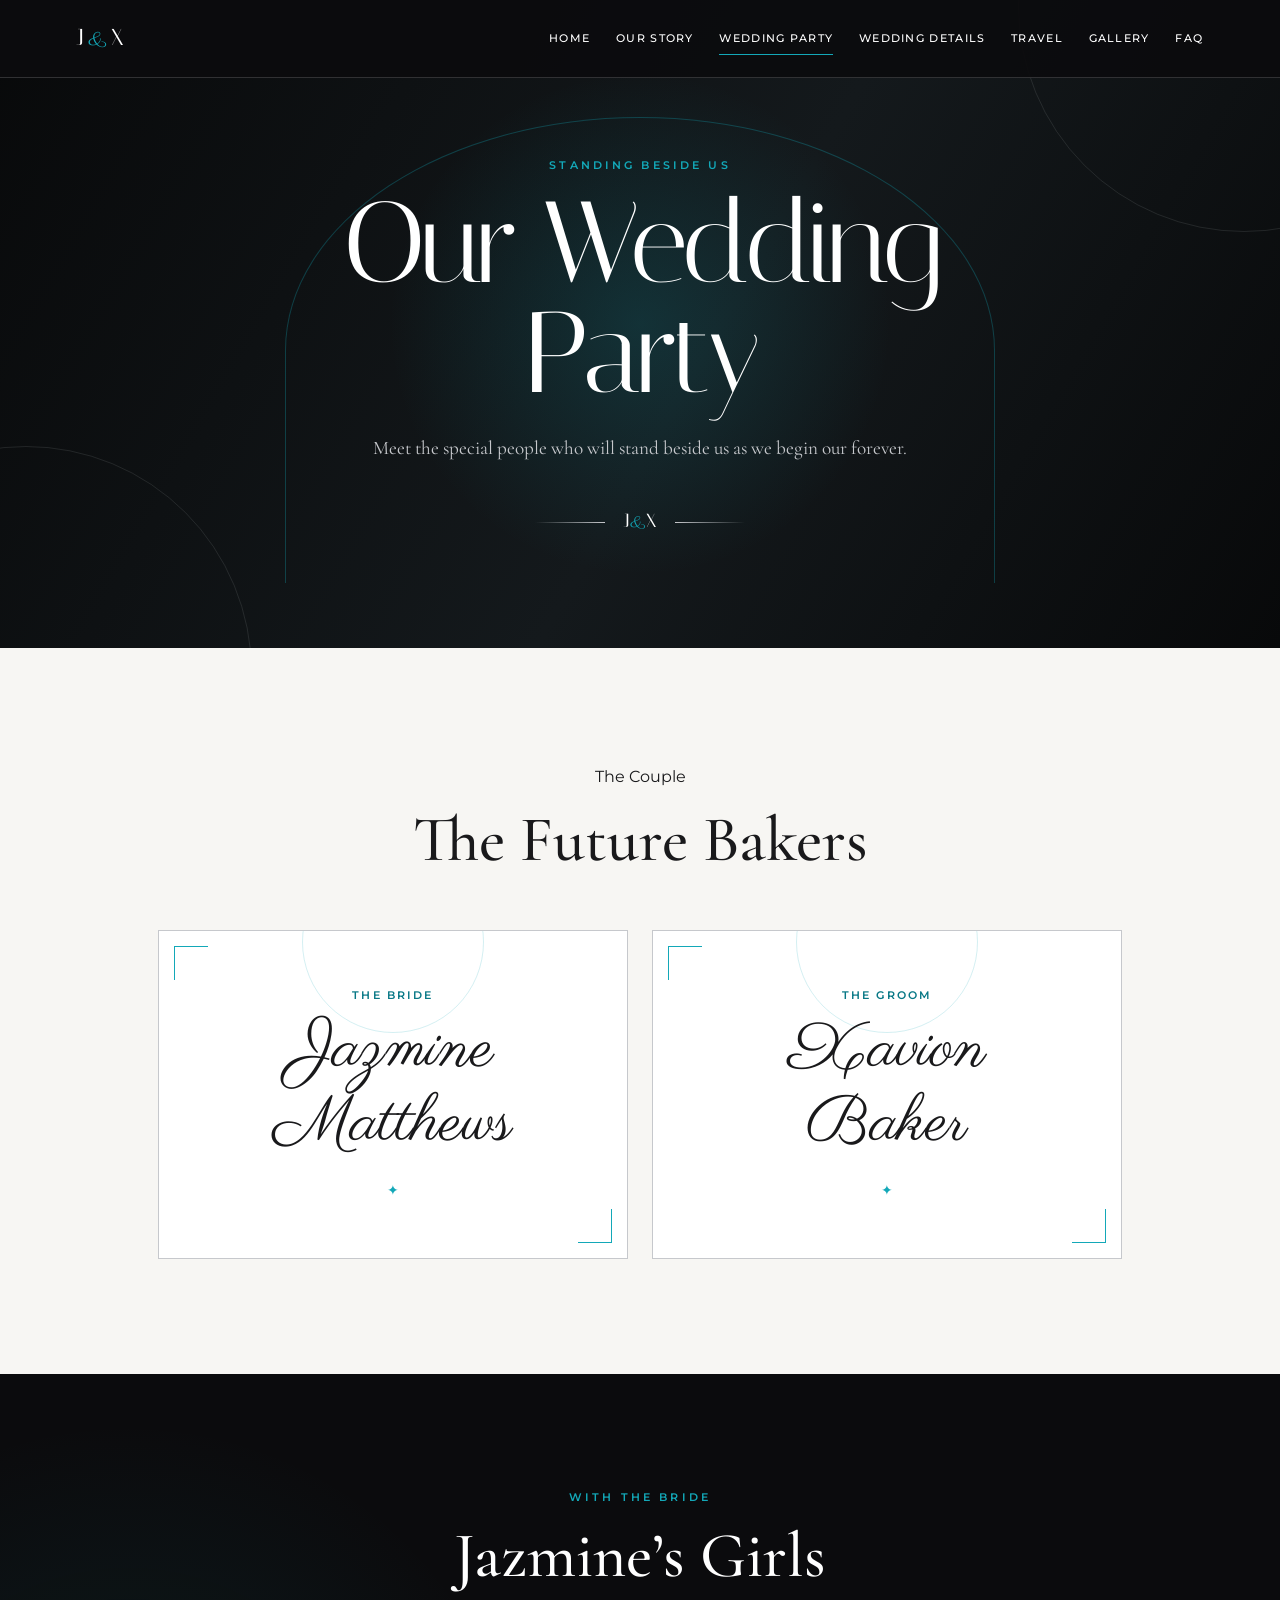
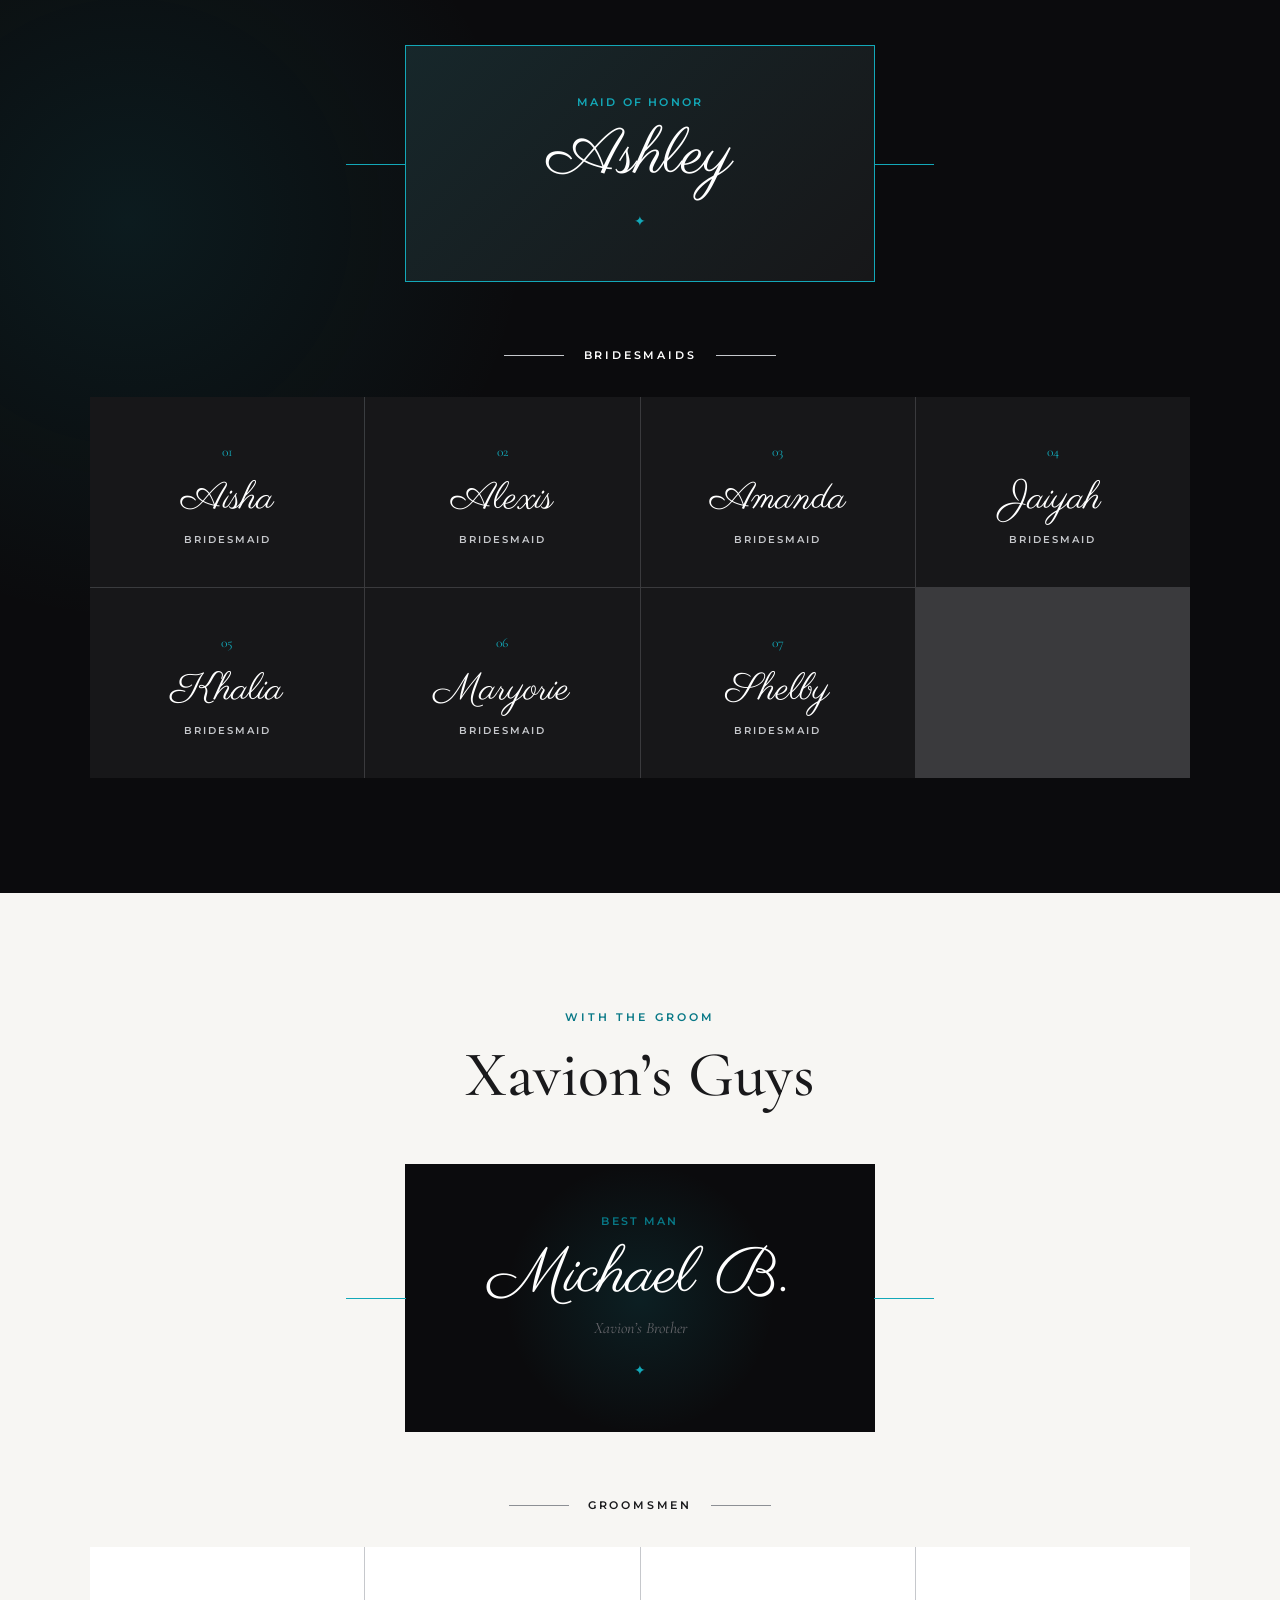
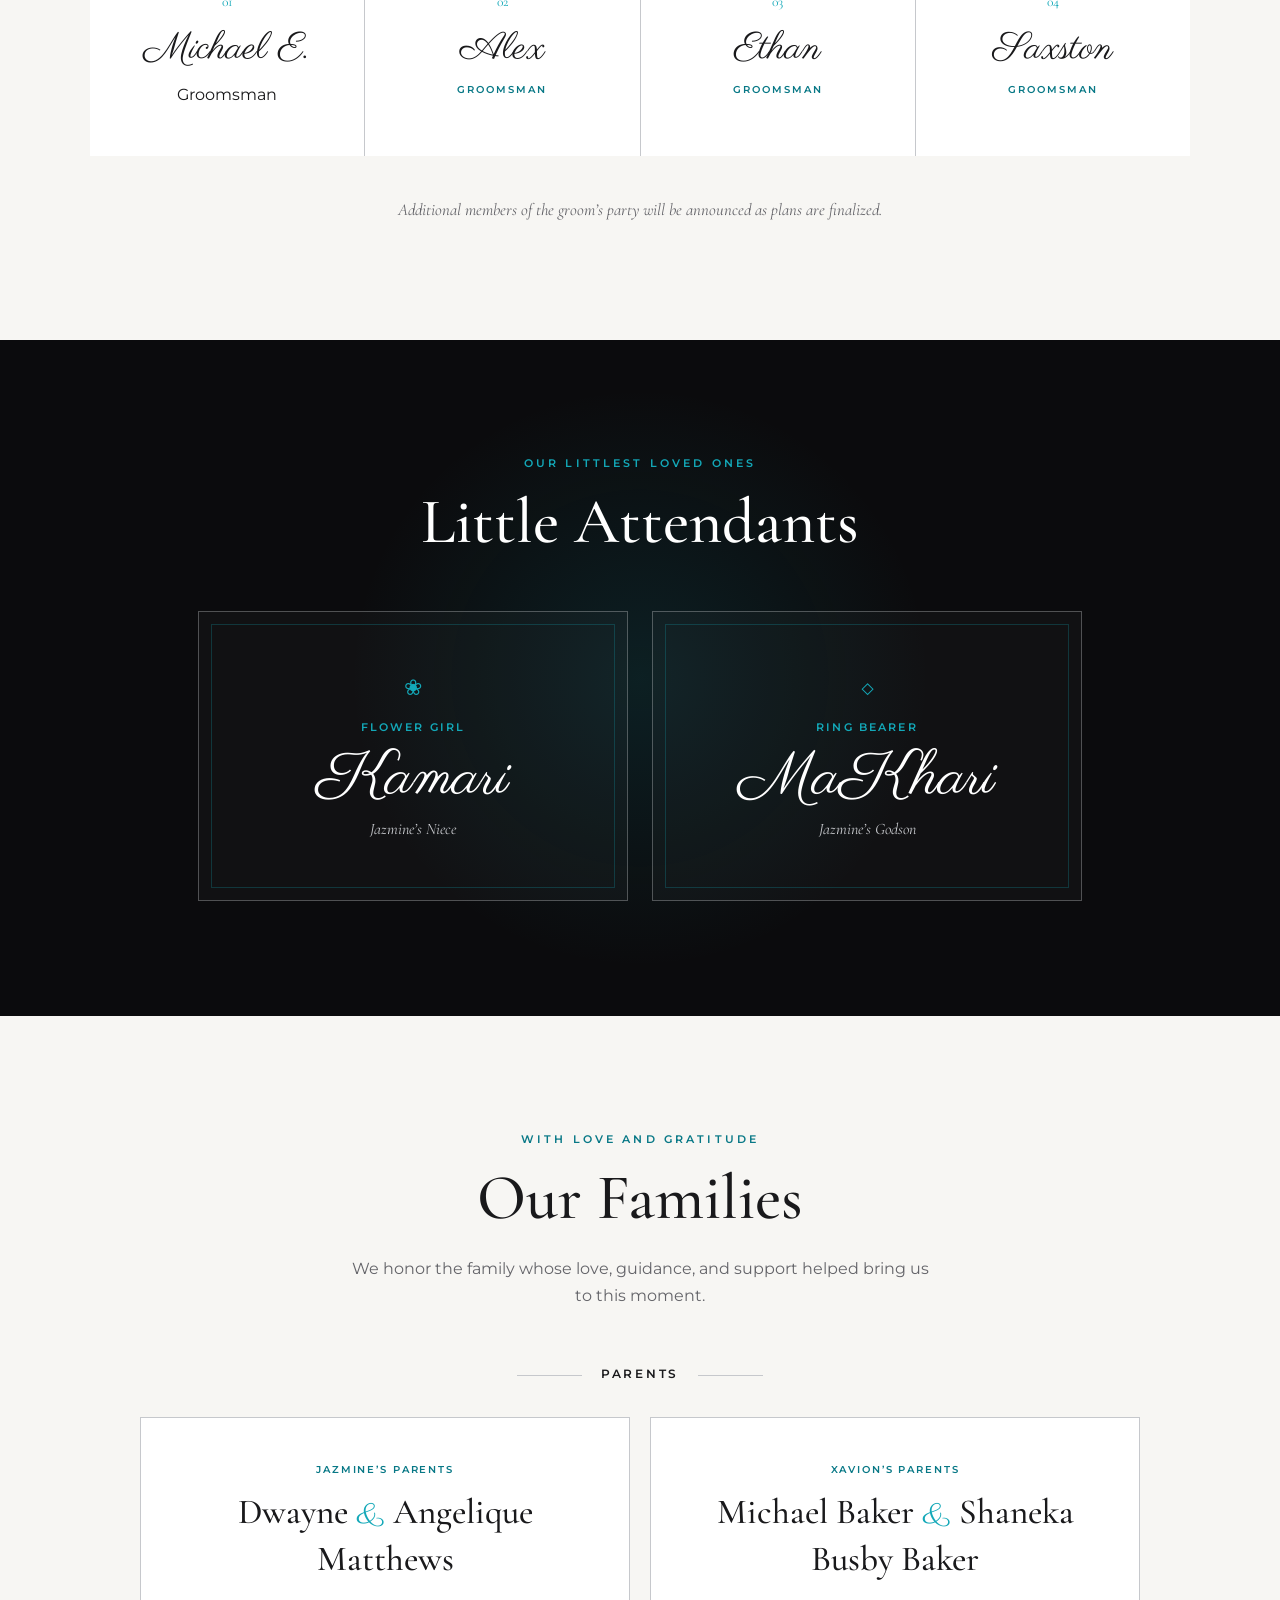
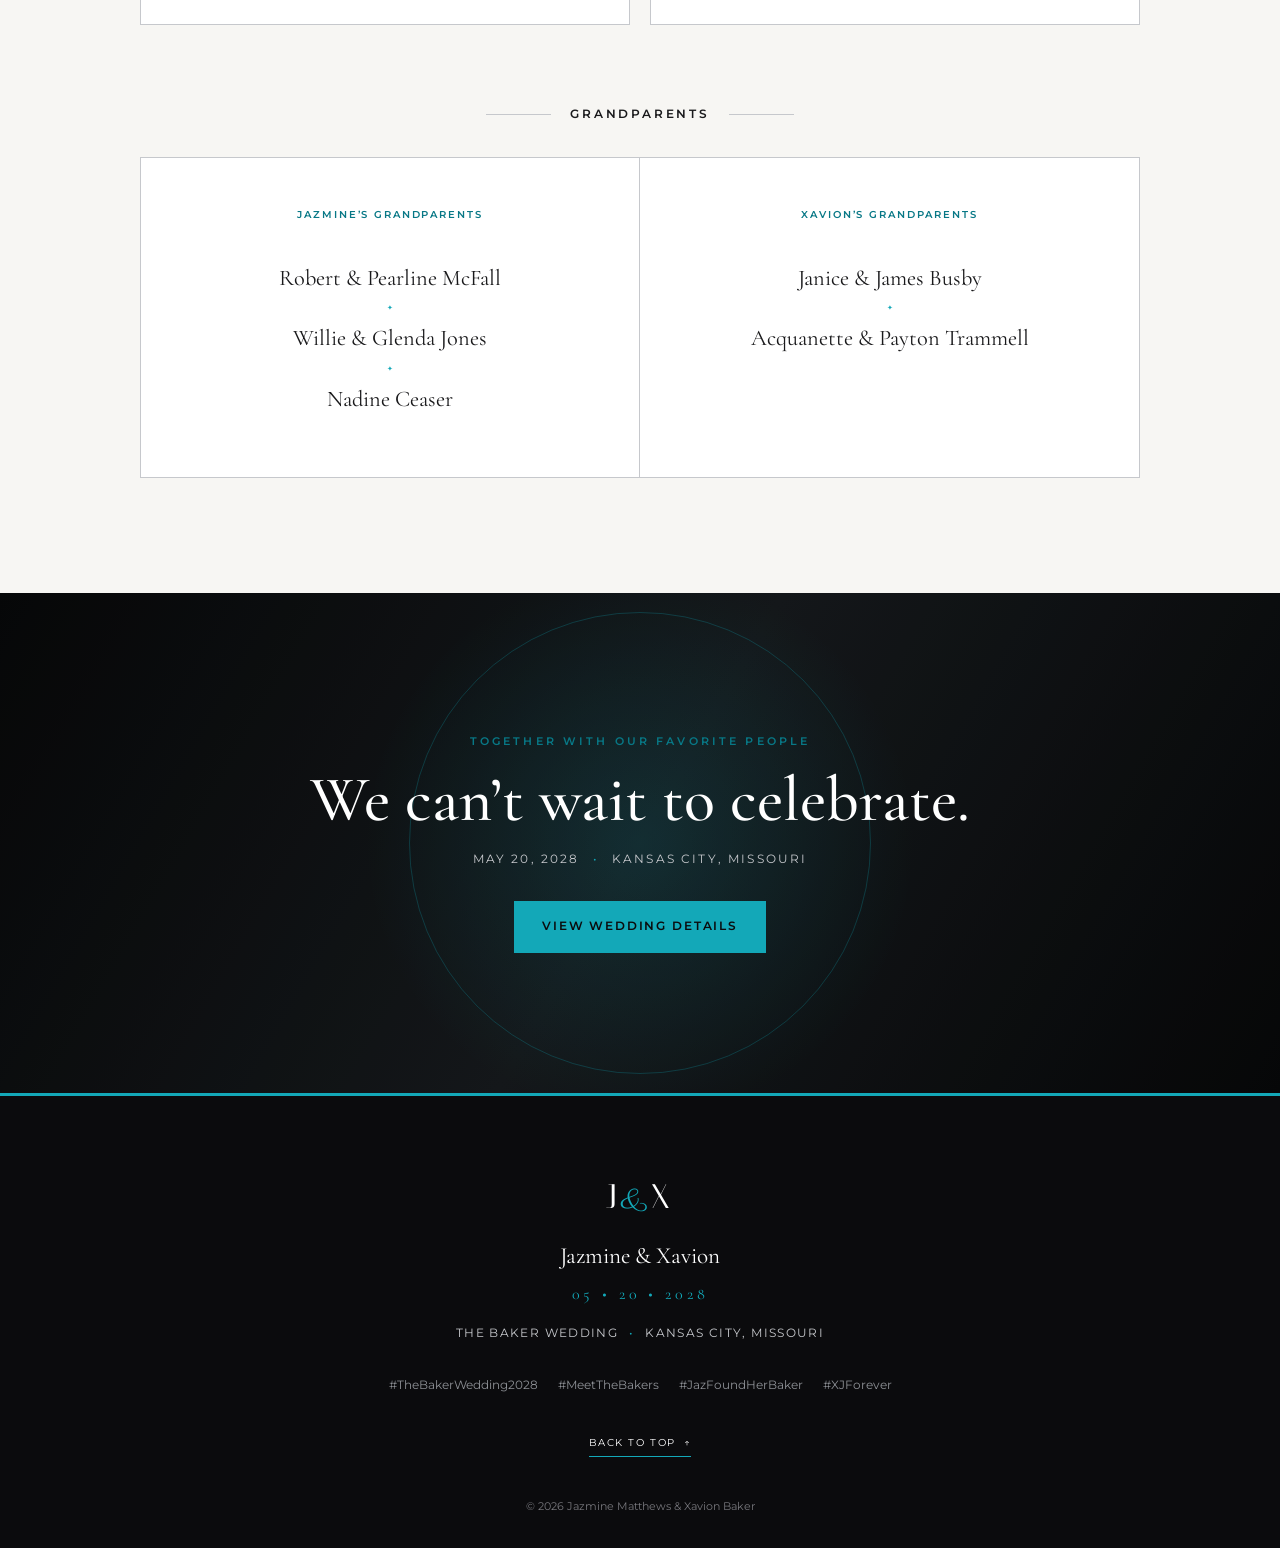
<file: pages/wedding-party.html>
<!DOCTYPE html>
<html lang="en">
<head>
    <meta charset="UTF-8">

    <meta
        name="viewport"
        content="width=device-width, initial-scale=1.0"
    >

    <meta
        name="description"
        content="Meet the wedding party celebrating with Jazmine Matthews and Xavion Baker."
    >

    <meta
        name="theme-color"
        content="#0B0B0D"
    >

    <title>Wedding Party | Jazmine & Xavion</title>

    <!-- Google Fonts -->
    <link rel="preconnect" href="https://fonts.googleapis.com">

    <link
        rel="preconnect"
        href="https://fonts.gstatic.com"
        crossorigin
    >

    <link
        href="https://fonts.googleapis.com/css2?family=Cormorant+Garamond:wght@400;500;600&family=Italiana&family=Montserrat:wght@400;500;600&family=Parisienne&display=swap"
        rel="stylesheet"
    >

    <!-- Website Styles -->
    <link rel="stylesheet" href="../css/styles.css">
    <link rel="stylesheet" href="../css/pages/wedding-party.css">
    <link rel="stylesheet" href="../css/responsive.css">
</head>

<body>

    <!-- Accessibility Skip Link -->
    <a class="skip-link" href="#main-content">
        Skip to main content
    </a>


    <!-- =========================
         HEADER AND NAVIGATION
    ========================== -->

    <header class="site-header" id="top">

        <div class="header-container">

            <a
                class="site-logo"
                href="../index.html"
                aria-label="Jazmine and Xavion wedding homepage"
            >
                J<span>&</span>X
            </a>

            <button
                class="menu-toggle"
                type="button"
                aria-expanded="false"
                aria-controls="main-navigation"
                aria-label="Open navigation menu"
            >
                <span></span>
                <span></span>
                <span></span>
            </button>

            <nav
                class="main-navigation"
                id="main-navigation"
                aria-label="Main navigation"
            >
                <ul>
                    <li>
                        <a href="../index.html">
                            Home
                        </a>
                    </li>

                    <li>
                        <a href="our-story.html">
                            Our Story
                        </a>
                    </li>

                    <li>
                        <a
                            class="active"
                            href="wedding-party.html"
                        >
                            Wedding Party
                        </a>
                    </li>

                    <li>
                        <a href="wedding-details.html">
                            Wedding Details
                        </a>
                    </li>

                    <li>
                        <a href="travel.html">
                            Travel
                        </a>
                    </li>

                    <li>
                        <a href="gallery.html">
                            Gallery
                        </a>
                    </li>

                    <!--
                    Add these links when the pages are ready.

                    <li>
                        <a href="registry.html">
                            Registry
                        </a>
                    </li>

                    <li>
                        <a href="rsvp.html">
                            RSVP
                        </a>
                    </li>
                    -->

                    <li>
                        <a href="faq.html">
                            FAQ
                        </a>
                    </li>
                </ul>
            </nav>

        </div>

    </header>


    <main id="main-content">


        <!-- =========================
             PAGE HERO
        ========================== -->

        <section
            class="party-hero"
            aria-labelledby="party-page-heading"
        >

            <div class="party-hero-decoration"></div>

            <div class="party-hero-content">

                <p class="eyebrow">
                    Standing Beside Us
                </p>

                <h1 id="party-page-heading">
                    Our Wedding Party
                </h1>

                <p>
                    Meet the special people who will stand beside us
                    as we begin our forever.
                </p>

                <div
                    class="hero-ornament"
                    aria-hidden="true"
                >
                    <span></span>
                    <strong>J<span>&</span>X</strong>
                    <span></span>
                </div>

            </div>

        </section>


        <!-- =========================
             BRIDE AND GROOM
        ========================== -->

        <section
            class="couple-section section-padding"
            aria-labelledby="couple-heading"
        >

            <div class="section-container">

                <div class="section-heading">

                    <p class class="section-label">
                        The Couple
                    </p>

                    <h2 id="couple-heading">
                        The Future Bakers
                    </h2>

                </div>

                <div class="couple-name-grid">


                    <!-- Bride -->

                    <article class="couple-name-card">

                        <span
                            class="card-corner card-corner-top"
                            aria-hidden="true"
                        ></span>

                        <p class="party-role">
                            The Bride
                        </p>

                        <h3>
                            Jazmine Matthews
                        </h3>

                        <div
                            class="name-divider"
                            aria-hidden="true"
                        >
                            ✦
                        </div>

                        <span
                            class="card-corner card-corner-bottom"
                            aria-hidden="true"
                        ></span>

                    </article>


                    <!-- Groom -->

                    <article class="couple-name-card">

                        <span
                            class="card-corner card-corner-top"
                            aria-hidden="true"
                        ></span>

                        <p class="party-role">
                            The Groom
                        </p>

                        <h3>
                            Xavion
                            <br>
                            Baker
                        </h3>

                        <div
                            class="name-divider"
                            aria-hidden="true"
                        >
                            ✦
                        </div>

                        <span
                            class="card-corner card-corner-bottom"
                            aria-hidden="true"
                        ></span>

                    </article>

                </div>

            </div>

        </section>


        <!-- =========================
             BRIDE'S SIDE
        ========================== -->

        <section
            class="party-group-section brides-side section-dark"
            aria-labelledby="brides-side-heading"
        >

            <div class="section-container">

                <div class="section-heading">

                    <p class="section-label">
                        With the Bride
                    </p>

                    <h2 id="brides-side-heading">
                        Jazmine’s Girls
                    </h2>

                </div>


                <!-- Maid of Honor -->

                <div class="honor-attendant">

                    <article class="honor-card">

                        <p class="party-role">
                            Maid of Honor
                        </p>

                        <h3>
                            Ashley
                        </h3>

                        <div
                            class="name-divider"
                            aria-hidden="true"
                        >
                            ✦
                        </div>

                    </article>

                </div>


                <!-- Bridesmaids -->

                <div class="attendant-section-heading">

                    <span></span>

                    <h3>
                        Bridesmaids
                    </h3>

                    <span></span>

                </div>

                <div class="party-name-grid">

                    <article class="party-name-card">
                        <p class="party-number">01</p>
                        <h3>Aisha</h3>
                        <p class="party-role">Bridesmaid</p>
                    </article>

                    <article class="party-name-card">
                        <p class="party-number">02</p>
                        <h3>Alexis</h3>
                        <p class="party-role">Bridesmaid</p>
                    </article>

                    <article class="party-name-card">
                        <p class="party-number">03</p>
                        <h3>Amanda</h3>
                        <p class="party-role">Bridesmaid</p>
                    </article>

                    <article class="party-name-card">
                        <p class="party-number">04</p>
                        <h3>Jaiyah</h3>
                        <p class="party-role">Bridesmaid</p>
                    </article>

                    <article class="party-name-card">
                        <p class="party-number">05</p>
                        <h3>Khalia</h3>
                        <p class="party-role">Bridesmaid</p>
                    </article>

                    <article class="party-name-card">
                        <p class="party-number">06</p>
                        <h3>Maryorie</h3>
                        <p class="party-role">Bridesmaid</p>
                    </article>

                    <article class="party-name-card">
                        <p class="party-number">07</p>
                        <h3>Shelby</h3>
                        <p class="party-role">Bridesmaid</p>
                    </article>

                </div>

            </div>

        </section>


        <!-- =========================
             GROOM'S SIDE
        ========================== -->

        <section
            class="party-group-section grooms-side section-padding"
            aria-labelledby="grooms-side-heading"
        >

            <div class="section-container">

                <div class="section-heading">

                    <p class="section-label">
                        With the Groom
                    </p>

                    <h2 id="grooms-side-heading">
                        Xavion’s Guys
                    </h2>

                </div>


                <!-- Best Man -->

                <div class="honor-attendant">

                    <article class="honor-card dark-honor-card">

                        <p class="party-role">
                            Best Man
                        </p>

                        <h3>
                            Michael B.
                        </h3>

                        <p class="relationship-label">
                            Xavion’s Brother
                        </p>

                        <div
                            class="name-divider"
                            aria-hidden="true"
                        >
                            ✦
                        </div>

                    </article>

                </div>


                <!-- Groomsmen -->

                <div class="attendant-section-heading dark-heading">

                    <span></span>

                    <h3>
                        Groomsmen
                    </h3>

                    <span></span>

                </div>

                <div class="party-name-grid light-grid">

                    <article class="party-name-card">
                        <p class="party-number">01</p>
                        <h3>Michael E.</h3>
                        <p class class="party-role">Groomsman</p>
                    </article>

                    <article class="party-name-card">
                        <p class="party-number">02</p>
                        <h3>Alex</h3>
                        <p class="party-role">Groomsman</p>
                    </article>

                    <article class="party-name-card">
                        <p class="party-number">03</p>
                        <h3>Ethan</h3>
                        <p class="party-role">Groomsman</p>
                    </article>

                    <article class="party-name-card">
                        <p class="party-number">04</p>
                        <h3>Saxston</h3>
                        <p class="party-role">Groomsman</p>
                    </article>

                    <!--
                    Duplicate this card when another groomsman is confirmed.

                    <article class="party-name-card">
                        <p class="party-number">05</p>
                        <h3>Confirmed Name</h3>
                        <p class="party-role">Groomsman</p>
                    </article>
                    -->

                </div>

                <p class="pending-party-note">
                    Additional members of the groom’s party will be
                    announced as plans are finalized.
                </p>

            </div>

        </section>


        <!-- =========================
             LITTLE ATTENDANTS
        ========================== -->

        <section
            class="little-attendants-section section-dark"
            aria-labelledby="little-attendants-heading"
        >

            <div class="section-container">

                <div class="section-heading">

                    <p class="section-label">
                        Our Littlest Loved Ones
                    </p>

                    <h2 id="little-attendants-heading">
                        Little Attendants
                    </h2>

                </div>

                <div class="little-attendants-grid">


                    <!-- Flower Girl -->

                    <article class="little-attendant-card">

                        <div
                            class="little-attendant-icon"
                            aria-hidden="true"
                        >
                            ❀
                        </div>

                        <p class="party-role">
                            Flower Girl
                        </p>

                        <h3>
                            Kamari
                        </h3>

                        <p class="relationship-label">
                            Jazmine’s Niece
                        </p>

                    </article>


                    <!-- Ring Bearer -->

                    <article class="little-attendant-card">

                        <div
                            class="little-attendant-icon"
                            aria-hidden="true"
                        >
                            ◇
                        </div>

                        <p class="party-role">
                            Ring Bearer
                        </p>

                        <h3>
                            MaKhari
                        </h3>

                        <p class="relationship-label">
                            Jazmine’s Godson
                        </p>

                    </article>

                </div>

            </div>

        </section>


        <!-- =========================
             FAMILY
        ========================== -->

        <section
            class="family-section section-padding"
            aria-labelledby="family-heading"
        >

            <div class="section-container">

                <div class="section-heading">

                    <p class="section-label">
                        With Love and Gratitude
                    </p>

                    <h2 id="family-heading">
                        Our Families
                    </h2>

                    <p>
                        We honor the family whose love, guidance,
                        and support helped bring us to this moment.
                    </p>

                </div>


                <!-- Parents -->

                <div class="family-category">

                    <div class="family-category-heading">

                        <span></span>

                        <h3>
                            Parents
                        </h3>

                        <span></span>

                    </div>

                    <div class="family-name-grid">

                        <article class="family-name-card">

                            <p class="family-side">
                                Jazmine’s Parents
                            </p>

                            <h4>
                                Dwayne 
                                <span>&</span>
                                Angelique Matthews
                            </h4>

                        </article>

                        <article class="family-name-card">

                            <p class="family-side">
                                Xavion’s Parents
                            </p>

                            <h4>
                                Michael Baker
                                <span>&</span>
                                Shaneka Busby Baker
                            </h4>

                        </article>

                    </div>

                </div>


                <!-- Grandparents -->

                <div class="family-category grandparents-category">

                    <div class="family-category-heading">

                        <span></span>

                        <h3>
                            Grandparents
                        </h3>

                        <span></span>

                    </div>

                    <div class="family-columns">


                        <!-- Jazmine's Grandparents -->

                        <div class="family-column">

                            <p class="family-side">
                                Jazmine’s Grandparents
                            </p>

                            <ul>
                                <li>
                                    Robert & Pearline McFall
                                </li>

                                <li>
                                    Willie & Glenda Jones
                                </li>

                                <li>
                                    Nadine Ceaser
                                </li>
                            </ul>

                        </div>


                        <!-- Xavion's Grandparents -->

                        <div class="family-column">

                            <p class="family-side">
                                Xavion’s Grandparents
                            </p>

                            <ul>
                                <li>
                                    Janice & James Busby
                                </li>

                                <li>
                                    Acquanette & Payton Trammell
                                </li>
                            </ul>

                        </div>

                    </div>

                </div>

            </div>

        </section>


        <!-- =========================
             CLOSING SECTION
        ========================== -->

        <section
            class="party-closing-section"
            aria-labelledby="closing-heading"
        >

            <div class="party-closing-overlay"></div>

            <div class="party-closing-content">

                <p class="section-label">
                    Together With Our Favorite People
                </p>

                <h2 id="closing-heading">
                    We can’t wait to celebrate.
                </h2>

                <p>
                    May 20, 2028
                    <span aria-hidden="true">•</span>
                    Kansas City, Missouri
                </p>

                <a
                    class="button button-primary"
                    href="wedding-details.html"
                >
                    View Wedding Details
                </a>

            </div>

        </section>


    </main>


    <!-- =========================
         FOOTER
    ========================== -->

    <footer class="site-footer">

        <div class="footer-container">

            <a
                class="footer-monogram"
                href="../index.html"
                aria-label="Return to the wedding homepage"
            >
                J<span>&</span>X
            </a>

            <p class="footer-names">
                Jazmine & Xavion
            </p>

            <p class="footer-date">
                05 • 20 • 2028
            </p>

            <p class="footer-location">
                The Baker Wedding
                <span aria-hidden="true">•</span>
                Kansas City, Missouri
            </p>

            <div class="footer-hashtags">
                <span>#TheBakerWedding2028</span>
                <span>#MeetTheBakers</span>
                <span>#JazFoundHerBaker</span>
                <span>#XJForever</span>
            </div>

            <a class="back-to-top" href="#top">
                Back to Top
                <span aria-hidden="true">↑</span>
            </a>

            <p class="copyright">
                &copy; <span id="copyright-year"></span>
                Jazmine Matthews & Xavion Baker
            </p>

        </div>

    </footer>


    <!-- Shared Website JavaScript -->
    <script src="../js/main.js"></script>

</body>
</html>
</file>
<file: css/styles.css>
/* =========================================
   THE BAKER WEDDING — GLOBAL STYLES
========================================= */

:root {
    --turquoise: #13a8b8;
    --deep-turquoise: #087886;
    --light-turquoise: #dff7f9;

    --black: #0b0b0d;
    --soft-black: #171719;
    --charcoal: #252529;

    --white: #ffffff;
    --soft-white: #f7f6f3;

    --silver: #c6c8cc;
    --dark-silver: #8d9095;

    --text-dark: #19191b;
    --text-gray: #646469;

    --serif-font: "Cormorant Garamond", Georgia, serif;
    --display-font: "Italiana", Georgia, serif;
    --script-font: "Parisienne", cursive;
    --body-font: "Montserrat", Arial, sans-serif;

    --page-width: 1200px;
    --small-page-width: 780px;

    --section-padding: clamp(5rem, 9vw, 8rem);
    --side-padding: clamp(1.25rem, 6vw, 5rem);

    --transition: 0.25s ease;
}


/* =========================================
   RESET
========================================= */

* {
    box-sizing: border-box;
}

html {
    scroll-behavior: smooth;
}

body {
    margin: 0;
    overflow-x: hidden;
    background: var(--soft-white);
    color: var(--text-dark);
    font-family: var(--body-font);
    font-size: 16px;
    line-height: 1.7;
}

img {
    display: block;
    max-width: 100%;
}

a {
    color: inherit;
}

button,
input,
select,
textarea {
    font: inherit;
}

button,
a {
    -webkit-tap-highlight-color: transparent;
}


/* =========================================
   ACCESSIBILITY
========================================= */

.skip-link {
    position: absolute;
    top: 1rem;
    left: -9999px;
    z-index: 9999;
    padding: 0.75rem 1rem;
    background: var(--white);
    color: var(--black);
    font-weight: 600;
    text-decoration: none;
}

.skip-link:focus {
    left: 1rem;
}

.visually-hidden {
    position: absolute;
    width: 1px;
    height: 1px;
    overflow: hidden;
    clip: rect(0, 0, 0, 0);
    white-space: nowrap;
}


/* =========================================
   SHARED LAYOUT
========================================= */

.section-container {
    width: min(100%, var(--page-width));
    margin: 0 auto;
}

.narrow-container {
    max-width: var(--small-page-width);
}

.section-padding {
    padding: var(--section-padding) var(--side-padding);
}

.section-dark {
    padding: var(--section-padding) var(--side-padding);
    background: var(--black);
    color: var(--white);
}

.section-heading {
    max-width: 720px;
    margin: 0 auto 3.5rem;
    text-align: center;
}

.section-heading > p:last-child {
    max-width: 590px;
    margin-right: auto;
    margin-left: auto;
    color: var(--text-gray);
}


/* =========================================
   TYPOGRAPHY
========================================= */

h1,
h2,
h3,
p {
    margin-top: 0;
}

h2 {
    margin-bottom: 1.5rem;
    font-family: var(--serif-font);
    font-size: clamp(2.7rem, 5vw, 4.7rem);
    font-weight: 500;
    line-height: 1.05;
}

h3 {
    font-family: var(--serif-font);
    font-weight: 500;
}

.section-label,
.eyebrow {
    margin-bottom: 1rem;
    color: var(--deep-turquoise);
    font-size: 0.7rem;
    font-weight: 600;
    letter-spacing: 0.28em;
    line-height: 1.5;
    text-transform: uppercase;
}

.section-dark .section-label,
.hashtag-section .section-label {
    color: var(--turquoise);
}

.small-ornament {
    margin-bottom: 1rem;
    color: var(--turquoise);
    font-size: 1.15rem;
}


/* =========================================
   BUTTONS AND LINKS
========================================= */

.button {
    display: inline-flex;
    align-items: center;
    justify-content: center;
    min-height: 52px;
    padding: 0.9rem 1.7rem;
    border: 1px solid transparent;
    font-size: 0.72rem;
    font-weight: 600;
    letter-spacing: 0.16em;
    line-height: 1.2;
    text-align: center;
    text-decoration: none;
    text-transform: uppercase;
    transition:
        background-color var(--transition),
        color var(--transition),
        border-color var(--transition),
        transform var(--transition);
}

.button:hover {
    transform: translateY(-2px);
}

.button-primary {
    border-color: var(--turquoise);
    background: var(--turquoise);
    color: var(--black);
}

.button-primary:hover {
    border-color: var(--white);
    background: transparent;
    color: var(--white);
}

.button-secondary {
    border-color: var(--silver);
    background: transparent;
    color: var(--white);
}

.button-secondary:hover {
    border-color: var(--turquoise);
    color: var(--turquoise);
}

.button-dark {
    border-color: var(--black);
    background: var(--black);
    color: var(--white);
}

.button-dark:hover {
    border-color: var(--deep-turquoise);
    background: var(--deep-turquoise);
}

.text-link {
    display: inline-flex;
    align-items: center;
    gap: 1rem;
    margin-top: 1rem;
    padding-bottom: 0.3rem;
    border-bottom: 1px solid var(--deep-turquoise);
    color: var(--deep-turquoise);
    font-size: 0.7rem;
    font-weight: 600;
    letter-spacing: 0.13em;
    text-decoration: none;
    text-transform: uppercase;
}

.text-link span {
    transition: transform var(--transition);
}

.text-link:hover span {
    transform: translateX(5px);
}


/* =========================================
   HEADER
========================================= */

.site-header {
    position: absolute;
    top: 0;
    left: 0;
    z-index: 100;
    width: 100%;
    height: 78px;
    border-bottom: 1px solid rgba(198, 200, 204, 0.2);
    background: rgba(11, 11, 13, 0.93);
    color: var(--white);
}

.header-container {
    display: flex;
    align-items: center;
    justify-content: space-between;
    width: min(100%, 1440px);
    height: 100%;
    margin: 0 auto;
    padding: 0 var(--side-padding);
}

.site-logo {
    color: var(--white);
    font-family: var(--display-font);
    font-size: 1.45rem;
    letter-spacing: 0.08em;
    text-decoration: none;
}

.site-logo span {
    margin: 0 0.1em;
    color: var(--turquoise);
    font-family: var(--script-font);
}

.main-navigation ul {
    display: flex;
    align-items: center;
    gap: clamp(1rem, 2vw, 2rem);
    margin: 0;
    padding: 0;
    list-style: none;
}

.main-navigation a {
    position: relative;
    display: block;
    padding: 0.8rem 0;
    font-size: 0.68rem;
    font-weight: 500;
    letter-spacing: 0.12em;
    text-decoration: none;
    text-transform: uppercase;
}

.main-navigation a::after {
    content: "";
    position: absolute;
    right: 100%;
    bottom: 0.35rem;
    left: 0;
    height: 1px;
    background: var(--turquoise);
    transition: right var(--transition);
}

.main-navigation a:hover::after,
.main-navigation a.active::after {
    right: 0;
}

.menu-toggle {
    display: none;
    padding: 0.5rem;
    border: 0;
    background: transparent;
    cursor: pointer;
}

.menu-toggle span {
    display: block;
    width: 26px;
    height: 1px;
    margin: 6px 0;
    background: var(--white);
    transition: var(--transition);
}


/* =========================================
   FOOTER
========================================= */

.site-footer {
    padding: 4.5rem 1.25rem 2rem;
    border-top: 3px solid var(--turquoise);
    background: var(--black);
    color: var(--silver);
    text-align: center;
}

.footer-container {
    max-width: 800px;
    margin: 0 auto;
}

.footer-monogram {
    display: inline-block;
    margin-bottom: 0.5rem;
    color: var(--white);
    font-family: var(--display-font);
    font-size: 2.1rem;
    letter-spacing: 0.08em;
    text-decoration: none;
}

.footer-monogram span {
    color: var(--turquoise);
    font-family: var(--script-font);
}

.footer-names {
    margin-bottom: 0.25rem;
    color: var(--white);
    font-family: var(--serif-font);
    font-size: 1.45rem;
}

.footer-date {
    margin-bottom: 1rem;
    color: var(--turquoise);
    font-family: var(--serif-font);
    letter-spacing: 0.24em;
}

.footer-location {
    font-size: 0.72rem;
    letter-spacing: 0.12em;
    text-transform: uppercase;
}

.footer-location span {
    padding: 0 0.4rem;
    color: var(--turquoise);
}

.footer-hashtags {
    display: flex;
    flex-wrap: wrap;
    justify-content: center;
    gap: 0.6rem 1.25rem;
    max-width: 650px;
    margin: 2rem auto;
    color: var(--dark-silver);
    font-size: 0.74rem;
}

.back-to-top {
    display: inline-flex;
    gap: 0.5rem;
    padding-bottom: 0.25rem;
    border-bottom: 1px solid var(--turquoise);
    color: var(--white);
    font-size: 0.65rem;
    letter-spacing: 0.15em;
    text-decoration: none;
    text-transform: uppercase;
}

.copyright {
    margin: 2.5rem 0 0;
    color: #77777c;
    font-size: 0.68rem;
}

/* =========================================
   MAIN JAVASCRIPT STYLES
========================================= */

/* Stop the page from scrolling behind the mobile menu */

body.menu-open {
    overflow: hidden;
}


/* Animate hamburger icon into an X */

.menu-toggle span {
    transform-origin: center;
}

.menu-toggle.active span:nth-child(1) {
    transform: translateY(7px) rotate(45deg);
}

.menu-toggle.active span:nth-child(2) {
    opacity: 0;
}

.menu-toggle.active span:nth-child(3) {
    transform: translateY(-7px) rotate(-45deg);
}


/* Soft image entrance */

img {
    opacity: 0;
    transition:
        opacity 0.45s ease,
        transform 0.45s ease;
}

img.loaded {
    opacity: 1;
}


/* Keep reduced-motion preferences respected */

@media (prefers-reduced-motion: reduce) {
    img {
        opacity: 1;
        transition: none;
    }
}
</file>
<file: css/pages/home.css>
/* =========================================
   HOME PAGE
========================================= */


/* =========================================
   HERO SECTION
========================================= */

.hero-section {
    position: relative;
    display: grid;
    place-items: center;
    min-height: 100svh;
    padding: 9rem 1.5rem 6rem;
    overflow: hidden;
    background:
        radial-gradient(
            circle at 70% 45%,
            rgba(19, 168, 184, 0.19),
            transparent 29%
        ),
        linear-gradient(
            120deg,
            #070809 0%,
            #12171a 55%,
            #08090a 100%
        );
    color: var(--white);
    text-align: center;
}

.hero-overlay {
    position: absolute;
    inset: 0;
    background:
        linear-gradient(
            to bottom,
            rgba(0, 0, 0, 0.1),
            rgba(0, 0, 0, 0.35)
        );
}

.hero-section::before,
.hero-section::after {
    content: "";
    position: absolute;
    top: 50%;
    width: min(45vw, 680px);
    height: min(45vw, 680px);
    border: 1px solid rgba(198, 200, 204, 0.12);
    border-radius: 50%;
    transform: translateY(-50%);
}

.hero-section::before {
    left: -28vw;
}

.hero-section::after {
    right: -28vw;
}

.hero-content {
    position: relative;
    z-index: 2;
}

.eyebrow {
    color: var(--turquoise);
}

.hero-content h1 {
    display: flex;
    align-items: center;
    justify-content: center;
    gap: clamp(0.5rem, 2vw, 1.5rem);
    margin: 0;
    font-family: var(--display-font);
    font-size: clamp(3.7rem, 10vw, 8.7rem);
    font-weight: 400;
    letter-spacing: -0.04em;
    line-height: 0.9;
}

.hero-ampersand {
    color: var(--turquoise);
    font-family: var(--script-font);
    font-size: 0.72em;
    font-weight: 400;
}

.hero-date {
    display: flex;
    align-items: center;
    justify-content: center;
    gap: 1.2rem;
    margin: 2.7rem 0 0.3rem;
}

.hero-date p {
    margin: 0;
    font-family: var(--serif-font);
    font-size: 1.3rem;
    letter-spacing: 0.2em;
    text-transform: uppercase;
}

.decorative-line {
    width: 70px;
    height: 1px;
    background: linear-gradient(
        to right,
        transparent,
        var(--silver)
    );
}

.decorative-line:last-child {
    background: linear-gradient(
        to right,
        var(--silver),
        transparent
    );
}

.hero-location {
    margin-bottom: 0;
    color: #dddddf;
    font-size: 0.75rem;
    letter-spacing: 0.24em;
    text-transform: uppercase;
}

.pending-notice {
    margin: 0.8rem 0 2rem;
    color: #afb0b4;
    font-family: var(--serif-font);
    font-size: 1rem;
    font-style: italic;
}

.hero-buttons {
    display: flex;
    flex-wrap: wrap;
    justify-content: center;
    gap: 1rem;
}

.hero-decoration {
    position: absolute;
    z-index: 1;
    width: min(44vw, 560px);
    height: 72%;
    border: 1px solid rgba(19, 168, 184, 0.27);
    border-radius: 50% 50% 0 0;
}

.hero-decoration-left {
    top: 14%;
    left: 50%;
    transform: translateX(-50%);
}

.hero-decoration-right {
    display: none;
}

.scroll-indicator {
    position: absolute;
    bottom: 1.25rem;
    z-index: 3;
    display: grid;
    gap: 0.2rem;
    color: #a8a8ab;
    font-size: 0.62rem;
    letter-spacing: 0.16em;
    text-decoration: none;
    text-transform: uppercase;
}

.scroll-indicator span:last-child {
    color: var(--turquoise);
    font-size: 1rem;
}


/* =========================================
   WELCOME SECTION
========================================= */

.welcome-section {
    background: var(--soft-white);
    text-align: center;
}

.welcome-message {
    max-width: 690px;
    margin-right: auto;
    margin-left: auto;
    color: #56565a;
    font-family: var(--serif-font);
    font-size: 1.25rem;
}

.couple-signature {
    margin: 2rem 0 0;
    font-family: var(--script-font);
    font-size: 2.2rem;
}

.couple-signature span {
    color: var(--turquoise);
}


/* =========================================
   COUNTDOWN
========================================= */

.countdown-section {
    text-align: center;
}

.countdown-section h2 {
    margin-bottom: 3rem;
    font-size: clamp(2.2rem, 4vw, 3.6rem);
    font-weight: 400;
}

.countdown-grid {
    display: grid;
    grid-template-columns: repeat(4, minmax(110px, 170px));
    justify-content: center;
}

.countdown-item {
    padding: 1rem;
    border-right: 1px solid rgba(198, 200, 204, 0.25);
}

.countdown-item:last-child {
    border-right: 0;
}

.countdown-number {
    display: block;
    color: var(--turquoise);
    font-family: var(--display-font);
    font-size: clamp(2.8rem, 6vw, 5.5rem);
    font-weight: 400;
    line-height: 1;
}

.countdown-label {
    display: block;
    margin-top: 0.75rem;
    color: #b8b8bb;
    font-size: 0.65rem;
    letter-spacing: 0.2em;
    text-transform: uppercase;
}


/* =========================================
   QUICK WEDDING DETAILS
========================================= */

.quick-details-section {
    background: var(--soft-white);
}

.details-card-grid {
    display: grid;
    grid-template-columns: repeat(3, 1fr);
    max-width: 1160px;
    margin: 0 auto;
}

.detail-card {
    position: relative;
    display: flex;
    flex-direction: column;
    align-items: center;
    justify-content: center;
    min-height: 390px;
    padding: 3.2rem 2.4rem;
    border: 1px solid #dedede;
    background: var(--white);
    text-align: center;
}

.featured-card {
    z-index: 2;
    border-color: var(--turquoise);
    background: var(--black);
    color: var(--white);
    box-shadow: 0 20px 60px rgba(0, 0, 0, 0.14);
    transform: translateY(-1rem);
}

.card-number {
    position: absolute;
    top: 1rem;
    left: 1.2rem;
    color: #a0a0a4;
    font-family: var(--serif-font);
}

.detail-icon {
    color: var(--turquoise);
    font-size: 1.6rem;
}

.detail-card h3 {
    margin: 0.9rem 0;
    font-family: var(--body-font);
    font-size: 0.7rem;
    letter-spacing: 0.24em;
    text-transform: uppercase;
}

.detail-feature {
    margin: 0.4rem 0 1rem;
    font-family: var(--serif-font);
    font-size: 1.6rem;
    line-height: 1.25;
}

.detail-description {
    margin: 0;
    color: #737378;
    font-family: var(--body-font);
    font-size: 0.85rem;
    font-style: normal;
}

.featured-card .detail-description {
    color: #bebec2;
}

.card-link {
    margin-top: 1.2rem;
    padding-bottom: 0.25rem;
    border-bottom: 1px solid var(--turquoise);
    color: var(--turquoise);
    font-size: 0.68rem;
    letter-spacing: 0.13em;
    text-decoration: none;
    text-transform: uppercase;
}

.details-button-container {
    margin-top: 3rem;
    text-align: center;
}


/* =========================================
   LATEST UPDATE
========================================= */

.latest-update-section {
    padding: 3.5rem var(--side-padding);
    background: var(--turquoise);
    color: var(--black);
}

.update-container {
    display: flex;
    align-items: center;
    justify-content: space-between;
    gap: 3rem;
}

.latest-update-section .section-label {
    margin-bottom: 0.4rem;
    color: var(--black);
}

.latest-update-section h2 {
    margin-bottom: 0.8rem;
    font-size: clamp(2rem, 4vw, 3.4rem);
}

.update-content {
    max-width: 800px;
}

.update-content p:last-child {
    margin-bottom: 0;
}

.update-date {
    min-width: 190px;
    padding-left: 2rem;
    border-left: 1px solid rgba(11, 11, 13, 0.4);
}

.update-date span {
    display: block;
    font-size: 0.68rem;
    letter-spacing: 0.13em;
    text-transform: uppercase;
}

.update-date strong {
    display: block;
    font-family: var(--serif-font);
    font-size: 1.15rem;
    font-weight: 500;
}


/* =========================================
   OUR STORY PREVIEW
========================================= */

.story-preview-section {
    background: var(--soft-white);
}

.story-preview-grid {
    display: grid;
    grid-template-columns: 1fr 0.8fr;
    align-items: center;
    gap: clamp(3rem, 8vw, 8rem);
}

.story-preview-content > p:not(.section-label) {
    color: #56565a;
    font-family: var(--serif-font);
    font-size: 1.15rem;
}

.story-photo-wrapper {
    width: 100%;
    max-width: 520px;
    margin: 0 auto;
}

.story-photo-wrapper img,
.photo-placeholder {
    width: 100%;
    aspect-ratio: 4 / 5;
    object-fit: cover;
}

.photo-placeholder {
    position: relative;
    display: grid;
    place-content: center;
    overflow: hidden;
    border: 1px solid var(--silver);
    background:
        radial-gradient(
            circle at center,
            rgba(19, 168, 184, 0.18),
            transparent 45%
        ),
        linear-gradient(
            145deg,
            #101012,
            #252528
        );
    color: var(--silver);
    text-align: center;
}

.photo-placeholder-border {
    position: absolute;
    inset: 1.1rem;
    border: 1px solid rgba(19, 168, 184, 0.5);
}

.placeholder-monogram {
    color: var(--white);
    font-family: var(--display-font);
    font-size: 3rem;
}

.placeholder-monogram span {
    color: var(--turquoise);
    font-family: var(--script-font);
}

.photo-placeholder p {
    margin-bottom: 0;
    font-size: 0.65rem;
    letter-spacing: 0.18em;
    text-transform: uppercase;
}


/* =========================================
   TRADITIONS
========================================= */

.traditions-section {
    text-align: center;
}

.traditions-section .section-heading h2 {
    font-weight: 400;
}

.traditions-grid {
    display: grid;
    grid-template-columns: repeat(5, 1fr);
    max-width: 1300px;
    margin: 0 auto;
    border-top: 1px solid rgba(198, 200, 204, 0.25);
}

.tradition-card {
    position: relative;
    padding: 3rem 1.6rem;
    border-right: 1px solid rgba(198, 200, 204, 0.25);
}

.tradition-card:last-child {
    border-right: 0;
}

.tradition-number {
    position: absolute;
    top: 0.8rem;
    left: 1rem;
    color: var(--dark-silver);
    font-family: var(--serif-font);
}

.tradition-icon {
    color: var(--turquoise);
    font-size: 1.25rem;
}

.tradition-card h3 {
    margin: 1rem 0;
    font-size: 1.45rem;
    line-height: 1.15;
}

.tradition-card p {
    margin-bottom: 0;
    color: #b7b7bb;
    font-size: 0.84rem;
}


/* =========================================
   SCRIPTURE
========================================= */

.scripture-section {
    background: var(--soft-white);
    text-align: center;
}

.scripture-section blockquote {
    margin: 1rem 0 1.5rem;
    font-family: var(--serif-font);
    font-size: clamp(2rem, 4vw, 3.6rem);
    line-height: 1.25;
}

.scripture-section cite {
    color: var(--deep-turquoise);
    font-size: 0.7rem;
    font-style: normal;
    letter-spacing: 0.2em;
    text-transform: uppercase;
}


/* =========================================
   HASHTAG CAROUSEL
========================================= */

.hashtag-section {
    padding: 6rem var(--side-padding);
    overflow: hidden;
    background:
        radial-gradient(
            circle at center,
            rgba(19, 168, 184, 0.15),
            transparent 35%
        ),
        linear-gradient(
            120deg,
            #0c0c0e,
            #19191c
        );
    color: var(--white);
    text-align: center;
}

.hashtag-section h2 {
    margin-bottom: 0.8rem;
    font-weight: 400;
}

.hashtag-instructions {
    max-width: 580px;
    margin: 0 auto;
    color: #b9b9bd;
}

.hashtag-carousel {
    display: grid;
    min-height: 120px;
    place-items: center;
}

.hashtag-text {
    margin: 1rem 0;
    color: var(--turquoise);
    font-family: var(--script-font);
    font-size: clamp(2.2rem, 6vw, 4.8rem);
    line-height: 1.2;
    transition:
        opacity var(--transition),
        transform var(--transition);
}

.hashtag-text.changing {
    opacity: 0;
    transform: translateY(8px);
}

.hashtag-controls {
    display: flex;
    justify-content: center;
    gap: 0.75rem;
}

.hashtag-dot {
    width: 9px;
    height: 9px;
    padding: 0;
    border: 1px solid var(--silver);
    border-radius: 50%;
    background: transparent;
    cursor: pointer;
}

.hashtag-dot.active {
    border-color: var(--turquoise);
    background: var(--turquoise);
}


/* =========================================
   COMING SOON
========================================= */

.coming-soon-section {
    background: var(--white);
    text-align: center;
}

.coming-soon-section h2 {
    max-width: 760px;
    margin-right: auto;
    margin-left: auto;
}

.coming-soon-section > .section-container > p:not(.section-label) {
    max-width: 650px;
    margin-right: auto;
    margin-left: auto;
    color: var(--text-gray);
}

.coming-soon-links {
    display: grid;
    grid-template-columns: repeat(2, minmax(240px, 360px));
    justify-content: center;
    gap: 1rem;
    margin-top: 3rem;
}

.coming-soon-card {
    position: relative;
    display: grid;
    gap: 0.3rem;
    padding: 2rem;
    overflow: hidden;
    border: 1px solid var(--silver);
    background: var(--soft-white);
    text-decoration: none;
    transition:
        border-color var(--transition),
        color var(--transition),
        transform var(--transition);
}

.coming-soon-card::before {
    content: "";
    position: absolute;
    bottom: 0;
    left: 0;
    width: 100%;
    height: 3px;
    background: var(--turquoise);
    transform: scaleX(0);
    transform-origin: left;
    transition: transform var(--transition);
}

.coming-soon-card:hover {
    border-color: var(--turquoise);
    transform: translateY(-4px);
}

.coming-soon-card:hover::before {
    transform: scaleX(1);
}

.coming-soon-card span {
    font-family: var(--serif-font);
    font-size: 1.75rem;
}

.coming-soon-card small {
    color: var(--text-gray);
    font-size: 0.7rem;
    letter-spacing: 0.08em;
    text-transform: uppercase;
}

.countdown-complete {
    grid-column: 1 / -1;
    padding: 2rem;
    text-align: center;
}

.countdown-complete p {
    margin-bottom: 0.5rem;
    color: var(--turquoise);
    font-family: var(--script-font);
    font-size: clamp(3rem, 7vw, 5rem);
    line-height: 1.1;
}

.countdown-complete span {
    color: var(--silver);
    font-size: 0.7rem;
    letter-spacing: 0.17em;
    text-transform: uppercase;
}
</file>
<file: css/responsive.css>
/* =========================================
   HOME PAGE
========================================= */


/* =========================================
   HERO SECTION
========================================= */

.hero-section {
    position: relative;
    display: grid;
    place-items: center;
    min-height: 100svh;
    padding: 9rem 1.5rem 6rem;
    overflow: hidden;
    background:
        radial-gradient(
            circle at 70% 45%,
            rgba(19, 168, 184, 0.19),
            transparent 29%
        ),
        linear-gradient(
            120deg,
            #070809 0%,
            #12171a 55%,
            #08090a 100%
        );
    color: var(--white);
    text-align: center;
}

.hero-overlay {
    position: absolute;
    inset: 0;
    background:
        linear-gradient(
            to bottom,
            rgba(0, 0, 0, 0.1),
            rgba(0, 0, 0, 0.35)
        );
}

.hero-section::before,
.hero-section::after {
    content: "";
    position: absolute;
    top: 50%;
    width: min(45vw, 680px);
    height: min(45vw, 680px);
    border: 1px solid rgba(198, 200, 204, 0.12);
    border-radius: 50%;
    transform: translateY(-50%);
}

.hero-section::before {
    left: -28vw;
}

.hero-section::after {
    right: -28vw;
}

.hero-content {
    position: relative;
    z-index: 2;
}

.eyebrow {
    color: var(--turquoise);
}

.hero-content h1 {
    display: flex;
    align-items: center;
    justify-content: center;
    gap: clamp(0.5rem, 2vw, 1.5rem);
    margin: 0;
    font-family: var(--display-font);
    font-size: clamp(3.7rem, 10vw, 8.7rem);
    font-weight: 400;
    letter-spacing: -0.04em;
    line-height: 0.9;
}

.hero-ampersand {
    color: var(--turquoise);
    font-family: var(--script-font);
    font-size: 0.72em;
    font-weight: 400;
}

.hero-date {
    display: flex;
    align-items: center;
    justify-content: center;
    gap: 1.2rem;
    margin: 2.7rem 0 0.3rem;
}

.hero-date p {
    margin: 0;
    font-family: var(--serif-font);
    font-size: 1.3rem;
    letter-spacing: 0.2em;
    text-transform: uppercase;
}

.decorative-line {
    width: 70px;
    height: 1px;
    background: linear-gradient(
        to right,
        transparent,
        var(--silver)
    );
}

.decorative-line:last-child {
    background: linear-gradient(
        to right,
        var(--silver),
        transparent
    );
}

.hero-location {
    margin-bottom: 0;
    color: #dddddf;
    font-size: 0.75rem;
    letter-spacing: 0.24em;
    text-transform: uppercase;
}

.pending-notice {
    margin: 0.8rem 0 2rem;
    color: #afb0b4;
    font-family: var(--serif-font);
    font-size: 1rem;
    font-style: italic;
}

.hero-buttons {
    display: flex;
    flex-wrap: wrap;
    justify-content: center;
    gap: 1rem;
}

.hero-decoration {
    position: absolute;
    z-index: 1;
    width: min(44vw, 560px);
    height: 72%;
    border: 1px solid rgba(19, 168, 184, 0.27);
    border-radius: 50% 50% 0 0;
}

.hero-decoration-left {
    top: 14%;
    left: 50%;
    transform: translateX(-50%);
}

.hero-decoration-right {
    display: none;
}

.scroll-indicator {
    position: absolute;
    bottom: 1.25rem;
    z-index: 3;
    display: grid;
    gap: 0.2rem;
    color: #a8a8ab;
    font-size: 0.62rem;
    letter-spacing: 0.16em;
    text-decoration: none;
    text-transform: uppercase;
}

.scroll-indicator span:last-child {
    color: var(--turquoise);
    font-size: 1rem;
}


/* =========================================
   WELCOME SECTION
========================================= */

.welcome-section {
    background: var(--soft-white);
    text-align: center;
}

.welcome-message {
    max-width: 690px;
    margin-right: auto;
    margin-left: auto;
    color: #56565a;
    font-family: var(--serif-font);
    font-size: 1.25rem;
}

.couple-signature {
    margin: 2rem 0 0;
    font-family: var(--script-font);
    font-size: 2.2rem;
}

.couple-signature span {
    color: var(--turquoise);
}


/* =========================================
   COUNTDOWN
========================================= */

.countdown-section {
    text-align: center;
}

.countdown-section h2 {
    margin-bottom: 3rem;
    font-size: clamp(2.2rem, 4vw, 3.6rem);
    font-weight: 400;
}

.countdown-grid {
    display: grid;
    grid-template-columns: repeat(4, minmax(110px, 170px));
    justify-content: center;
}

.countdown-item {
    padding: 1rem;
    border-right: 1px solid rgba(198, 200, 204, 0.25);
}

.countdown-item:last-child {
    border-right: 0;
}

.countdown-number {
    display: block;
    color: var(--turquoise);
    font-family: var(--display-font);
    font-size: clamp(2.8rem, 6vw, 5.5rem);
    font-weight: 400;
    line-height: 1;
}

.countdown-label {
    display: block;
    margin-top: 0.75rem;
    color: #b8b8bb;
    font-size: 0.65rem;
    letter-spacing: 0.2em;
    text-transform: uppercase;
}


/* =========================================
   QUICK WEDDING DETAILS
========================================= */

.quick-details-section {
    background: var(--soft-white);
}

.details-card-grid {
    display: grid;
    grid-template-columns: repeat(3, 1fr);
    max-width: 1160px;
    margin: 0 auto;
}

.detail-card {
    position: relative;
    display: flex;
    flex-direction: column;
    align-items: center;
    justify-content: center;
    min-height: 390px;
    padding: 3.2rem 2.4rem;
    border: 1px solid #dedede;
    background: var(--white);
    text-align: center;
}

.featured-card {
    z-index: 2;
    border-color: var(--turquoise);
    background: var(--black);
    color: var(--white);
    box-shadow: 0 20px 60px rgba(0, 0, 0, 0.14);
    transform: translateY(-1rem);
}

.card-number {
    position: absolute;
    top: 1rem;
    left: 1.2rem;
    color: #a0a0a4;
    font-family: var(--serif-font);
}

.detail-icon {
    color: var(--turquoise);
    font-size: 1.6rem;
}

.detail-card h3 {
    margin: 0.9rem 0;
    font-family: var(--body-font);
    font-size: 0.7rem;
    letter-spacing: 0.24em;
    text-transform: uppercase;
}

.detail-feature {
    margin: 0.4rem 0 1rem;
    font-family: var(--serif-font);
    font-size: 1.6rem;
    line-height: 1.25;
}

.detail-description {
    margin: 0;
    color: #737378;
    font-family: var(--body-font);
    font-size: 0.85rem;
    font-style: normal;
}

.featured-card .detail-description {
    color: #bebec2;
}

.card-link {
    margin-top: 1.2rem;
    padding-bottom: 0.25rem;
    border-bottom: 1px solid var(--turquoise);
    color: var(--turquoise);
    font-size: 0.68rem;
    letter-spacing: 0.13em;
    text-decoration: none;
    text-transform: uppercase;
}

.details-button-container {
    margin-top: 3rem;
    text-align: center;
}


/* =========================================
   LATEST UPDATE
========================================= */

.latest-update-section {
    padding: 3.5rem var(--side-padding);
    background: var(--turquoise);
    color: var(--black);
}

.update-container {
    display: flex;
    align-items: center;
    justify-content: space-between;
    gap: 3rem;
}

.latest-update-section .section-label {
    margin-bottom: 0.4rem;
    color: var(--black);
}

.latest-update-section h2 {
    margin-bottom: 0.8rem;
    font-size: clamp(2rem, 4vw, 3.4rem);
}

.update-content {
    max-width: 800px;
}

.update-content p:last-child {
    margin-bottom: 0;
}

.update-date {
    min-width: 190px;
    padding-left: 2rem;
    border-left: 1px solid rgba(11, 11, 13, 0.4);
}

.update-date span {
    display: block;
    font-size: 0.68rem;
    letter-spacing: 0.13em;
    text-transform: uppercase;
}

.update-date strong {
    display: block;
    font-family: var(--serif-font);
    font-size: 1.15rem;
    font-weight: 500;
}


/* =========================================
   OUR STORY PREVIEW
========================================= */

.story-preview-section {
    background: var(--soft-white);
}

.story-preview-grid {
    display: grid;
    grid-template-columns: 1fr 0.8fr;
    align-items: center;
    gap: clamp(3rem, 8vw, 8rem);
}

.story-preview-content > p:not(.section-label) {
    color: #56565a;
    font-family: var(--serif-font);
    font-size: 1.15rem;
}

.story-photo-wrapper {
    width: 100%;
    max-width: 520px;
    margin: 0 auto;
}

.story-photo-wrapper img,
.photo-placeholder {
    width: 100%;
    aspect-ratio: 4 / 5;
    object-fit: cover;
}

.photo-placeholder {
    position: relative;
    display: grid;
    place-content: center;
    overflow: hidden;
    border: 1px solid var(--silver);
    background:
        radial-gradient(
            circle at center,
            rgba(19, 168, 184, 0.18),
            transparent 45%
        ),
        linear-gradient(
            145deg,
            #101012,
            #252528
        );
    color: var(--silver);
    text-align: center;
}

.photo-placeholder-border {
    position: absolute;
    inset: 1.1rem;
    border: 1px solid rgba(19, 168, 184, 0.5);
}

.placeholder-monogram {
    color: var(--white);
    font-family: var(--display-font);
    font-size: 3rem;
}

.placeholder-monogram span {
    color: var(--turquoise);
    font-family: var(--script-font);
}

.photo-placeholder p {
    margin-bottom: 0;
    font-size: 0.65rem;
    letter-spacing: 0.18em;
    text-transform: uppercase;
}


/* =========================================
   TRADITIONS
========================================= */

.traditions-section {
    text-align: center;
}

.traditions-section .section-heading h2 {
    font-weight: 400;
}

.traditions-grid {
    display: grid;
    grid-template-columns: repeat(5, 1fr);
    max-width: 1300px;
    margin: 0 auto;
    border-top: 1px solid rgba(198, 200, 204, 0.25);
}

.tradition-card {
    position: relative;
    padding: 3rem 1.6rem;
    border-right: 1px solid rgba(198, 200, 204, 0.25);
}

.tradition-card:last-child {
    border-right: 0;
}

.tradition-number {
    position: absolute;
    top: 0.8rem;
    left: 1rem;
    color: var(--dark-silver);
    font-family: var(--serif-font);
}

.tradition-icon {
    color: var(--turquoise);
    font-size: 1.25rem;
}

.tradition-card h3 {
    margin: 1rem 0;
    font-size: 1.45rem;
    line-height: 1.15;
}

.tradition-card p {
    margin-bottom: 0;
    color: #b7b7bb;
    font-size: 0.84rem;
}


/* =========================================
   SCRIPTURE
========================================= */

.scripture-section {
    background: var(--soft-white);
    text-align: center;
}

.scripture-section blockquote {
    margin: 1rem 0 1.5rem;
    font-family: var(--serif-font);
    font-size: clamp(2rem, 4vw, 3.6rem);
    line-height: 1.25;
}

.scripture-section cite {
    color: var(--deep-turquoise);
    font-size: 0.7rem;
    font-style: normal;
    letter-spacing: 0.2em;
    text-transform: uppercase;
}


/* =========================================
   HASHTAG CAROUSEL
========================================= */

.hashtag-section {
    padding: 6rem var(--side-padding);
    overflow: hidden;
    background:
        radial-gradient(
            circle at center,
            rgba(19, 168, 184, 0.15),
            transparent 35%
        ),
        linear-gradient(
            120deg,
            #0c0c0e,
            #19191c
        );
    color: var(--white);
    text-align: center;
}

.hashtag-section h2 {
    margin-bottom: 0.8rem;
    font-weight: 400;
}

.hashtag-instructions {
    max-width: 580px;
    margin: 0 auto;
    color: #b9b9bd;
}

.hashtag-carousel {
    display: grid;
    min-height: 120px;
    place-items: center;
}

.hashtag-text {
    margin: 1rem 0;
    color: var(--turquoise);
    font-family: var(--script-font);
    font-size: clamp(2.2rem, 6vw, 4.8rem);
    line-height: 1.2;
    transition:
        opacity var(--transition),
        transform var(--transition);
}

.hashtag-text.changing {
    opacity: 0;
    transform: translateY(8px);
}

.hashtag-controls {
    display: flex;
    justify-content: center;
    gap: 0.75rem;
}

.hashtag-dot {
    width: 9px;
    height: 9px;
    padding: 0;
    border: 1px solid var(--silver);
    border-radius: 50%;
    background: transparent;
    cursor: pointer;
}

.hashtag-dot.active {
    border-color: var(--turquoise);
    background: var(--turquoise);
}


/* =========================================
   COMING SOON
========================================= */

.coming-soon-section {
    background: var(--white);
    text-align: center;
}

.coming-soon-section h2 {
    max-width: 760px;
    margin-right: auto;
    margin-left: auto;
}

.coming-soon-section > .section-container > p:not(.section-label) {
    max-width: 650px;
    margin-right: auto;
    margin-left: auto;
    color: var(--text-gray);
}

.coming-soon-links {
    display: grid;
    grid-template-columns: repeat(2, minmax(240px, 360px));
    justify-content: center;
    gap: 1rem;
    margin-top: 3rem;
}

.coming-soon-card {
    position: relative;
    display: grid;
    gap: 0.3rem;
    padding: 2rem;
    overflow: hidden;
    border: 1px solid var(--silver);
    background: var(--soft-white);
    text-decoration: none;
    transition:
        border-color var(--transition),
        color var(--transition),
        transform var(--transition);
}

.coming-soon-card::before {
    content: "";
    position: absolute;
    bottom: 0;
    left: 0;
    width: 100%;
    height: 3px;
    background: var(--turquoise);
    transform: scaleX(0);
    transform-origin: left;
    transition: transform var(--transition);
}

.coming-soon-card:hover {
    border-color: var(--turquoise);
    transform: translateY(-4px);
}

.coming-soon-card:hover::before {
    transform: scaleX(1);
}

.coming-soon-card span {
    font-family: var(--serif-font);
    font-size: 1.75rem;
}

.coming-soon-card small {
    color: var(--text-gray);
    font-size: 0.7rem;
    letter-spacing: 0.08em;
    text-transform: uppercase;
}
</file>
<file: css/pages/faq.css>
/* =========================================
   THE BAKER WEDDING
   FAQ PAGE — COMING SOON
========================================= */

/* =====================================
   PAGE RESET
===================================== */

.faq-page {
    margin: 0;
    min-height: 100vh;
    background: #101114;
    color: #f8f7f5;
}

/* =====================================
   MAIN PLACEHOLDER SECTION
===================================== */

.faq-placeholder {
    position: relative;
    display: flex;
    align-items: center;
    justify-content: center;
    min-height: 100vh;
    min-height: 100svh;
    padding: 100px 24px;
    overflow: hidden;
    background:
        radial-gradient(
            circle at 50% 40%,
            rgba(19, 168, 184, 0.07),
            transparent 50%
        ),
        linear-gradient(
            145deg,
            #17191d,
            #101114 65%,
            #08090b
        );
    box-sizing: border-box;
}

/* =====================================
   DECORATIVE CORNERS
===================================== */

.faq-decoration {
    position: absolute;
    width: 110px;
    height: 110px;
    pointer-events: none;
}

.faq-decoration-top {
    top: 35px;
    left: 35px;
    border-top: 1px solid rgba(198, 200, 204, 0.45);
    border-left: 1px solid rgba(198, 200, 204, 0.45);
}

.faq-decoration-bottom {
    right: 35px;
    bottom: 35px;
    border-right: 1px solid rgba(198, 200, 204, 0.45);
    border-bottom: 1px solid rgba(198, 200, 204, 0.45);
}

/* =====================================
   CONTENT CONTAINER
===================================== */

.faq-content {
    position: relative;
    z-index: 1;
    width: 100%;
    max-width: 850px;
    margin: 0 auto;
    text-align: center;
}

/* =====================================
   TOP ORNAMENT
===================================== */

.faq-ornament {
    margin-bottom: 28px;
    color: #13a8b8;
    font-size: 28px;
    line-height: 1;
}

/* =====================================
   EYEBROW LABEL
===================================== */

.faq-eyebrow {
    margin: 0 0 30px;
    color: #13a8b8;
    font-family: "Montserrat", sans-serif;
    font-size: 11px;
    font-weight: 500;
    letter-spacing: 5px;
    text-transform: uppercase;
}

/* =====================================
   MAIN HEADING
===================================== */

.faq-content h1 {
    margin: 0;
    color: #f8f7f5;
    font-family: "Italiana", serif;
    font-size: clamp(3.8rem, 8vw, 7.5rem);
    font-weight: 400;
    line-height: 1.15;
    letter-spacing: -1px;
}

.faq-content h1 span {
    display: block;
    color: #c6c8cc;
}

/* =====================================
   DECORATIVE DIVIDER
===================================== */

.faq-divider {
    display: flex;
    align-items: center;
    justify-content: center;
    gap: 22px;
    max-width: 340px;
    margin: 45px auto;
}

.faq-divider span {
    flex: 1;
    height: 1px;
    background: linear-gradient(
        to right,
        transparent,
        rgba(198, 200, 204, 0.6)
    );
}

.faq-divider span:last-child {
    background: linear-gradient(
        to left,
        transparent,
        rgba(198, 200, 204, 0.6)
    );
}

.faq-divider strong {
    color: #13a8b8;
    font-size: 24px;
    font-weight: 400;
}

/* =====================================
   DESCRIPTION
===================================== */

.faq-description {
    max-width: 620px;
    margin: 0 auto;
    color: #c6c8cc;
    font-family: "Cormorant Garamond", serif;
    font-size: clamp(1.35rem, 2.5vw, 1.75rem);
    font-weight: 400;
    line-height: 1.65;
}

/* =====================================
   COMING SOON LABEL
===================================== */

.faq-coming-soon {
    display: inline-block;
    margin: 40px 0 0;
    padding: 15px 25px;
    border-top: 1px solid rgba(19, 168, 184, 0.5);
    border-bottom: 1px solid rgba(19, 168, 184, 0.5);
    color: #13a8b8;
    font-family: "Montserrat", sans-serif;
    font-size: 10px;
    font-weight: 500;
    letter-spacing: 3px;
    text-transform: uppercase;
}

/* =====================================
   MONOGRAM
===================================== */

.faq-monogram {
    margin-top: 55px;
    color: #f8f7f5;
    font-family: "Italiana", serif;
    font-size: 2.3rem;
    letter-spacing: 0.15em;
}

.faq-monogram span {
    color: #13a8b8;
    font-family: "Cormorant Garamond", serif;
    font-style: italic;
}

/* =====================================
   BACK HOME LINK
===================================== */

.faq-home-link {
    display: inline-flex;
    align-items: center;
    justify-content: center;
    gap: 12px;
    margin-top: 45px;
    padding-bottom: 8px;
    border-bottom: 1px solid rgba(198, 200, 204, 0.4);
    color: #c6c8cc;
    font-family: "Montserrat", sans-serif;
    font-size: 10px;
    font-weight: 500;
    letter-spacing: 2px;
    text-decoration: none;
    transition:
        color 0.3s ease,
        border-color 0.3s ease;
}

.faq-home-link:hover {
    color: #13a8b8;
    border-color: #13a8b8;
}

.faq-home-link:focus-visible {
    outline: 2px solid #13a8b8;
    outline-offset: 6px;
}

.faq-home-link span {
    font-size: 18px;
}

/* =====================================
   TABLET
===================================== */

@media (max-width: 900px) {

    .faq-placeholder {
        padding: 90px 35px;
    }

    .faq-content h1 {
        font-size: clamp(4rem, 9vw, 6rem);
    }

}

/* =====================================
   MOBILE
===================================== */

@media (max-width: 600px) {

    .faq-placeholder {
        padding: 85px 25px;
    }

    .faq-decoration {
        width: 55px;
        height: 55px;
    }

    .faq-decoration-top {
        top: 20px;
        left: 20px;
    }

    .faq-decoration-bottom {
        right: 20px;
        bottom: 20px;
    }

    .faq-ornament {
        margin-bottom: 22px;
    }

    .faq-eyebrow {
        font-size: 9px;
        letter-spacing: 3px;
    }

    .faq-content h1 {
        font-size: clamp(3.3rem, 12vw, 4.8rem);
    }

    .faq-divider {
        max-width: 240px;
        margin: 35px auto;
    }

    .faq-description {
        font-size: 1.35rem;
    }

    .faq-coming-soon {
        margin-top: 35px;
        padding: 14px 16px;
        font-size: 9px;
        letter-spacing: 2px;
    }

    .faq-monogram {
        margin-top: 45px;
        font-size: 2rem;
    }

    .faq-home-link {
        margin-top: 35px;
    }

}

/* =====================================
   REDUCED MOTION
===================================== */

@media (prefers-reduced-motion: reduce) {

    .faq-home-link {
        transition: none;
    }

}
</file>
<file: css/pages/gallery.css>
/* =========================================
   THE BAKER WEDDING
   BEFORE THERE WAS US — STORY SECTION
========================================= */

/* =====================================
   STORY SECTION
===================================== */

.gallery-love-story {
    position: relative;
    overflow: hidden;
    padding: 110px 5%;
    background: var(--soft-white, #f8f7f5);
    color: var(--text-dark, #171717);
}

.gallery-love-story .section-container {
    width: 100%;
    max-width: 1440px;
    margin: 0 auto;
}

/* =====================================
   STORY HEADING
===================================== */

.gallery-story-heading {
    max-width: 900px;
    margin: 0 auto 65px;
    text-align: center;
}

.gallery-story-heading .small-ornament {
    margin-bottom: 20px;
    color: var(--turquoise, #13a8b8);
    font-size: 22px;
}

.gallery-story-heading .section-label {
    margin-bottom: 18px;
    color: var(--deep-turquoise, #087f8c);
    font-size: 12px;
    font-weight: 600;
    letter-spacing: 4px;
    text-transform: uppercase;
}

.gallery-story-heading h2 {
    margin: 0 0 25px;
    color: var(--text-dark, #171717);
    font-family: var(--display-font, "Italiana", serif);
    font-size: clamp(3.5rem, 6vw, 6rem);
    font-weight: 400;
    line-height: 1.12;
}

.gallery-story-heading > p:last-child {
    max-width: 700px;
    margin: 0 auto;
    color: var(--text-gray, #666);
    font-family: var(--serif-font, "Cormorant Garamond", serif);
    font-size: clamp(1.2rem, 1.7vw, 1.6rem);
    line-height: 1.7;
}

/* =====================================
   CHILDHOOD PHOTO GRID
===================================== */

.gallery-childhood-grid {
    display: grid;
    grid-template-columns: repeat(2, minmax(0, 1fr));
    gap: clamp(25px, 5vw, 80px);
    width: 100%;
    max-width: 1200px;
    margin: 0 auto;
    align-items: start;
}

.gallery-childhood-card {
    width: 100%;
    min-width: 0;
    margin: 0;
    text-align: center;
}

.gallery-childhood-image {
    position: relative;
    width: 100%;
    overflow: hidden;
    padding: 12px;
    border: 1px solid var(--silver, #c6c8cc);
    background: var(--white, #fff);
    box-shadow: 0 12px 35px rgba(0, 0, 0, 0.06);
}

.gallery-childhood-image::after {
    content: "";
    position: absolute;
    inset: 20px;
    border: 1px solid rgba(19, 168, 184, 0.45);
    pointer-events: none;
}

.gallery-childhood-image img {
    display: block;
    width: 100%;
    height: auto;
    aspect-ratio: 4 / 5;
    object-fit: cover;
    object-position: center;
    background: #e8e8e8;
    transition: transform 0.6s ease;
}

.gallery-childhood-card:hover img {
    transform: scale(1.04);
}

.gallery-childhood-card figcaption {
    padding: 28px 0 0;
}

.gallery-story-photo-label {
    display: block;
    margin-bottom: 10px;
    color: var(--deep-turquoise, #087f8c);
    font-family: var(--body-font, "Montserrat", sans-serif);
    font-size: 11px;
    font-weight: 600;
    letter-spacing: 3px;
    text-transform: uppercase;
}

.gallery-childhood-card h3 {
    margin: 0;
    color: var(--text-dark, #171717);
    font-family: var(--display-font, "Italiana", serif);
    font-size: clamp(2.5rem, 4vw, 4rem);
    font-weight: 400;
    line-height: 1.2;
}

/* =====================================
   STORY DIVIDER
===================================== */

.gallery-story-divider {
    display: flex;
    align-items: center;
    justify-content: center;
    gap: 25px;
    width: 100%;
    max-width: 650px;
    margin: 90px auto;
}

.gallery-story-divider span {
    flex: 1;
    height: 1px;
    background: linear-gradient(
        to right,
        transparent,
        var(--silver, #c6c8cc)
    );
}

.gallery-story-divider span:last-child {
    background: linear-gradient(
        to left,
        transparent,
        var(--silver, #c6c8cc)
    );
}

.gallery-story-divider strong {
    color: var(--turquoise, #13a8b8);
    font-size: 28px;
    font-weight: 400;
}

/* =====================================
   FEATURED ENGAGEMENT STORY
===================================== */

.gallery-featured-story {
    width: 100%;
    max-width: 1300px;
    margin: 0 auto;
}

.gallery-featured-photo {
    position: relative;
    width: 100%;
    overflow: hidden;
    padding: 12px;
    border: 1px solid var(--silver, #c6c8cc);
    background: var(--white, #fff);
    box-shadow: 0 18px 45px rgba(0, 0, 0, 0.07);
}

.gallery-featured-photo::after {
    content: "";
    position: absolute;
    inset: 24px;
    border: 1px solid rgba(19, 168, 184, 0.45);
    pointer-events: none;
}

.gallery-featured-photo img {
    display: block;
    width: 100%;
    max-height: 800px;
    aspect-ratio: 16 / 10;
    object-fit: cover;
    object-position: center;
    background: #e8e8e8;
}

.gallery-featured-caption {
    max-width: 900px;
    margin: 65px auto 0;
    text-align: center;
}

.gallery-featured-caption .section-label {
    margin-bottom: 20px;
    color: var(--deep-turquoise, #087f8c);
    font-size: 12px;
    font-weight: 600;
    letter-spacing: 4px;
    text-transform: uppercase;
}

.gallery-featured-caption h2 {
    margin: 0 0 28px;
    color: var(--text-dark, #171717);
    font-family: var(--display-font, "Italiana", serif);
    font-size: clamp(3.2rem, 6vw, 6rem);
    font-weight: 400;
    line-height: 1.15;
}

.gallery-featured-caption > p:not(.section-label) {
    max-width: 720px;
    margin: 0 auto;
    color: var(--text-gray, #666);
    font-family: var(--serif-font, "Cormorant Garamond", serif);
    font-size: clamp(1.2rem, 1.8vw, 1.6rem);
    line-height: 1.8;
}

.gallery-featured-monogram {
    margin-top: 35px;
    color: var(--text-dark, #171717);
    font-family: var(--display-font, "Italiana", serif);
    font-size: 2.5rem;
    letter-spacing: 0.15em;
}

.gallery-featured-monogram span {
    color: var(--turquoise, #13a8b8);
    font-family: var(--script-font, "Parisienne", cursive);
}

/* =====================================
   CAROUSEL PHOTO PLACEHOLDERS
===================================== */

.photo-placeholder {
    display: flex;
    flex-direction: column;
    align-items: center;
    justify-content: center;
    gap: 12px;
    width: 100%;
    height: 100%;
    min-height: 250px;
    aspect-ratio: 4 / 5;
    padding: 20px;
    border: 1px solid rgba(198, 200, 204, 0.7);
    background: linear-gradient(
        145deg,
        #141518,
        #282a2e
    );
    color: var(--silver, #c6c8cc);
    text-align: center;
}

.photo-placeholder span {
    color: var(--turquoise, #13a8b8);
    font-family: var(--display-font, "Italiana", serif);
    font-size: 3.5rem;
}

.photo-placeholder p {
    margin: 0;
    color: var(--silver, #c6c8cc);
    font-family: var(--body-font, "Montserrat", sans-serif);
    font-size: 11px;
    letter-spacing: 2px;
    text-transform: uppercase;
}

/* =====================================
   TABLET
===================================== */

@media (max-width: 900px) {

    .gallery-love-story {
        padding: 85px 5%;
    }

    .gallery-story-heading {
        margin-bottom: 50px;
    }

    .gallery-childhood-grid {
        gap: 30px;
    }

    .gallery-story-divider {
        margin: 65px auto;
    }

    .gallery-featured-caption {
        margin-top: 45px;
    }

    .gallery-featured-photo img {
        aspect-ratio: 4 / 3;
    }

}

/* =====================================
   MOBILE
===================================== */

@media (max-width: 600px) {

    .gallery-love-story {
        padding: 65px 20px;
    }

    .gallery-story-heading {
        margin-bottom: 35px;
    }

    .gallery-story-heading .section-label {
        font-size: 10px;
        letter-spacing: 2.5px;
    }

    .gallery-story-heading h2 {
        font-size: clamp(2.8rem, 10vw, 4rem);
    }

    .gallery-story-heading > p:last-child {
        font-size: 1.2rem;
    }

    .gallery-childhood-grid {
        grid-template-columns: repeat(2, minmax(0, 1fr));
        gap: 12px;
    }

    .gallery-childhood-image {
        padding: 5px;
    }

    .gallery-childhood-image::after {
        inset: 10px;
    }

    .gallery-childhood-image img {
        aspect-ratio: 3 / 4;
    }

    .gallery-childhood-card figcaption {
        padding-top: 16px;
    }

    .gallery-story-photo-label {
        margin-bottom: 6px;
        font-size: 8px;
        letter-spacing: 1.5px;
    }

    .gallery-childhood-card h3 {
        font-size: clamp(1.7rem, 6vw, 2.4rem);
    }

    .gallery-story-divider {
        gap: 15px;
        margin: 55px auto;
    }

    .gallery-story-divider strong {
        font-size: 22px;
    }

    .gallery-featured-photo {
        padding: 6px;
    }

    .gallery-featured-photo::after {
        inset: 12px;
    }

    .gallery-featured-photo img {
        aspect-ratio: 4 / 5;
    }

    .gallery-featured-caption {
        margin-top: 35px;
    }

    .gallery-featured-caption .section-label {
        font-size: 10px;
        letter-spacing: 2px;
    }

    .gallery-featured-caption h2 {
        font-size: clamp(2.8rem, 10vw, 4rem);
    }

    .gallery-featured-caption > p:not(.section-label) {
        font-size: 1.2rem;
    }

    .gallery-featured-monogram {
        font-size: 2rem;
    }

}

/* =====================================
   SMALL MOBILE
===================================== */

@media (max-width: 380px) {

    .gallery-love-story {
        padding-right: 14px;
        padding-left: 14px;
    }

    .gallery-childhood-grid {
        gap: 8px;
    }

    .gallery-story-photo-label {
        font-size: 7px;
    }

}

/* =====================================
   REDUCED MOTION
===================================== */

@media (prefers-reduced-motion: reduce) {

    .gallery-childhood-image img {
        transition: none;
    }

}


/* =========================================
   THE BAKER WEDDING
   FOUR PHOTO CAROUSELS
========================================= */

.engagement-gallery-section {
    padding: 90px 5%;
    background: #f8f7f5;
}

.engagement-gallery-section .section-container {
    width: 100%;
    max-width: 1400px;
    margin: 0 auto;
}

.gallery-main-heading {
    margin-bottom: 70px;
    text-align: center;
}

.gallery-main-heading h2 {
    font-family: var(--display-font, "Italiana", serif);
    font-size: clamp(3rem, 5vw, 5rem);
    font-weight: 400;
}

.gallery-main-heading h2 span {
    color: var(--turquoise, #13a8b8);
}

.gallery-row {
    width: 100%;
    margin-bottom: 70px;
}

.gallery-row-header {
    display: flex;
    justify-content: space-between;
    align-items: center;
    gap: 20px;
    margin-bottom: 25px;
}

.gallery-row-number {
    margin-bottom: 10px;
    color: var(--deep-turquoise, #087f8c);
    font-size: 11px;
    letter-spacing: 3px;
    text-transform: uppercase;
}

.gallery-row-header h3 {
    margin: 0;
    font-family: var(--display-font, "Italiana", serif);
    font-size: clamp(2rem, 3vw, 3rem);
    font-weight: 400;
}

/* =====================================
   HORIZONTAL CAROUSEL
===================================== */

.gallery-carousel {
    display: block;
    width: 100%;
    overflow-x: auto;
    overflow-y: hidden;
    scroll-behavior: smooth;
    scroll-snap-type: x mandatory;
    scrollbar-width: none;
}

.gallery-carousel::-webkit-scrollbar {
    display: none;
}

.gallery-track {
    display: flex;
    flex-wrap: nowrap;
    align-items: stretch;
    gap: 20px;
    width: max-content;
    min-width: 100%;
}

/* =====================================
   PHOTO CARDS
===================================== */

.gallery-track .gallery-item {
    display: block;
    flex: 0 0 280px;
    width: 280px;
    height: 360px;
    min-width: 0;
    padding: 0;
    overflow: hidden;
    border: none;
    background: #17181b;
    cursor: pointer;
    scroll-snap-align: start;
}

.gallery-track .gallery-item img {
    display: block;
    width: 100%;
    height: 100%;
    object-fit: cover;
    object-position: center;
    transition: transform 0.4s ease;
}

.gallery-track .gallery-item:hover img {
    transform: scale(1.04);
}

.gallery-track .gallery-item:disabled {
    cursor: default;
}

/* =====================================
   PHOTO PLACEHOLDERS
===================================== */

.gallery-track .photo-placeholder {
    width: 100%;
    height: 100%;
    min-height: 0;
    aspect-ratio: auto;
}

/* =====================================
   CAROUSEL BUTTONS
===================================== */

.carousel-buttons {
    display: flex;
    align-items: center;
    gap: 12px;
}

.carousel-button {
    display: grid;
    place-items: center;
    width: 45px;
    height: 45px;
    padding: 0;
    border: 1px solid #c6c8cc;
    border-radius: 50%;
    background: transparent;
    color: #171717;
    font-size: 22px;
    cursor: pointer;
    transition: 0.3s ease;
}

.carousel-button:hover:not(:disabled) {
    border-color: #13a8b8;
    background: #13a8b8;
    color: white;
}

.carousel-button:disabled {
    opacity: 0.35;
    cursor: default;
}

/* =====================================
   TABLET
===================================== */

@media (max-width: 900px) {

    .gallery-track .gallery-item {
        flex-basis: 240px;
        width: 240px;
        height: 320px;
    }

}

/* =====================================
   MOBILE
===================================== */

@media (max-width: 600px) {

    .engagement-gallery-section {
        padding: 65px 20px;
    }

    .gallery-main-heading {
        margin-bottom: 45px;
    }

    .gallery-row {
        margin-bottom: 50px;
    }

    .gallery-row-header {
        align-items: flex-end;
    }

    .gallery-row-header h3 {
        font-size: 1.8rem;
    }

    .gallery-track {
        gap: 12px;
    }

    .gallery-track .gallery-item {
        flex: 0 0 75vw;
        width: 75vw;
        height: 100vw;
        max-height: 430px;
    }

    .carousel-button {
        width: 38px;
        height: 38px;
        font-size: 18px;
    }

}


/* =====================================
   TEMPORARY PHOTO VISIBILITY TEST
===================================== */

.gallery-track .gallery-item img {
    display: block !important;
    visibility: visible !important;
    opacity: 1 !important;
    width: 100% !important;
    height: 100% !important;
    object-fit: cover !important;
    position: relative !important;
    z-index: 2 !important;
    transform: none !important;
    filter: none !important;
}
</file>
<file: css/pages/our-story.css>
/* =========================================
   THE BAKER WEDDING — OUR STORY PAGE
========================================= */


/* =========================================
   PAGE HERO
========================================= */

.story-hero {
    position: relative;
    display: grid;
    min-height: 72vh;
    place-items: center;
    padding: 9rem 1.5rem 6rem;
    overflow: hidden;
    background:
        radial-gradient(
            circle at 50% 45%,
            rgba(19, 168, 184, 0.19),
            transparent 34%
        ),
        linear-gradient(
            120deg,
            #070809,
            #14191c 52%,
            #08090a
        );
    color: var(--white);
    text-align: center;
}

.story-hero::before,
.story-hero::after {
    content: "";
    position: absolute;
    width: 470px;
    height: 470px;
    border: 1px solid rgba(198, 200, 204, 0.12);
    border-radius: 50%;
}

.story-hero::before {
    bottom: -280px;
    left: -210px;
}

.story-hero::after {
    top: -260px;
    right: -210px;
}

.story-hero-arch {
    position: absolute;
    top: 18%;
    left: 50%;
    width: min(72vw, 720px);
    height: 72%;
    border: 1px solid rgba(19, 168, 184, 0.3);
    border-bottom: 0;
    border-radius: 50% 50% 0 0;
    transform: translateX(-50%);
}

.story-hero-content {
    position: relative;
    z-index: 2;
    max-width: 850px;
}

.story-hero .eyebrow {
    color: var(--turquoise);
}

.story-hero h1 {
    margin: 0 0 1.5rem;
    color: var(--white);
    font-family: var(--display-font);
    font-size: clamp(4rem, 10vw, 8.5rem);
    font-weight: 400;
    letter-spacing: -0.04em;
    line-height: 0.95;
}

.story-hero-content > p:not(.eyebrow) {
    max-width: 610px;
    margin: 0 auto;
    color: var(--silver);
    font-family: var(--serif-font);
    font-size: 1.25rem;
}

.story-hero-ornament {
    display: flex;
    align-items: center;
    justify-content: center;
    gap: 1.2rem;
    margin-top: 2.5rem;
}

.story-hero-ornament > span {
    width: 70px;
    height: 1px;
    background: linear-gradient(
        to right,
        transparent,
        var(--silver)
    );
}

.story-hero-ornament > span:last-child {
    background: linear-gradient(
        to right,
        var(--silver),
        transparent
    );
}

.story-hero-ornament strong {
    color: var(--white);
    font-family: var(--serif-font);
    font-size: 0.75rem;
    font-weight: 500;
    letter-spacing: 0.2em;
    text-transform: uppercase;
}


/* =========================================
   HOW WE MET
========================================= */

.how-we-met-section {
    background: var(--soft-white);
    color: var(--text-dark);
}

.story-feature-grid {
    display: grid;
    grid-template-columns: 1fr 0.82fr;
    align-items: center;
    gap: clamp(3rem, 8vw, 8rem);
}

.story-feature-content h2 {
    color: var(--text-dark);
}

.story-feature-content > p:not(.section-label) {
    color: var(--text-gray);
    font-family: var(--serif-font);
    font-size: 1.16rem;
}

.story-aside {
    display: flex;
    align-items: center;
    gap: 1rem;
    margin: 1.8rem 0;
    padding: 1.1rem 1.3rem;
    border-left: 2px solid var(--turquoise);
    background: var(--light-turquoise);
}

.story-aside span {
    color: var(--deep-turquoise);
}

.story-aside p {
    margin: 0;
    color: var(--text-dark);
    font-family: var(--serif-font);
    font-size: 1.15rem;
    font-style: italic;
}

.story-photo-wrapper {
    width: 100%;
    max-width: 520px;
    margin: 0 auto;
}

.story-photo-wrapper img,
.story-photo-placeholder {
    width: 100%;
    aspect-ratio: 4 / 5;
    object-fit: cover;
}

.story-photo-placeholder {
    position: relative;
    display: grid;
    place-content: center;
    overflow: hidden;
    border: 1px solid var(--silver);
    background:
        radial-gradient(
            circle at center,
            rgba(19, 168, 184, 0.2),
            transparent 42%
        ),
        linear-gradient(
            145deg,
            #111214,
            #26282b
        );
    text-align: center;
}

.story-photo-border {
    position: absolute;
    inset: 1rem;
    border: 1px solid rgba(19, 168, 184, 0.45);
}

.story-photo-monogram {
    color: var(--white);
    font-family: var(--display-font);
    font-size: 3rem;
}

.story-photo-monogram span {
    color: var(--turquoise);
    font-family: var(--script-font);
}

.story-photo-placeholder p {
    margin: 1rem 0 0;
    color: var(--silver);
    font-size: 0.65rem;
    letter-spacing: 0.16em;
    text-transform: uppercase;
}


/* =========================================
   FIRST DATE
========================================= */

.first-date-section {
    background:
        radial-gradient(
            circle at 15% 50%,
            rgba(19, 168, 184, 0.12),
            transparent 30%
        ),
        var(--black);
}

.first-date-grid {
    display: grid;
    grid-template-columns: 0.3fr 1fr 0.8fr;
    align-items: center;
    gap: clamp(2rem, 6vw, 6rem);
}

.first-date-number {
    color: rgba(19, 168, 184, 0.25);
    font-family: var(--display-font);
    font-size: clamp(6rem, 13vw, 11rem);
    line-height: 1;
}

.first-date-content h2 {
    color: var(--white);
}

.first-date-content > p:not(.section-label) {
    color: var(--silver);
    font-family: var(--serif-font);
    font-size: 1.14rem;
}

.first-date-details {
    padding: 2.5rem;
    border: 1px solid rgba(198, 200, 204, 0.3);
    background: rgba(255, 255, 255, 0.025);
    text-align: center;
}

.date-detail-label {
    margin-bottom: 0.35rem;
    color: var(--turquoise);
    font-size: 0.64rem;
    font-weight: 600;
    letter-spacing: 0.19em;
    text-transform: uppercase;
}

.date-detail-value {
    margin-bottom: 0;
    color: var(--white);
    font-family: var(--serif-font);
    font-size: 1.6rem;
}

.date-detail-divider {
    margin: 1.25rem 0;
    color: var(--turquoise);
    font-size: 0.65rem;
}


/* =========================================
   WHEN WE KNEW
========================================= */

.when-we-knew-section {
    background: var(--soft-white);
    color: var(--text-dark);
}

.love-letter-grid {
    display: grid;
    grid-template-columns: repeat(2, 1fr);
    max-width: 1120px;
    margin: 0 auto;
}

.love-letter-card {
    position: relative;
    min-height: 700px;
    padding: clamp(3rem, 6vw, 5rem);
    overflow: hidden;
    border: 1px solid var(--silver);
    background: var(--white);
}

.dark-love-letter {
    border-color: var(--turquoise);
    background:
        radial-gradient(
            circle at 80% 15%,
            rgba(19, 168, 184, 0.15),
            transparent 32%
        ),
        var(--black);
    color: var(--white);
}

.large-quote-mark {
    position: absolute;
    top: -2rem;
    right: 1.5rem;
    color: rgba(19, 168, 184, 0.15);
    font-family: var(--serif-font);
    font-size: 13rem;
    line-height: 1;
}

.love-letter-label {
    position: relative;
    margin-bottom: 2rem;
    color: var(--deep-turquoise);
    font-size: 0.68rem;
    font-weight: 600;
    letter-spacing: 0.2em;
    text-transform: uppercase;
}

.dark-love-letter .love-letter-label {
    color: var(--turquoise);
}

.love-letter-card blockquote {
    position: relative;
    margin: 0;
    color: var(--text-gray);
    font-family: var(--serif-font);
    font-size: clamp(1.18rem, 2vw, 1.4rem);
    line-height: 1.65;
}

.dark-love-letter blockquote {
    color: var(--silver);
}

.love-letter-signature {
    margin: 2.5rem 0 0;
    color: var(--text-dark);
    font-family: var(--script-font);
    font-size: 2.7rem;
}

.dark-love-letter .love-letter-signature {
    color: var(--turquoise);
}


/* =========================================
   PROPOSAL
========================================= */

.proposal-section {
    background:
        radial-gradient(
            circle at 20% 50%,
            rgba(19, 168, 184, 0.14),
            transparent 28%
        ),
        var(--black);
}

.proposal-grid {
    display: grid;
    grid-template-columns: 0.65fr 1.2fr;
    align-items: center;
    gap: clamp(3rem, 8vw, 8rem);
}

.proposal-date-card {
    position: relative;
    padding: 4rem 2rem;
    border: 1px solid var(--turquoise);
    background: rgba(255, 255, 255, 0.025);
    text-align: center;
}

.proposal-date-card::before {
    content: "";
    position: absolute;
    inset: 12px;
    border: 1px solid rgba(198, 200, 204, 0.25);
}

.proposal-month,
.proposal-year {
    position: relative;
    margin: 0;
    color: var(--silver);
    font-size: 0.7rem;
    font-weight: 600;
    letter-spacing: 0.25em;
    text-transform: uppercase;
}

.proposal-day {
    position: relative;
    margin: 0.4rem 0;
    color: var(--turquoise);
    font-family: var(--display-font);
    font-size: clamp(6rem, 12vw, 10rem);
    line-height: 0.9;
}

.proposal-date-ornament {
    position: relative;
    margin: 2rem 0 0.8rem;
    color: var(--turquoise);
}

.proposal-answer {
    position: relative;
    margin: 0;
    color: var(--white);
    font-family: var(--script-font);
    font-size: 2rem;
}

.proposal-content h2 {
    color: var(--white);
}

.proposal-content > p:not(.section-label) {
    color: var(--silver);
    font-family: var(--serif-font);
    font-size: 1.12rem;
}


/* =========================================
   RELATIONSHIP TIMELINE
========================================= */

.relationship-timeline-section {
    background: var(--soft-white);
    color: var(--text-dark);
}

.relationship-timeline {
    max-width: 900px;
    margin: 4rem auto 0;
}

.timeline-entry {
    display: grid;
    grid-template-columns: 150px 35px 1fr;
    gap: 1.5rem;
    min-height: 190px;
}

.timeline-date {
    color: var(--deep-turquoise);
    font-family: var(--serif-font);
    font-size: 1.25rem;
    font-weight: 600;
    text-align: right;
}

.timeline-date span {
    display: block;
    color: var(--text-gray);
    font-family: var(--body-font);
    font-size: 0.65rem;
    letter-spacing: 0.15em;
}

.timeline-marker {
    position: relative;
}

.timeline-marker > span {
    position: absolute;
    top: 0.45rem;
    left: 50%;
    z-index: 2;
    width: 13px;
    height: 13px;
    border: 3px solid var(--turquoise);
    border-radius: 50%;
    background: var(--soft-white);
    transform: translateX(-50%);
}

.timeline-marker::after {
    content: "";
    position: absolute;
    top: 1.2rem;
    bottom: 0;
    left: 50%;
    width: 1px;
    background: var(--silver);
    transform: translateX(-50%);
}

.final-entry .timeline-marker::after {
    display: none;
}

.timeline-label {
    margin-bottom: 0.4rem;
    color: var(--deep-turquoise);
    font-size: 0.63rem;
    font-weight: 600;
    letter-spacing: 0.17em;
    text-transform: uppercase;
}

.timeline-content h3 {
    margin: 0 0 0.5rem;
    color: var(--text-dark);
    font-size: 1.7rem;
}

.timeline-content > p:last-child {
    color: var(--text-gray);
}


/* =========================================
   FAVORITE MEMORIES
========================================= */

.favorite-memories-section {
    background:
        radial-gradient(
            circle at center,
            rgba(19, 168, 184, 0.1),
            transparent 35%
        ),
        var(--black);
    text-align: center;
}

.favorite-memories-section .section-heading > p:last-child {
    color: var(--silver);
}

.memory-card-grid {
    display: grid;
    grid-template-columns: repeat(3, 1fr);
    max-width: 1100px;
    margin: 0 auto;
}

.memory-card {
    position: relative;
    display: flex;
    min-height: 350px;
    flex-direction: column;
    align-items: center;
    justify-content: center;
    padding: 3rem 2rem;
    border: 1px solid rgba(198, 200, 204, 0.25);
    background: rgba(255, 255, 255, 0.02);
}

.featured-memory {
    border-color: var(--turquoise);
    background: var(--soft-black);
    transform: translateY(-1rem);
}

.memory-number {
    position: absolute;
    top: 1rem;
    left: 1.2rem;
    color: var(--dark-silver);
    font-family: var(--serif-font);
}

.memory-icon {
    color: var(--turquoise);
    font-size: 1.3rem;
}

.memory-card h3 {
    margin: 1rem 0;
    color: var(--white);
    font-size: 2rem;
}

.memory-card > p:last-child {
    max-width: 250px;
    margin-bottom: 0;
    color: var(--silver);
}


/* =========================================
   FUN FACTS
========================================= */

.story-facts-section {
    background: var(--soft-white);
    color: var(--text-dark);
}

.story-facts-grid {
    display: grid;
    grid-template-columns: repeat(5, 1fr);
    max-width: 1250px;
    margin: 0 auto;
    border: 1px solid var(--silver);
    background: var(--white);
}

.story-fact-card {
    min-height: 250px;
    padding: 2.5rem 1.5rem;
    border-right: 1px solid var(--silver);
    text-align: center;
}

.story-fact-card:last-child {
    border-right: 0;
}

.fact-number {
    color: var(--deep-turquoise);
    font-family: var(--script-font);
    font-size: 1.8rem;
}

.story-fact-card h3 {
    margin: 1rem 0;
    color: var(--text-dark);
    font-size: 1.4rem;
    line-height: 1.15;
}

.story-fact-card > p:last-child {
    margin-bottom: 0;
    color: var(--text-gray);
    font-size: 0.82rem;
}


/* =========================================
   CLOSING SCRIPTURE
========================================= */

.story-scripture-section {
    padding: clamp(5rem, 9vw, 8rem) var(--side-padding);
    background: var(--turquoise);
    color: var(--black);
    text-align: center;
}

.story-scripture-ornament {
    margin-bottom: 1rem;
    color: var(--black);
}

.story-scripture-section blockquote {
    margin: 0 0 1.5rem;
    font-family: var(--serif-font);
    font-size: clamp(2rem, 4.5vw, 3.7rem);
    line-height: 1.25;
}

.story-scripture-section cite {
    color: var(--black);
    font-size: 0.7rem;
    font-style: normal;
    font-weight: 600;
    letter-spacing: 0.2em;
    text-transform: uppercase;
}


/* =========================================
   NEXT PAGE
========================================= */

.story-next-section {
    padding: 4.5rem var(--side-padding);
    background: var(--charcoal);
    color: var(--white);
}

.story-next-container {
    display: flex;
    align-items: center;
    justify-content: space-between;
    gap: 3rem;
}

.story-next-container h2 {
    margin-bottom: 0;
    color: var(--white);
    font-size: clamp(2rem, 4vw, 3.3rem);
}


/* =========================================
   TABLET
========================================= */

@media (max-width: 1050px) {
    .story-facts-grid {
        grid-template-columns: repeat(2, 1fr);
    }

    .story-fact-card {
        border-bottom: 1px solid var(--silver);
    }

    .story-fact-card:nth-child(even) {
        border-right: 0;
    }

    .story-fact-card:last-child {
        grid-column: 1 / -1;
        border-bottom: 0;
    }
}


@media (max-width: 900px) {
    .story-feature-grid,
    .proposal-grid {
        grid-template-columns: 1fr;
    }

    .story-photo-wrapper {
        max-width: 560px;
    }

    .first-date-grid {
        grid-template-columns: 0.3fr 1fr;
    }

    .first-date-details {
        grid-column: 1 / -1;
    }

    .love-letter-grid {
        grid-template-columns: 1fr;
        max-width: 700px;
    }

    .love-letter-card {
        min-height: 0;
    }

    .memory-card-grid {
        grid-template-columns: 1fr;
        max-width: 650px;
        gap: 1rem;
    }

    .featured-memory {
        transform: none;
    }

    .story-next-container {
        align-items: flex-start;
        flex-direction: column;
    }
}


/* =========================================
   MOBILE
========================================= */

@media (max-width: 700px) {
    .story-hero {
        min-height: 650px;
        padding-top: 8rem;
    }

    .story-hero-arch {
        top: 20%;
        width: 88vw;
        height: 65%;
    }

    .story-hero-ornament > span {
        width: 35px;
    }

    .first-date-grid {
        grid-template-columns: 1fr;
        text-align: center;
    }

    .first-date-number {
        font-size: 6rem;
    }

    .first-date-details {
        grid-column: auto;
    }

    .timeline-entry {
        grid-template-columns: 80px 24px 1fr;
        gap: 0.8rem;
        min-height: 220px;
    }

    .timeline-date {
        font-size: 1rem;
    }

    .story-facts-grid {
        grid-template-columns: 1fr;
    }

    .story-fact-card {
        border-right: 0;
        border-bottom: 1px solid var(--silver);
    }

    .story-fact-card:last-child {
        grid-column: auto;
    }
}


/* =========================================
   SMALL PHONES
========================================= */

@media (max-width: 430px) {
    .story-hero h1 {
        font-size: 3.8rem;
    }

    .love-letter-card {
        padding: 3rem 1.5rem;
    }

    .large-quote-mark {
        font-size: 9rem;
    }

    .proposal-date-card {
        padding-right: 1.25rem;
        padding-left: 1.25rem;
    }

    .timeline-entry {
        grid-template-columns: 65px 18px 1fr;
    }
}
</file>
<file: css/pages/travel.css>
<!DOCTYPE html>
<html lang="en">
<head>
    <meta charset="UTF-8">

    <meta
        name="viewport"
        content="width=device-width, initial-scale=1.0"
    >

    <meta
        name="description"
        content="Travel, airport, hotel, parking, and transportation information for Jazmine and Xavion’s Kansas City wedding."
    >

    <meta
        name="theme-color"
        content="#0B0B0D"
    >

    <title>Travel | Jazmine & Xavion</title>

    <!-- Google Fonts -->
    <link rel="preconnect" href="https://fonts.googleapis.com">

    <link
        rel="preconnect"
        href="https://fonts.gstatic.com"
        crossorigin
    >

    <link
        href="https://fonts.googleapis.com/css2?family=Cormorant+Garamond:wght@400;500;600&family=Italiana&family=Montserrat:wght@400;500;600&family=Parisienne&display=swap"
        rel="stylesheet"
    >

    <!-- Website Styles -->
    <link rel="stylesheet" href="../css/styles.css">
    <link rel="stylesheet" href="../css/pages/travel.css">
    <link rel="stylesheet" href="../css/responsive.css">
</head>

<body>

    <!-- Accessibility Skip Link -->
    <a class="skip-link" href="#main-content">
        Skip to main content
    </a>


    <!-- =========================
         HEADER AND NAVIGATION
    ========================== -->

    <header class="site-header" id="top">

        <div class="header-container">

            <a
                class="site-logo"
                href="../index.html"
                aria-label="Jazmine and Xavion wedding homepage"
            >
                J<span>&</span>X
            </a>

            <button
                class="menu-toggle"
                type="button"
                aria-expanded="false"
                aria-controls="main-navigation"
                aria-label="Open navigation menu"
            >
                <span></span>
                <span></span>
                <span></span>
            </button>

            <nav
                class="main-navigation"
                id="main-navigation"
                aria-label="Main navigation"
            >
                <ul>
                    <li>
                        <a href="../index.html">
                            Home
                        </a>
                    </li>

                    <li>
                        <a href="our-story.html">
                            Our Story
                        </a>
                    </li>

                    <li>
                        <a href="wedding-party.html">
                            Wedding Party
                        </a>
                    </li>

                    <li>
                        <a href="wedding-details.html">
                            Wedding Details
                        </a>
                    </li>

                    <li>
                        <a
                            class="active"
                            href="travel.html"
                        >
                            Travel
                        </a>
                    </li>

                    <li>
                        <a href="gallery.html">
                            Gallery
                        </a>
                    </li>

                    <!--
                    Add these links when the pages are ready.

                    <li>
                        <a href="registry.html">
                            Registry
                        </a>
                    </li>

                    <li>
                        <a href="rsvp.html">
                            RSVP
                        </a>
                    </li>
                    -->

                    <li>
                        <a href="faq.html">
                            FAQ
                        </a>
                    </li>
                </ul>
            </nav>

        </div>

    </header>


    <main id="main-content">


        <!-- =========================
             PAGE HERO
        ========================== -->

        <section
            class="travel-hero"
            aria-labelledby="travel-page-heading"
        >

            <div class="travel-hero-arch"></div>

            <div class="travel-hero-content">

                <p class="eyebrow">
                    Join Us in Kansas City
                </p>

                <h1 id="travel-page-heading">
                    Travel & Stay
                </h1>

                <p>
                    Everything you’ll need to plan your trip for
                    The Baker Wedding.
                </p>

                <div
                    class="travel-hero-ornament"
                    aria-hidden="true"
                >
                    <span></span>
                    <strong>May 20, 2028</strong>
                    <span></span>
                </div>

            </div>

        </section>


        <!-- =========================
             TRAVEL INTRODUCTION
        ========================== -->

        <section
            class="travel-introduction section-padding"
            aria-labelledby="travel-introduction-heading"
        >

            <div class="section-container narrow-container">

                <div
                    class="small-ornament"
                    aria-hidden="true"
                >
                    ✦
                </div>

                <p class="section-label">
                    Welcome to Kansas City
                </p>

                <h2 id="travel-introduction-heading">
                    We’re so glad you’re making the trip.
                </h2>

                <p>
                    Travel and hotel information will continue to be
                    added as wedding plans are finalized. Please check
                    this page again before booking your stay.
                </p>

            </div>

        </section>


        <!-- =========================
             AIRPORT
        ========================== -->

        <section
            class="airport-section section-dark"
            aria-labelledby="airport-heading"
        >

            <div class="section-container airport-grid">


                <!-- Airport Information -->

                <div class="airport-content">

                    <p class="section-label">
                        Flying In
                    </p>

                    <h2 id="airport-heading">
                        Kansas City International Airport
                    </h2>

                    <p class="airport-code">
                        MCI
                    </p>

                    <p>
                        Guests traveling by air should plan to fly into
                        Kansas City International Airport.
                    </p>

                    <a
                        class="airport-link"
                        href="https://flykc.com/"
                        target="_blank"
                        rel="noopener noreferrer"
                    >
                        Visit the Airport Website
                        <span aria-hidden="true">↗</span>
                    </a>

                </div>


                <!-- Airport Information Card -->

                <div class="airport-info-card">

                    <span
                        class="airport-card-number"
                        aria-hidden="true"
                    >
                        01
                    </span>

                    <div
                        class="airport-icon"
                        aria-hidden="true"
                    >
                        ✦
                    </div>

                    <p class="airport-card-label">
                        Recommended Airport
                    </p>

                    <h3>
                        Kansas City International Airport
                    </h3>

                    <p>
                        Kansas City, Missouri
                    </p>

                    <div class="airport-distance">

                        <span>Distance to Venue</span>

                        <strong>
                            To Be Confirmed
                        </strong>

                    </div>

                </div>

            </div>

        </section>


        <!-- =========================
             VENUE LOCATION
        ========================== -->

        <section
            class="travel-venue-section section-padding"
            aria-labelledby="travel-venue-heading"
        >

            <div class="section-container travel-venue-grid">


                <!-- Venue Address Card -->

                <article class="travel-venue-card">

                    <p class="section-label">
                        Wedding Location
                    </p>

                    <h2 id="travel-venue-heading">
                        Avent Orangery
                    </h2>

                    <address>
                        701 Village West Parkway
                        <br>
                        Kansas City, KS 66111
                    </address>

                    <p class="venue-date-notice">
                        Venue and wedding date pending final
                        confirmation.
                    </p>

                    <div class="venue-button-group">

                        <a
                            class="button button-dark"
                            href="https://maps.google.com/?q=701+Village+West+Pkwy+Kansas+City+KS+66111"
                            target="_blank"
                            rel="noopener noreferrer"
                        >
                            Get Directions
                        </a>

                        <a
                            class="travel-text-link"
                            href="https://www.aventkc.com/"
                            target="_blank"
                            rel="noopener noreferrer"
                        >
                            Venue Website
                            <span aria-hidden="true">↗</span>
                        </a>

                    </div>

                </article>


                <!-- Venue Graphic -->

                <div
                    class="travel-venue-graphic"
                    aria-hidden="true"
                >

                    <div class="location-circle">

                        <span class="location-marker">
                            ◇
                        </span>

                        <p>
                            Kansas City
                            <strong>Kansas</strong>
                        </p>

                    </div>

                </div>

            </div>

        </section>


        <!-- =========================
             TRANSPORTATION AND PARKING
        ========================== -->

        <section
            class="transportation-section section-dark"
            aria-labelledby="transportation-heading"
        >

            <div class="section-container">

                <div class="section-heading">

                    <p class="section-label">
                        Getting Around
                    </p>

                    <h2 id="transportation-heading">
                        Transportation & Parking
                    </h2>

                </div>


                <div class="transportation-grid">


                    <!-- Transportation -->

                    <article class="transportation-card">

                        <span
                            class="transportation-number"
                            aria-hidden="true"
                        >
                            01
                        </span>

                        <div
                            class="transportation-icon"
                            aria-hidden="true"
                        >
                            ◇
                        </div>

                        <h3>
                            Guest Transportation
                        </h3>

                        <p>
                            Guests will be responsible for arranging
                            their own transportation to and from the
                            wedding venue.
                        </p>

                    </article>


                    <!-- Parking -->

                    <article class="transportation-card">

                        <span
                            class="transportation-number"
                            aria-hidden="true"
                        >
                            02
                        </span>

                        <div
                            class="transportation-icon parking-icon"
                            aria-hidden="true"
                        >
                            P
                        </div>

                        <h3>
                            Venue Parking
                        </h3>

                        <p>
                            Avent Orangery offers plenty of parking
                            for wedding guests.
                        </p>

                    </article>

                </div>

            </div>

        </section>


        <!-- =========================
             HOTEL BLOCK
        ========================== -->

        <section
            class="hotel-section section-padding"
            aria-labelledby="hotel-heading"
        >

            <div class="section-container">

                <div class="section-heading">

                    <p class="section-label">
                        Where to Stay
                    </p>

                    <h2 id="hotel-heading">
                        Hotel Information
                    </h2>

                    <p>
                        The venue offers hotel-block options. Official
                        accommodations and booking details will be
                        provided once they are confirmed.
                    </p>

                </div>


                <div class="hotel-placeholder-card">

                    <div
                        class="hotel-placeholder-icon"
                        aria-hidden="true"
                    >
                        ◇
                    </div>

                    <p class="hotel-status">
                        Coming Soon
                    </p>

                    <h3>
                        Official Hotel Block
                    </h3>

                    <p>
                        Hotel name, nightly rate, booking code, and
                        reservation deadline will be added here.
                    </p>

                    <div class="hotel-placeholder-details">

                        <div>
                            <span>Hotel</span>
                            <strong>To Be Announced</strong>
                        </div>

                        <div>
                            <span>Room Rate</span>
                            <strong>To Be Announced</strong>
                        </div>

                        <div>
                            <span>Booking Deadline</span>
                            <strong>To Be Announced</strong>
                        </div>

                        <div>
                            <span>Group Code</span>
                            <strong>To Be Announced</strong>
                        </div>

                    </div>

                </div>


                <!--
                Replace the placeholder above with this structure
                after the hotel block is confirmed:

                <article class="confirmed-hotel-card">

                    <p class="hotel-status">
                        Official Hotel Block
                    </p>

                    <h3>[HOTEL NAME]</h3>

                    <address>
                        [HOTEL ADDRESS]
                    </address>

                    <div class="hotel-confirmed-details">

                        <div>
                            <span>Nightly Rate</span>
                            <strong>[RATE]</strong>
                        </div>

                        <div>
                            <span>Group Code</span>
                            <strong>[CODE]</strong>
                        </div>

                        <div>
                            <span>Book By</span>
                            <strong>[DEADLINE]</strong>
                        </div>

                    </div>

                    <a
                        class="button button-dark"
                        href="[BOOKING LINK]"
                    >
                        Reserve Your Room
                    </a>

                </article>
                -->

            </div>

        </section>


        <!-- =========================
             NEARBY HOTELS
        ========================== -->

        <section
            class="nearby-hotels-section section-dark"
            aria-labelledby="nearby-hotels-heading"
        >

            <div class="section-container">

                <div class="section-heading">

                    <p class="section-label">
                        More Options
                    </p>

                    <h2 id="nearby-hotels-heading">
                        Nearby Hotels
                    </h2>

                    <p>
                        Additional hotel recommendations near the venue
                        will be added as wedding planning continues.
                    </p>

                </div>


                <div class="nearby-hotel-grid">


                    <article class="nearby-hotel-placeholder">

                        <p class="placeholder-number">
                            01
                        </p>

                        <div
                            class="placeholder-symbol"
                            aria-hidden="true"
                        >
                            ✦
                        </div>

                        <h3>
                            Hotel Recommendation
                        </h3>

                        <p>
                            Coming Soon
                        </p>

                    </article>


                    <article class="nearby-hotel-placeholder">

                        <p class="placeholder-number">
                            02
                        </p>

                        <div
                            class="placeholder-symbol"
                            aria-hidden="true"
                        >
                            ✦
                        </div>

                        <h3>
                            Hotel Recommendation
                        </h3>

                        <p>
                            Coming Soon
                        </p>

                    </article>


                    <article class="nearby-hotel-placeholder">

                        <p class="placeholder-number">
                            03
                        </p>

                        <div
                            class="placeholder-symbol"
                            aria-hidden="true"
                        >
                            ✦
                        </div>

                        <h3>
                            Hotel Recommendation
                        </h3>

                        <p>
                            Coming Soon
                        </p>

                    </article>

                </div>

            </div>

        </section>


        <!-- =========================
             THINGS TO DO AND EAT
        ========================== -->

        <section
            class="explore-section section-padding"
            aria-labelledby="explore-heading"
        >

            <div class="section-container">

                <div class="section-heading">

                    <p class="section-label">
                        Explore Kansas City
                    </p>

                    <h2 id="explore-heading">
                        Things to Do & Places to Eat
                    </h2>

                    <p>
                        Jazmine and Xavion’s recommendations for
                        attractions and restaurants will be added
                        closer to the wedding.
                    </p>

                </div>


                <div class="explore-grid">


                    <!-- Things to Do -->

                    <article class="explore-card">

                        <span
                            class="explore-number"
                            aria-hidden="true"
                        >
                            01
                        </span>

                        <div
                            class="explore-icon"
                            aria-hidden="true"
                        >
                            ◇
                        </div>

                        <p class="explore-label">
                            Explore
                        </p>

                        <h3>
                            Things to Do
                        </h3>

                        <p>
                            Kansas City attraction recommendations
                            are coming soon.
                        </p>

                    </article>


                    <!-- Restaurants -->

                    <article class="explore-card dark-explore-card">

                        <span
                            class="explore-number"
                            aria-hidden="true"
                        >
                            02
                        </span>

                        <div
                            class="explore-icon"
                            aria-hidden="true"
                        >
                            ✦
                        </div>

                        <p class="explore-label">
                            Dine
                        </p>

                        <h3>
                            Places to Eat
                        </h3>

                        <p>
                            Restaurant recommendations are coming soon.
                        </p>

                    </article>

                </div>

            </div>

        </section>


        <!-- =========================
             WEEKEND ITINERARY
        ========================== -->

        <section
            class="weekend-section"
            aria-labelledby="weekend-heading"
        >

            <div class="section-container weekend-container">

                <div class="weekend-heading">

                    <p class="section-label">
                        The Wedding Weekend
                    </p>

                    <h2 id="weekend-heading">
                        Weekend itinerary coming soon
                    </h2>

                    <p>
                        Any additional wedding-weekend events will be
                        added after they are confirmed.
                    </p>

                </div>

                <div
                    class="weekend-date"
                    aria-label="Tentative wedding date"
                >

                    <span>May</span>

                    <strong>20</strong>

                    <span>2028</span>

                </div>

            </div>

        </section>


        <!-- =========================
             TRAVEL REMINDER
        ========================== -->

        <section
            class="travel-reminder-section"
            aria-labelledby="travel-reminder-heading"
        >

            <div class="section-container travel-reminder-container">

                <div>

                    <p class="section-label">
                        Before You Book
                    </p>

                    <h2 id="travel-reminder-heading">
                        Please check back for confirmed information.
                    </h2>

                    <p>
                        The wedding date and venue are still pending
                        final confirmation.
                    </p>

                </div>

                <a
                    class="button button-primary"
                    href="wedding-details.html"
                >
                    View Wedding Details
                </a>

            </div>

        </section>


    </main>


    <!-- =========================
         FOOTER
    ========================== -->

    <footer class="site-footer">

        <div class="footer-container">

            <a
                class="footer-monogram"
                href="../index.html"
                aria-label="Return to the wedding homepage"
            >
                J<span>&</span>X
            </a>

            <p class="footer-names">
                Jazmine & Xavion
            </p>

            <p class="footer-date">
                05 • 20 • 2028
            </p>

            <p class="footer-location">
                The Baker Wedding
                <span aria-hidden="true">•</span>
                Kansas City, Kansas
            </p>

            <div class="footer-hashtags">
                <span>#TheBakerWedding2028</span>
                <span>#MeetTheBakers</span>
                <span>#JazFoundHerBaker</span>
                <span>#XJForever</span>
            </div>

            <a class="back-to-top" href="#top">
                Back to Top
                <span aria-hidden="true">↑</span>
            </a>

            <p class="copyright">
                &copy; <span id="copyright-year"></span>
                Jazmine Matthews & Xavion Baker
            </p>

        </div>

    </footer>


    <!-- Shared Website JavaScript -->
    <script src="../js/main.js"></script>

</body>
</html>
</file>
<file: css/pages/wedding-details.css>
/* =========================================
   THE BAKER WEDDING — WEDDING DETAILS PAGE
========================================= */


/* =========================================
   PAGE HERO
========================================= */

.details-hero {
    position: relative;
    display: grid;
    min-height: 72vh;
    place-items: center;
    padding: 9rem 1.5rem 6rem;
    overflow: hidden;
    background:
        radial-gradient(
            circle at 50% 48%,
            rgba(19, 168, 184, 0.19),
            transparent 34%
        ),
        linear-gradient(
            120deg,
            #070809,
            #14191c 52%,
            #08090a
        );
    color: var(--white);
    text-align: center;
}

.details-hero::before,
.details-hero::after {
    content: "";
    position: absolute;
    width: 470px;
    height: 470px;
    border: 1px solid rgba(198, 200, 204, 0.12);
    border-radius: 50%;
}

.details-hero::before {
    bottom: -280px;
    left: -210px;
}

.details-hero::after {
    top: -260px;
    right: -210px;
}

.details-hero-arch {
    position: absolute;
    top: 18%;
    left: 50%;
    width: min(72vw, 720px);
    height: 72%;
    border: 1px solid rgba(19, 168, 184, 0.3);
    border-bottom: 0;
    border-radius: 50% 50% 0 0;
    transform: translateX(-50%);
}

.details-hero-content {
    position: relative;
    z-index: 2;
    max-width: 850px;
}

.details-hero .eyebrow {
    color: var(--turquoise);
}

.details-hero h1 {
    margin: 0 0 1.5rem;
    color: var(--white);
    font-family: var(--display-font);
    font-size: clamp(3.7rem, 9vw, 8rem);
    font-weight: 400;
    letter-spacing: -0.04em;
    line-height: 0.95;
}

.details-hero-date {
    display: flex;
    align-items: center;
    justify-content: center;
    gap: 1.2rem;
    margin-top: 2.4rem;
}

.details-hero-date > span {
    width: 70px;
    height: 1px;
    background: linear-gradient(
        to right,
        transparent,
        var(--silver)
    );
}

.details-hero-date > span:last-child {
    background: linear-gradient(
        to right,
        var(--silver),
        transparent
    );
}

.details-hero-date p {
    margin: 0;
    color: var(--white);
    font-family: var(--serif-font);
    font-size: 1.35rem;
    letter-spacing: 0.2em;
    text-transform: uppercase;
}

.details-hero-location {
    margin: 0.75rem 0 0;
    color: var(--white);
    font-size: 0.72rem;
    letter-spacing: 0.23em;
    text-transform: uppercase;
}

.date-pending-note {
    margin: 0.8rem 0 0;
    color: var(--silver);
    font-family: var(--serif-font);
    font-size: 1rem;
    font-style: italic;
}


/* =========================================
   DATE STATUS NOTICE
========================================= */

.date-status-section {
    padding: 3.5rem var(--side-padding);
    background: var(--turquoise);
    color: var(--black);
}

.date-status-container {
    display: grid;
    grid-template-columns: auto 1fr;
    align-items: center;
    gap: 2rem;
    max-width: 950px;
}

.status-icon {
    display: grid;
    width: 75px;
    height: 75px;
    place-items: center;
    border: 1px solid rgba(11, 11, 13, 0.5);
    border-radius: 50%;
    color: var(--black);
    font-size: 1.25rem;
}

.date-status-section .section-label {
    margin-bottom: 0.4rem;
    color: var(--black);
}

.status-copy h2 {
    margin-bottom: 0.7rem;
    color: var(--black);
    font-size: clamp(2rem, 4vw, 3.2rem);
}

.status-copy p:last-child {
    max-width: 750px;
    margin-bottom: 0;
}


/* =========================================
   CEREMONY AND RECEPTION
========================================= */

.event-details-section {
    background: var(--soft-white);
    color: var(--text-dark);
}

.event-card-grid {
    display: grid;
    grid-template-columns: repeat(2, minmax(280px, 500px));
    justify-content: center;
    gap: 1.5rem;
}

.event-card {
    position: relative;
    display: flex;
    min-height: 420px;
    flex-direction: column;
    align-items: center;
    justify-content: center;
    padding: 3.5rem 2.5rem;
    overflow: hidden;
    border: 1px solid var(--silver);
    background: var(--white);
    text-align: center;
    transition:
        transform var(--transition),
        box-shadow var(--transition),
        border-color var(--transition);
}

.event-card:hover {
    border-color: var(--turquoise);
    box-shadow: 0 18px 45px rgba(0, 0, 0, 0.08);
    transform: translateY(-5px);
}

.featured-event-card {
    border-color: var(--turquoise);
    background:
        radial-gradient(
            circle at center,
            rgba(19, 168, 184, 0.14),
            transparent 50%
        ),
        var(--black);
    color: var(--white);
}

.event-card-number {
    position: absolute;
    top: 1.2rem;
    left: 1.4rem;
    color: var(--dark-silver);
    font-family: var(--serif-font);
    font-size: 0.9rem;
}

.event-card-icon {
    margin-bottom: 1rem;
    color: var(--turquoise);
    font-size: 1.5rem;
}

.event-label {
    margin-bottom: 0.75rem;
    color: var(--deep-turquoise);
    font-size: 0.68rem;
    font-weight: 600;
    letter-spacing: 0.22em;
    text-transform: uppercase;
}

.featured-event-card .event-label {
    color: var(--turquoise);
}

.event-card h3 {
    margin: 0 0 1rem;
    color: var(--text-dark);
    font-family: var(--serif-font);
    font-size: clamp(2.1rem, 4vw, 3rem);
    line-height: 1;
}

.featured-event-card h3 {
    color: var(--white);
}

.event-card address {
    margin: 0;
    color: var(--text-gray);
    font-size: 0.88rem;
    font-style: normal;
}

.featured-event-card address {
    color: var(--silver);
}

.event-time {
    margin: 1.5rem 0 0;
    padding-top: 1rem;
    border-top: 1px solid var(--silver);
    color: var(--text-dark);
    font-family: var(--serif-font);
    font-size: 1.1rem;
    font-style: italic;
}

.featured-event-card .event-time {
    border-color: rgba(198, 200, 204, 0.3);
    color: var(--white);
}

.directions-container {
    display: flex;
    flex-wrap: wrap;
    align-items: center;
    justify-content: center;
    gap: 1.5rem;
    margin-top: 3rem;
}

.venue-link {
    display: inline-flex;
    align-items: center;
    gap: 0.65rem;
    padding-bottom: 0.25rem;
    border-bottom: 1px solid var(--deep-turquoise);
    color: var(--deep-turquoise);
    font-size: 0.68rem;
    font-weight: 600;
    letter-spacing: 0.13em;
    text-decoration: none;
    text-transform: uppercase;
}


/* =========================================
   VENUE FEATURE
========================================= */

.venue-feature-section {
    background:
        radial-gradient(
            circle at 15% 50%,
            rgba(19, 168, 184, 0.1),
            transparent 30%
        ),
        var(--black);
}

.venue-feature-grid {
    display: grid;
    grid-template-columns: 0.9fr 1fr;
    align-items: center;
    gap: clamp(3rem, 8vw, 8rem);
}

.venue-image-wrapper {
    width: 100%;
    max-width: 570px;
}

.venue-image-wrapper img,
.venue-photo-placeholder {
    width: 100%;
    aspect-ratio: 4 / 5;
    object-fit: cover;
}

.venue-photo-placeholder {
    position: relative;
    display: grid;
    place-content: center;
    overflow: hidden;
    border: 1px solid var(--silver);
    background:
        radial-gradient(
            circle at center,
            rgba(19, 168, 184, 0.2),
            transparent 42%
        ),
        linear-gradient(
            145deg,
            #111214,
            #25272a
        );
    text-align: center;
}

.venue-placeholder-border {
    position: absolute;
    inset: 1rem;
    border: 1px solid rgba(19, 168, 184, 0.45);
}

.venue-placeholder-icon {
    color: var(--turquoise);
    font-size: 2.3rem;
}

.venue-photo-placeholder p {
    margin: 1rem 0 0;
    color: var(--white);
    font-family: var(--serif-font);
    font-size: 1.7rem;
}

.venue-photo-placeholder p span {
    display: block;
    color: var(--silver);
    font-family: var(--body-font);
    font-size: 0.63rem;
    letter-spacing: 0.16em;
    text-transform: uppercase;
}

.venue-feature-content h2 {
    color: var(--white);
}

.venue-feature-content > p:not(.section-label) {
    color: var(--silver);
    font-family: var(--serif-font);
    font-size: 1.15rem;
}

.venue-address {
    display: grid;
    grid-template-columns: auto 1fr;
    gap: 1rem;
    margin: 2rem 0;
    padding: 1.5rem;
    border-left: 2px solid var(--turquoise);
    background: rgba(255, 255, 255, 0.04);
}

.venue-address-icon {
    color: var(--turquoise);
}

.venue-address address {
    color: var(--white);
    font-style: normal;
}

.venue-confirmation-note {
    color: var(--dark-silver) !important;
    font-size: 0.95rem !important;
    font-style: italic;
}


/* =========================================
   DRESS CODE
========================================= */

.dress-code-section {
    background: var(--soft-white);
    color: var(--text-dark);
}

.dress-code-card {
    max-width: 1080px;
    margin: 0 auto;
    border: 1px solid var(--silver);
    background: var(--white);
}

.dress-code-heading {
    padding: 4rem 2rem 3rem;
    text-align: center;
}

.dress-code-heading h2 {
    color: var(--text-dark);
}

.dress-code-heading > p:last-child {
    max-width: 610px;
    margin: 0 auto;
    color: var(--text-gray);
}

.attire-guidelines {
    display: grid;
    grid-template-columns: repeat(2, 1fr);
    border-top: 1px solid var(--silver);
}

.attire-column {
    min-height: 330px;
    padding: 3.5rem;
}

.attire-requested {
    background: var(--light-turquoise);
}

.attire-restrictions {
    background: var(--black);
    color: var(--white);
}

.attire-symbol {
    margin-bottom: 1rem;
    color: var(--deep-turquoise);
    font-size: 1.5rem;
}

.attire-restrictions .attire-symbol {
    color: var(--turquoise);
}

.attire-column h3 {
    margin-bottom: 1rem;
    font-size: 2rem;
}

.attire-restrictions h3 {
    color: var(--white);
}

.attire-column p {
    color: var(--text-gray);
}

.attire-column ul {
    margin: 0;
    padding: 0;
    list-style: none;
}

.attire-column li {
    position: relative;
    padding: 0.55rem 0 0.55rem 1.5rem;
    color: var(--silver);
}

.attire-column li::before {
    content: "—";
    position: absolute;
    left: 0;
    color: var(--turquoise);
}

.dress-code-reminder {
    margin: 0;
    padding: 1.5rem 2rem;
    background: var(--turquoise);
    color: var(--black);
    font-family: var(--serif-font);
    font-size: 1.05rem;
    text-align: center;
}


/* =========================================
   PARKING AND TRANSPORTATION
========================================= */

.guest-arrival-section {
    background:
        radial-gradient(
            circle at center,
            rgba(19, 168, 184, 0.1),
            transparent 35%
        ),
        var(--black);
    text-align: center;
}

.arrival-card-grid {
    display: grid;
    grid-template-columns: repeat(3, 1fr);
    max-width: 1150px;
    margin: 0 auto;
    border-top: 1px solid rgba(198, 200, 204, 0.25);
}

.arrival-card {
    position: relative;
    min-height: 300px;
    padding: 3.5rem 2rem 2.5rem;
    border-right: 1px solid rgba(198, 200, 204, 0.25);
}

.arrival-card:last-child {
    border-right: 0;
}

.arrival-card-number {
    position: absolute;
    top: 0.8rem;
    left: 1rem;
    color: var(--dark-silver);
    font-family: var(--serif-font);
}

.arrival-icon {
    display: grid;
    width: 48px;
    height: 48px;
    margin: 0 auto 1rem;
    place-items: center;
    border: 1px solid var(--turquoise);
    border-radius: 50%;
    color: var(--turquoise);
    font-family: var(--serif-font);
}

.arrival-card h3 {
    margin-bottom: 1rem;
    color: var(--white);
    font-size: 1.7rem;
}

.arrival-card p {
    color: var(--silver);
    font-size: 0.88rem;
}

.arrival-card a {
    display: inline-flex;
    gap: 0.6rem;
    margin-top: 0.5rem;
    padding-bottom: 0.2rem;
    border-bottom: 1px solid var(--turquoise);
    color: var(--turquoise);
    font-size: 0.65rem;
    letter-spacing: 0.12em;
    text-decoration: none;
    text-transform: uppercase;
}


/* =========================================
   SCHEDULE
========================================= */

.schedule-section {
    background: var(--soft-white);
    color: var(--text-dark);
}

.wedding-schedule {
    max-width: 800px;
    margin: 3rem auto 0;
}

.schedule-hidden {
    display: none;
}

.schedule-item {
    display: grid;
    grid-template-columns: 120px 25px 1fr;
    gap: 1rem;
    min-height: 130px;
}

.schedule-time {
    margin: 0;
    color: var(--deep-turquoise);
    font-family: var(--serif-font);
    font-size: 1.15rem;
    text-align: right;
}

.schedule-marker {
    position: relative;
    display: block;
    width: 11px;
    height: 11px;
    margin-top: 0.55rem;
    border: 2px solid var(--turquoise);
    border-radius: 50%;
    background: var(--soft-white);
}

.schedule-marker::after {
    content: "";
    position: absolute;
    top: 12px;
    left: 3px;
    width: 1px;
    height: 105px;
    background: var(--silver);
}

.schedule-item:last-child .schedule-marker::after {
    display: none;
}

.schedule-item h3 {
    margin: 0;
    color: var(--text-dark);
    font-size: 1.55rem;
}

.schedule-item div p {
    color: var(--text-gray);
}


/* =========================================
   SCRIPTURE
========================================= */

.details-scripture-section {
    padding: clamp(5rem, 9vw, 8rem) var(--side-padding);
    background: var(--turquoise);
    color: var(--black);
    text-align: center;
}

.details-scripture-section .section-container {
    max-width: 940px;
}

.scripture-ornament {
    margin-bottom: 1.2rem;
    color: var(--black);
    font-size: 1.15rem;
}

.details-scripture-section blockquote {
    margin: 0 0 1.5rem;
    font-family: var(--serif-font);
    font-size: clamp(2rem, 4.5vw, 3.7rem);
    line-height: 1.25;
}

.details-scripture-section cite {
    color: var(--black);
    font-size: 0.7rem;
    font-style: normal;
    font-weight: 600;
    letter-spacing: 0.2em;
    text-transform: uppercase;
}


/* =========================================
   FINAL UPDATE
========================================= */

.details-update-section {
    padding: 4.5rem var(--side-padding);
    background: var(--charcoal);
    color: var(--white);
}

.details-update-container {
    display: flex;
    align-items: center;
    justify-content: space-between;
    gap: 3rem;
}

.details-update-container > div {
    max-width: 780px;
}

.details-update-section .section-label {
    color: var(--turquoise);
}

.details-update-section h2 {
    margin-bottom: 0;
    color: var(--white);
    font-size: clamp(2rem, 4vw, 3.2rem);
}


/* =========================================
   TABLET
========================================= */

@media (max-width: 900px) {
    .venue-feature-grid {
        grid-template-columns: 1fr;
    }

    .venue-image-wrapper {
        margin: 0 auto;
    }

    .arrival-card-grid {
        grid-template-columns: 1fr;
        max-width: 650px;
    }

    .arrival-card {
        min-height: 0;
        border-right: 0;
        border-bottom: 1px solid rgba(198, 200, 204, 0.25);
    }

    .arrival-card:last-child {
        border-bottom: 0;
    }

    .details-update-container {
        align-items: flex-start;
        flex-direction: column;
    }
}


/* =========================================
   MOBILE
========================================= */

@media (max-width: 700px) {
    .details-hero {
        min-height: 650px;
        padding-top: 8rem;
    }

    .details-hero-arch {
        top: 20%;
        width: 88vw;
        height: 65%;
    }

    .details-hero-date {
        gap: 0.6rem;
    }

    .details-hero-date > span {
        width: 28px;
    }

    .details-hero-date p {
        font-size: 1rem;
        letter-spacing: 0.13em;
    }

    .date-status-container {
        grid-template-columns: 1fr;
        text-align: center;
    }

    .status-icon {
        margin: 0 auto;
    }

    .event-card-grid {
        grid-template-columns: 1fr;
    }

    .event-card {
        min-height: 370px;
    }

    .attire-guidelines {
        grid-template-columns: 1fr;
    }

    .attire-column {
        min-height: 0;
        padding: 3rem 1.5rem;
    }

    .directions-container {
        align-items: stretch;
        flex-direction: column;
    }

    .directions-container .button {
        width: 100%;
    }

    .venue-link {
        align-self: center;
    }
}


/* =========================================
   SMALL PHONES
========================================= */

@media (max-width: 430px) {
    .details-hero h1 {
        font-size: 3.5rem;
    }

    .event-card {
        padding-right: 1.5rem;
        padding-left: 1.5rem;
    }

    .dress-code-heading {
        padding-right: 1.5rem;
        padding-left: 1.5rem;
    }

    .venue-address {
        grid-template-columns: 1fr;
        text-align: center;
    }

    .schedule-item {
        grid-template-columns: 75px 18px 1fr;
        gap: 0.6rem;
    }

    .schedule-time {
        font-size: 0.9rem;
    }
}
</file>
<file: css/pages/wedding-party.css>
/* =========================================
   THE BAKER WEDDING — WEDDING PARTY PAGE
========================================= */


/* =========================================
   PAGE HERO
========================================= */

.party-hero {
    position: relative;
    display: grid;
    min-height: 72vh;
    place-items: center;
    padding: 9rem 1.5rem 6rem;
    overflow: hidden;
    background:
        radial-gradient(
            circle at center,
            rgba(19, 168, 184, 0.18),
            transparent 35%
        ),
        linear-gradient(
            120deg,
            #08090a,
            #14191c 55%,
            #08090a
        );
    color: var(--white);
    text-align: center;
}

.party-hero::before,
.party-hero::after {
    content: "";
    position: absolute;
    width: 450px;
    height: 450px;
    border: 1px solid rgba(198, 200, 204, 0.12);
    border-radius: 50%;
}

.party-hero::before {
    bottom: -250px;
    left: -200px;
}

.party-hero::after {
    top: -220px;
    right: -190px;
}

.party-hero-decoration {
    position: absolute;
    top: 18%;
    left: 50%;
    width: min(72vw, 710px);
    height: 72%;
    border: 1px solid rgba(19, 168, 184, 0.3);
    border-bottom: 0;
    border-radius: 50% 50% 0 0;
    transform: translateX(-50%);
}

.party-hero-content {
    position: relative;
    z-index: 2;
    max-width: 820px;
}

.party-hero .eyebrow {
    color: var(--turquoise);
}

.party-hero h1 {
    margin: 0 0 1.5rem;
    color: var(--white);
    font-family: var(--display-font);
    font-size: clamp(3.8rem, 9vw, 8rem);
    font-weight: 400;
    letter-spacing: -0.04em;
    line-height: 0.95;
}

.party-hero-content > p:not(.eyebrow) {
    max-width: 590px;
    margin: 0 auto;
    color: var(--silver);
    font-family: var(--serif-font);
    font-size: 1.2rem;
}

.hero-ornament {
    display: flex;
    align-items: center;
    justify-content: center;
    gap: 1.2rem;
    margin-top: 2.5rem;
}

.hero-ornament > span {
    width: 70px;
    height: 1px;
    background: linear-gradient(
        to right,
        transparent,
        var(--silver)
    );
}

.hero-ornament > span:last-child {
    background: linear-gradient(
        to right,
        var(--silver),
        transparent
    );
}

.hero-ornament strong {
    color: var(--white);
    font-family: var(--display-font);
    font-size: 1.2rem;
    font-weight: 400;
}

.hero-ornament strong span {
    color: var(--turquoise);
    font-family: var(--script-font);
}


/* =========================================
   SHARED WEDDING PARTY STYLES
========================================= */

.party-role {
    margin-bottom: 0.6rem;
    color: var(--deep-turquoise);
    font-family: var(--body-font);
    font-size: 0.67rem;
    font-weight: 600;
    letter-spacing: 0.2em;
    text-transform: uppercase;
}

.section-dark .party-role {
    color: var(--turquoise);
}

.name-divider {
    margin-top: 1rem;
    color: var(--turquoise);
    font-size: 0.9rem;
}

.relationship-label {
    margin: 0.2rem 0 0;
    color: var(--text-gray);
    font-family: var(--serif-font);
    font-size: 1rem;
    font-style: italic;
}

.section-dark .relationship-label {
    color: var(--silver);
}


/* =========================================
   BRIDE AND GROOM
========================================= */

.couple-section {
    background: var(--soft-white);
    color: var(--text-dark);
}

.couple-name-grid {
    display: grid;
    grid-template-columns: repeat(2, minmax(280px, 470px));
    justify-content: center;
    gap: 1.5rem;
}

.couple-name-card {
    position: relative;
    min-height: 280px;
    padding: 3.5rem 2rem;
    overflow: hidden;
    border: 1px solid var(--silver);
    background: var(--white);
    text-align: center;
    transition:
        border-color var(--transition),
        transform var(--transition),
        box-shadow var(--transition);
}

.couple-name-card:hover {
    border-color: var(--turquoise);
    box-shadow: 0 18px 45px rgba(0, 0, 0, 0.08);
    transform: translateY(-5px);
}

.couple-name-card::before {
    content: "";
    position: absolute;
    top: -80px;
    left: 50%;
    width: 180px;
    height: 180px;
    border: 1px solid rgba(19, 168, 184, 0.18);
    border-radius: 50%;
    transform: translateX(-50%);
}

.couple-name-card h3 {
    position: relative;
    margin: 0;
    color: var(--text-dark);
    font-family: var(--script-font);
    font-size: clamp(2.5rem, 5vw, 4rem);
    font-weight: 400;
    line-height: 1.15;
}

.card-corner {
    position: absolute;
    width: 34px;
    height: 34px;
}

.card-corner-top {
    top: 15px;
    left: 15px;
    border-top: 1px solid var(--turquoise);
    border-left: 1px solid var(--turquoise);
}

.card-corner-bottom {
    right: 15px;
    bottom: 15px;
    border-right: 1px solid var(--turquoise);
    border-bottom: 1px solid var(--turquoise);
}


/* =========================================
   PARTY GROUP SECTIONS
========================================= */

.party-group-section {
    text-align: center;
}

.brides-side {
    background:
        radial-gradient(
            circle at 10% 40%,
            rgba(19, 168, 184, 0.1),
            transparent 30%
        ),
        var(--black);
}

.grooms-side {
    background: var(--soft-white);
    color: var(--text-dark);
}

.honor-attendant {
    display: flex;
    justify-content: center;
    margin-bottom: 4rem;
}

.honor-card {
    position: relative;
    width: min(100%, 470px);
    padding: 3rem 2rem;
    border: 1px solid var(--turquoise);
    background:
        linear-gradient(
            135deg,
            rgba(19, 168, 184, 0.11),
            rgba(19, 168, 184, 0)
        ),
        var(--soft-black);
    color: var(--white);
}

.honor-card::before,
.honor-card::after {
    content: "";
    position: absolute;
    top: 50%;
    width: 60px;
    height: 1px;
    background: var(--turquoise);
}

.honor-card::before {
    right: 100%;
}

.honor-card::after {
    left: 100%;
}

.honor-card h3 {
    margin: 0;
    font-family: var(--script-font);
    font-size: clamp(2.8rem, 5vw, 4rem);
    font-weight: 400;
    line-height: 1.1;
}

.dark-honor-card {
    border-color: var(--black);
    background:
        radial-gradient(
            circle at center,
            rgba(19, 168, 184, 0.13),
            transparent 50%
        ),
        var(--black);
}

.attendant-section-heading {
    display: flex;
    align-items: center;
    justify-content: center;
    gap: 1.2rem;
    margin-bottom: 2rem;
}

.attendant-section-heading span {
    width: 60px;
    height: 1px;
    background: var(--silver);
}

.attendant-section-heading h3 {
    margin: 0;
    color: var(--white);
    font-family: var(--body-font);
    font-size: 0.7rem;
    font-weight: 600;
    letter-spacing: 0.25em;
    text-transform: uppercase;
}

.dark-heading h3 {
    color: var(--text-dark);
}

.dark-heading span {
    background: var(--dark-silver);
}


/* =========================================
   BRIDESMAIDS AND GROOMSMEN
========================================= */

.party-name-grid {
    display: grid;
    grid-template-columns: repeat(4, minmax(180px, 1fr));
    gap: 1px;
    max-width: 1100px;
    margin: 0 auto;
    background: rgba(198, 200, 204, 0.25);
}

.party-name-card {
    position: relative;
    min-height: 190px;
    padding: 2.7rem 1.5rem 2rem;
    overflow: hidden;
    background: var(--soft-black);
    color: var(--white);
    text-align: center;
    transition:
        background-color var(--transition),
        color var(--transition);
}

.party-name-card::after {
    content: "";
    position: absolute;
    right: 30%;
    bottom: 0;
    left: 30%;
    height: 2px;
    background: var(--turquoise);
    transform: scaleX(0);
    transition: transform var(--transition);
}

.party-name-card:hover {
    background: var(--charcoal);
}

.party-name-card:hover::after {
    transform: scaleX(1);
}

.party-number {
    margin-bottom: 1rem;
    color: var(--turquoise);
    font-family: var(--serif-font);
    font-size: 0.85rem;
}

.party-name-card h3 {
    margin: 0 0 0.65rem;
    color: var(--white);
    font-family: var(--script-font);
    font-size: 2.35rem;
    font-weight: 400;
    line-height: 1.1;
}

.party-name-card .party-role {
    margin-bottom: 0;
    color: var(--silver);
    font-size: 0.62rem;
}

.light-grid {
    background: var(--silver);
}

.light-grid .party-name-card {
    background: var(--white);
    color: var(--text-dark);
}

.light-grid .party-name-card:hover {
    background: var(--light-turquoise);
}

.light-grid .party-name-card h3 {
    color: var(--text-dark);
}

.light-grid .party-name-card .party-role {
    color: var(--deep-turquoise);
}

.pending-party-note {
    max-width: 600px;
    margin: 2.5rem auto 0;
    color: var(--text-gray);
    font-family: var(--serif-font);
    font-size: 1.05rem;
    font-style: italic;
}


/* Center the last row when there are seven bridesmaids */

.brides-side .party-name-card:nth-child(5) {
    grid-column: 1 / 2;
}

.brides-side .party-name-card:nth-child(7) {
    grid-column: 3 / 4;
}


/* =========================================
   LITTLE ATTENDANTS
========================================= */

.little-attendants-section {
    background:
        radial-gradient(
            circle at center,
            rgba(19, 168, 184, 0.13),
            transparent 40%
        ),
        var(--black);
    text-align: center;
}

.little-attendants-grid {
    display: grid;
    grid-template-columns: repeat(2, minmax(260px, 430px));
    justify-content: center;
    gap: 1.5rem;
}

.little-attendant-card {
    position: relative;
    min-height: 270px;
    padding: 3.5rem 2rem;
    overflow: hidden;
    border: 1px solid rgba(198, 200, 204, 0.35);
    background: rgba(255, 255, 255, 0.025);
}

.little-attendant-card::before {
    content: "";
    position: absolute;
    inset: 12px;
    border: 1px solid rgba(19, 168, 184, 0.25);
    pointer-events: none;
}

.little-attendant-icon {
    margin-bottom: 0.8rem;
    color: var(--turquoise);
    font-size: 1.4rem;
}

.little-attendant-card h3 {
    margin: 0;
    color: var(--white);
    font-family: var(--script-font);
    font-size: clamp(2.7rem, 5vw, 3.8rem);
    font-weight: 400;
    line-height: 1.1;
}


/* =========================================
   FAMILY SECTION
========================================= */

.family-section {
    background: var(--soft-white);
    color: var(--text-dark);
}

.family-category {
    max-width: 1000px;
    margin: 0 auto;
}

.grandparents-category {
    margin-top: 5rem;
}

.family-category-heading {
    display: flex;
    align-items: center;
    justify-content: center;
    gap: 1.2rem;
    margin-bottom: 2rem;
}

.family-category-heading > span {
    width: 65px;
    height: 1px;
    background: var(--silver);
}

.family-category-heading h3 {
    margin: 0;
    color: var(--text-dark);
    font-family: var(--body-font);
    font-size: 0.72rem;
    font-weight: 600;
    letter-spacing: 0.24em;
    text-transform: uppercase;
}

.family-name-grid {
    display: grid;
    grid-template-columns: repeat(2, 1fr);
    gap: 1.25rem;
}

.family-name-card {
    padding: 2.7rem 2rem;
    border: 1px solid var(--silver);
    background: var(--white);
    text-align: center;
}

.family-side {
    margin-bottom: 0.7rem;
    color: var(--deep-turquoise);
    font-size: 0.65rem;
    font-weight: 600;
    letter-spacing: 0.18em;
    text-transform: uppercase;
}

.family-name-card h4 {
    margin: 0;
    color: var(--text-dark);
    font-family: var(--serif-font);
    font-size: clamp(1.6rem, 3vw, 2.2rem);
    font-weight: 500;
    line-height: 1.25;
}

.family-name-card h4 span {
    color: var(--turquoise);
    font-family: var(--script-font);
}

.family-columns {
    display: grid;
    grid-template-columns: repeat(2, 1fr);
    border: 1px solid var(--silver);
    background: var(--white);
}

.family-column {
    padding: 3rem;
    text-align: center;
}

.family-column:first-child {
    border-right: 1px solid var(--silver);
}

.family-column ul {
    margin: 1.5rem 0 0;
    padding: 0;
    list-style: none;
}

.family-column li {
    position: relative;
    padding: 0.7rem 0;
    color: var(--text-dark);
    font-family: var(--serif-font);
    font-size: 1.4rem;
}

.family-column li:not(:last-child)::after {
    content: "✦";
    position: absolute;
    right: 0;
    bottom: -0.4rem;
    left: 0;
    color: var(--turquoise);
    font-family: var(--body-font);
    font-size: 0.45rem;
}


/* =========================================
   CLOSING SECTION
========================================= */

.party-closing-section {
    position: relative;
    display: grid;
    min-height: 500px;
    place-items: center;
    overflow: hidden;
    padding: 6rem 1.5rem;
    background:
        radial-gradient(
            circle at center,
            rgba(19, 168, 184, 0.19),
            transparent 40%
        ),
        linear-gradient(
            120deg,
            #070809,
            #171b1e,
            #070809
        );
    color: var(--white);
    text-align: center;
}

.party-closing-section::before {
    content: "";
    position: absolute;
    width: 460px;
    height: 460px;
    border: 1px solid rgba(19, 168, 184, 0.3);
    border-radius: 50%;
}

.party-closing-overlay {
    position: absolute;
    inset: 0;
    background: rgba(0, 0, 0, 0.15);
}

.party-closing-content {
    position: relative;
    z-index: 2;
}

.party-closing-content h2 {
    max-width: 750px;
    margin: 0 auto 1rem;
    color: var(--white);
}

.party-closing-content > p:not(.section-label) {
    margin-bottom: 2rem;
    color: var(--silver);
    font-size: 0.75rem;
    letter-spacing: 0.18em;
    text-transform: uppercase;
}

.party-closing-content > p span {
    padding: 0 0.5rem;
    color: var(--turquoise);
}


/* =========================================
   TABLET
========================================= */

@media (max-width: 1000px) {
    .party-name-grid {
        grid-template-columns: repeat(2, 1fr);
    }

    .brides-side .party-name-card:nth-child(5),
    .brides-side .party-name-card:nth-child(7) {
        grid-column: auto;
    }

    .brides-side .party-name-card:last-child {
        grid-column: 1 / -1;
        width: 50%;
        justify-self: center;
    }
}


/* =========================================
   MOBILE
========================================= */

@media (max-width: 700px) {
    .party-hero {
        min-height: 630px;
        padding-top: 8rem;
    }

    .party-hero-decoration {
        top: 20%;
        width: 88vw;
        height: 65%;
    }

    .couple-name-grid,
    .little-attendants-grid,
    .family-name-grid,
    .family-columns {
        grid-template-columns: 1fr;
    }

    .couple-name-card,
    .little-attendant-card {
        min-height: 240px;
    }

    .honor-card::before,
    .honor-card::after {
        width: 25px;
    }

    .party-name-grid {
        grid-template-columns: 1fr;
    }

    .brides-side .party-name-card:last-child {
        grid-column: auto;
        width: 100%;
    }

    .family-column:first-child {
        border-right: 0;
        border-bottom: 1px solid var(--silver);
    }

    .family-column {
        padding: 2.5rem 1.5rem;
    }

    .party-closing-section::before {
        width: 330px;
        height: 330px;
    }
}


/* =========================================
   SMALL PHONES
========================================= */

@media (max-width: 430px) {
    .party-hero h1 {
        font-size: 3.5rem;
    }

    .hero-ornament > span {
        width: 35px;
    }

    .honor-card {
        padding-right: 1.25rem;
        padding-left: 1.25rem;
    }

    .honor-card::before,
    .honor-card::after {
        display: none;
    }

    .family-name-card {
        padding-right: 1.25rem;
        padding-left: 1.25rem;
    }
}

.couple-name-card h3 {
    min-height: 130px;
    display: flex;
    flex-direction: column;
    align-items: center;
    justify-content: center;
}

.family-name-card h4 span {
    color: var(--turquoise);
    font-family: var(--script-font);
}
</file>
